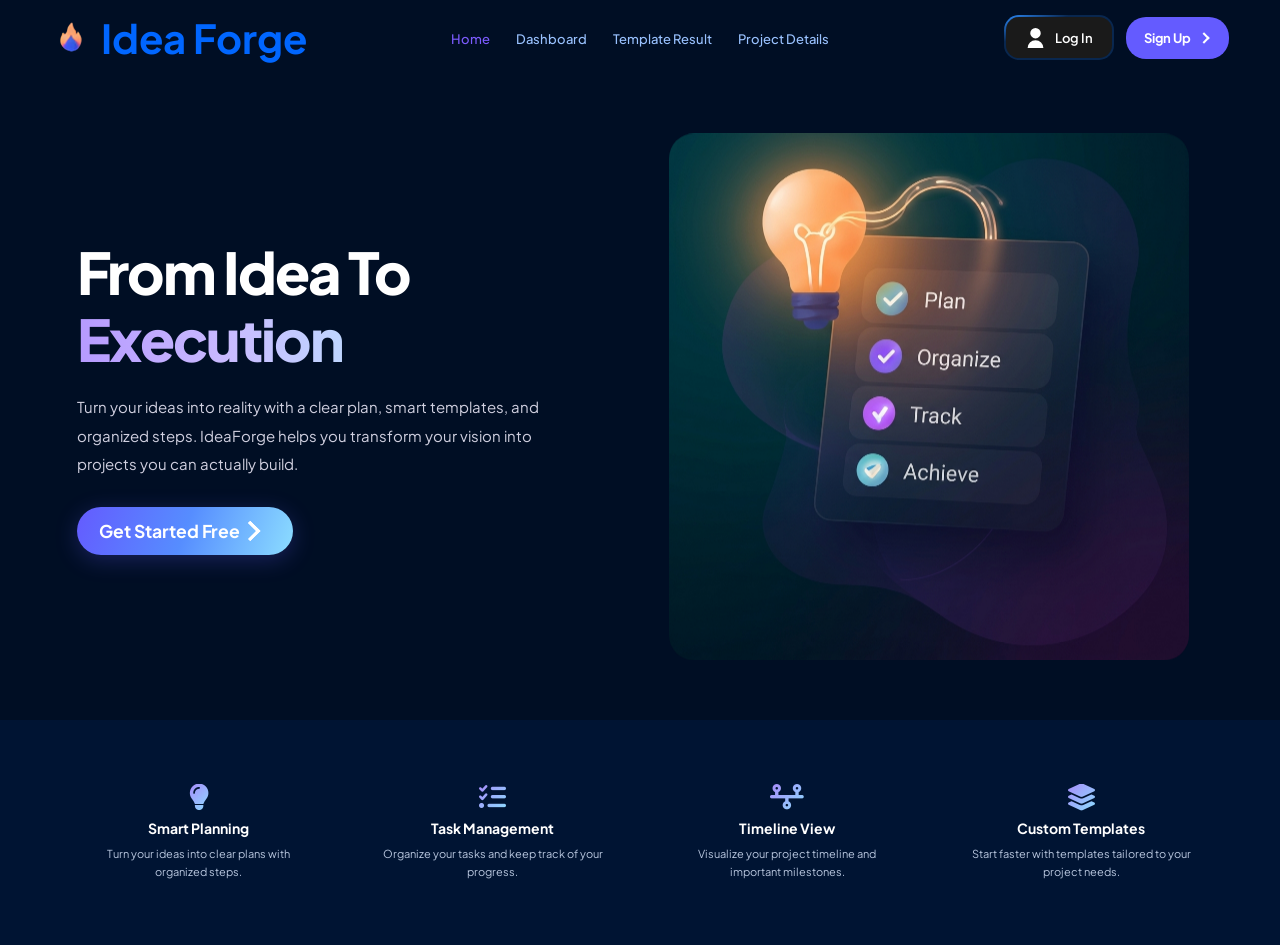
<file: index.html>
<!DOCTYPE html>
<html lang="en">

<head>
    <meta charset="UTF-8">
    <meta http-equiv="refresh" content="0; url=files_html/index.html">
    <title>IdeaForge</title>
</head>

<body>
    <p>Redirecting to IdeaForge...</p>
</body>

</html>
</file>
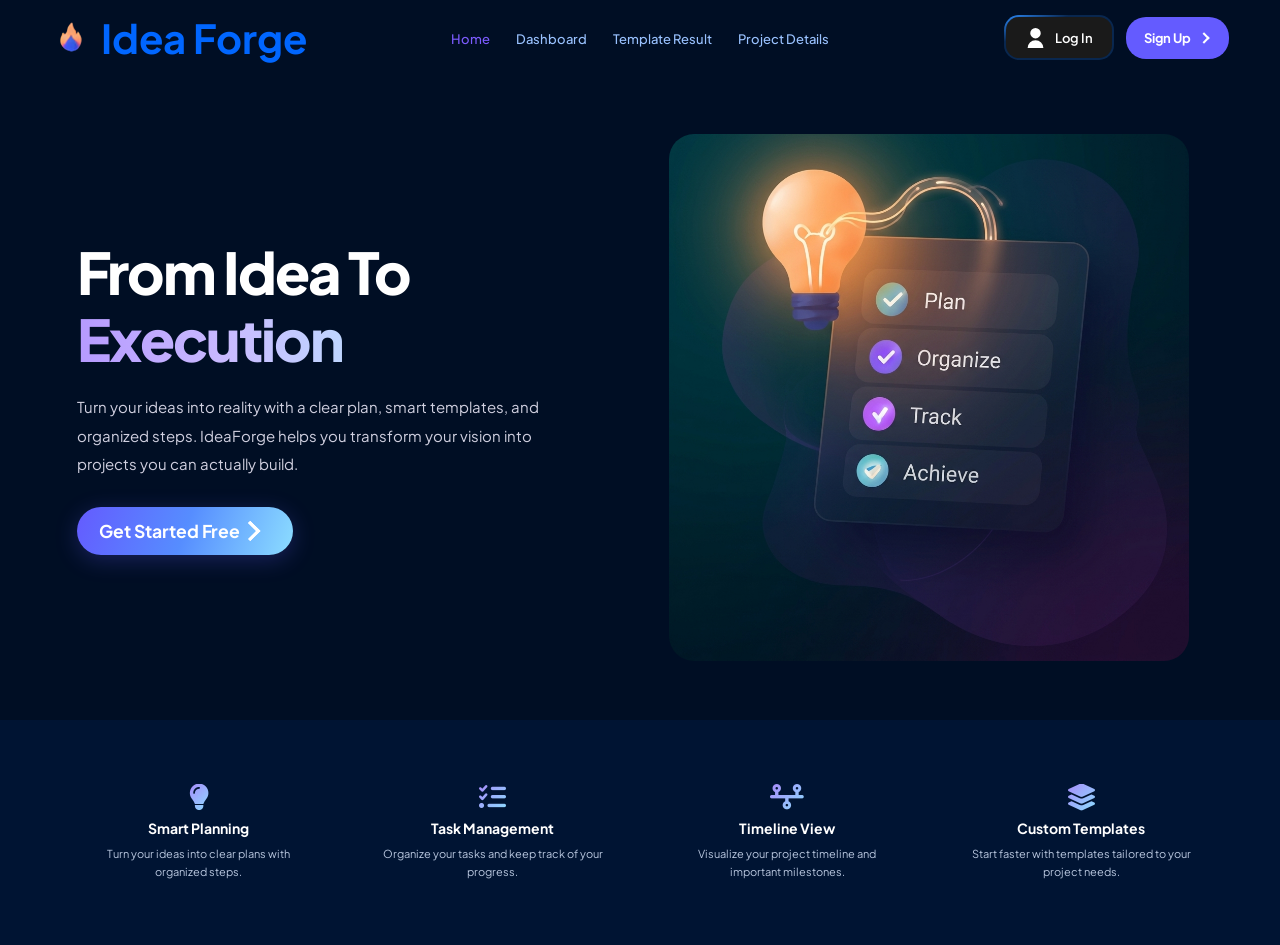
<file: files_html/index.html>
<!DOCTYPE html>
<html lang="en">
<head>
    <meta charset="UTF-8">
    <meta name="viewport" content="width=device-width, initial-scale=1.0">
    <title>Landing page</title>
    <link rel="stylesheet" href="../files_css/main.css">
    <!--icons-->
    <link rel="stylesheet" href="https://cdnjs.cloudflare.com/ajax/libs/font-awesome/6.5.2/css/all.min.css">
    <!--font-->
    <link rel="preconnect" href="https://fonts.googleapis.com">
    <link rel="preconnect" href="https://fonts.gstatic.com" crossorigin>
    <link href="https://fonts.googleapis.com/css2?family=Plus+Jakarta+Sans:wght@400;500;600;700;800&display=swap"
        rel="stylesheet">

</head>
<body>
<!-- Section One: 80% -->
<section class="section-one" id="home">
    <div class="section-one-grid">

        <!-- Navbar -->
        <nav class="navbar">

            <!-- Logo -->
            <a href="#home" class="brand">
                <img src="../photo/Screenshot_2026-10-31_204223-removebg-preview.png" alt="IdeaForge Logo">
                <span>Idea Forge</span>
            </a>

            <!-- Navigation Links -->
            <ul class="nav-links">
                <li><a href="#home" class="active">Home</a></li>
                <li><a href="dashboard.html">Dashboard</a></li>
                <li><a href="template-result.html">Template Result</a></li>
                <li><a href="project-details.html">Project Details</a></li>
            </ul>

            <!-- Login & Sign Up -->
            <div class="nav-actions">

                <a href="login.html" class="user-profile" aria-label="User Login Button">
                    <div class="user-profile-inner">
                        <svg aria-hidden="true" xmlns="http://www.w3.org/2000/svg" viewBox="0 0 24 24">
                            <path d="M12 13a6 6 0 1 0 0-12 6 6 0 0 0 0 12zm0 2a9 9 0 0 0-9 9h18a9 9 0 0 0-9-9z" />
                        </svg>
                        <span>Log In</span>
                    </div>
                </a>

                <a href="signup.html" class="signup-btn">
                    <span>Sign Up</span>
                    <span class="arrow-wrapper">
                        <span class="arrow"></span>
                    </span>
                </a>

            </div>
        </nav>

        <!-- Hero Content: Two Columns -->
        <div class="hero-content">
        
            <!-- Column One: Text & Button -->
            <div class="hero-column-one">
        
                <h1 class="hero-title">
                    <span class="title-white">From Idea To</span>
                    <span class="title-gradient">Execution</span>
                </h1>
        
                <p class="hero-description">
                    Turn your ideas into reality with a clear plan, smart templates,
                    and organized steps. IdeaForge helps you transform your vision
                    into projects you can actually build.
                </p>
        
                <!-- Next Button -->
                <a href="signup.html" class="hero-next-button">
                    <span>Get Started Free</span>
                
                    <svg xmlns="http://www.w3.org/2000/svg" viewBox="0 0 66 43" aria-hidden="true">
                        <polygon points="39.58,4.46 44.11,0 66,21.5 44.11,43 39.58,38.54 56.94,21.5"></polygon>
                        <polygon points="19.79,4.46 24.32,0 46.21,21.5 24.32,43 19.79,38.54 37.15,21.5"></polygon>
                        <polygon points="0,4.46 4.53,0 26.42,21.5 4.53,38.54 17.36,21.5"></polygon>
                    </svg>
                </a>
        
            </div>
        
            <!-- Column Two: Your Image -->
            <div class="hero-column-two">
                <img src="../photo/Gemini_Generated_Image_dlk3fydlk3fydlk3.jpg" alt="IdeaForge Illustration" class="hero-image">
            </div>
        
        </div>


    </div>
</section>

<!-- Section Two: 20% -->
<section class="section-two">
    <div class="features-container">

        <!-- Smart Planning -->
        <div class="feature-card">
            <i class="fa-solid fa-lightbulb feature-icon"></i>
            <h3>Smart Planning</h3>
            <p>Turn your ideas into clear plans with organized steps.</p>
        </div>

        <!-- Task Management -->
        <div class="feature-card">
            <i class="fa-solid fa-list-check feature-icon"></i>
            <h3>Task Management</h3>
            <p>Organize your tasks and keep track of your progress.</p>
        </div>

        <!-- Timeline View -->
        <div class="feature-card">
            <i class="fa-solid fa-timeline feature-icon"></i>
            <h3>Timeline View</h3>
            <p>Visualize your project timeline and important milestones.</p>
        </div>

        <!-- Custom Templates -->
        <div class="feature-card">
            <i class="fa-solid fa-layer-group feature-icon"></i>
            <h3>Custom Templates</h3>
            <p>Start faster with templates tailored to your project needs.</p>
        </div>

    </div>
</section>
</body>
</html>
</file>
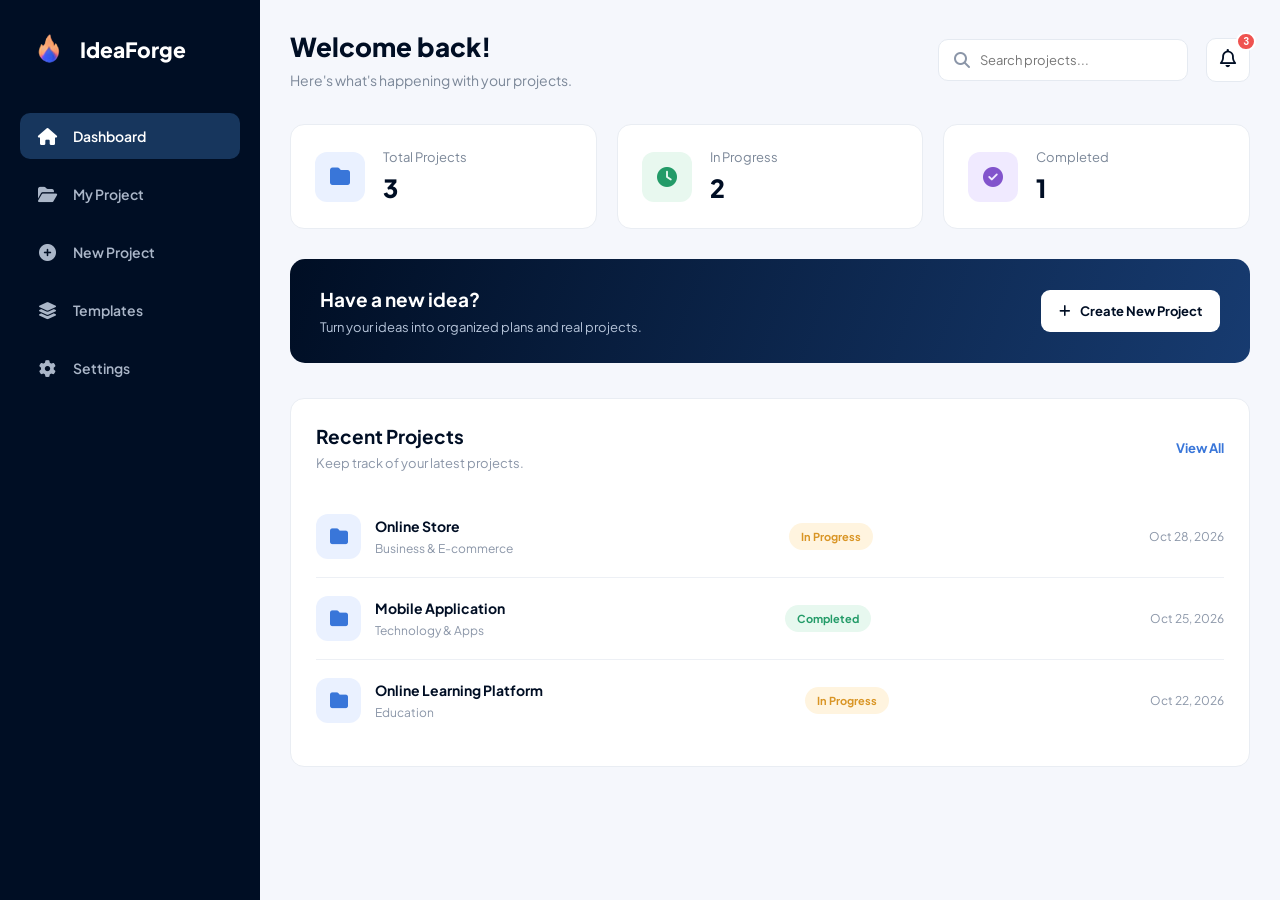
<file: files_html/dashboard.html>
<!DOCTYPE html>
<html lang="en">

<head>
    <meta charset="UTF-8">
    <meta name="viewport" content="width=device-width, initial-scale=1.0">
    <title>IdeaForge | Dashboard</title>
    <link rel="stylesheet" href="../files_css/dashboard.css">
    <!--icons-->
    <link rel="stylesheet" href="https://cdnjs.cloudflare.com/ajax/libs/font-awesome/6.5.2/css/all.min.css">
    <!--font-->
    <link rel="preconnect" href="https://fonts.googleapis.com">
    <link rel="preconnect" href="https://fonts.gstatic.com" crossorigin>
    <link href="https://fonts.googleapis.com/css2?family=Plus+Jakarta+Sans:wght@400;500;600;700;800&display=swap"
        rel="stylesheet">
</head>

<body>
    <div class="dashboard-container">
        <!-- Sidebar -->
        <aside class="sidebar">
            <!-- Brand -->
            <div class="brand">
                <img src="../photo/Screenshot_2026-10-31_204223-removebg-preview.png" alt="IdeaForge Logo">
                <span>IdeaForge</span>
            </div>
            <!-- Navigation -->
            <nav class="sidebar-nav">
                <ul class="nav-links">
                    <li>
                        <a href="#" class="active">
                            <i class="fa-solid fa-house"></i>
                            <span>Dashboard</span>
                        </a>
                    </li>
    
                    <li>
                        <a href="my_project.html">
                            <i class="fa-solid fa-folder-open"></i>
                            <span>My Project</span>
                        </a>
                    </li>
    
                    <li>
                        <a href="new_project.html">
                            <i class="fa-solid fa-circle-plus"></i>
                            <span>New Project</span>
                        </a>
                    </li>
    
                    <li>
                        <a href="templates.html">
                            <i class="fa-solid fa-layer-group"></i>
                            <span>Templates</span>
                        </a>
                    </li>
    
                    <li>
                        <a href="settings.html">
                            <i class="fa-solid fa-gear"></i>
                            <span>Settings</span>
                        </a>
                    </li>
                </ul>
            </nav>
        </aside>

        <!-- Main Content -->
        <main class="dashboard-content">
            <!-- Header -->
            <header class="dashboard-header">
        
                <div class="welcome-text">
                    <h1>Welcome back!</h1>
                    <p>Here's what's happening with your projects.</p>
                </div>
        
                <div class="header-actions">
        
                    <div class="search-box">
                        <i class="fa-solid fa-magnifying-glass"></i>
                        <input type="text" id="project-search" placeholder="Search projects...">
                    </div>
        
                    <div class="notification-wrapper">
                        <button class="notification-btn" id="notification-btn" aria-label="Notifications">
                            <i class="fa-regular fa-bell"></i>
                            <span class="notification-count">3</span>
                        </button>
                    
                        <div class="notification-dropdown" id="notification-dropdown">
                            <div class="notification-header">
                                <h3>Notifications</h3>
                                <span>3 New</span>
                            </div>
                    
                            <div class="notification-list">
                                <div class="notification-item">
                                    <i class="fa-solid fa-folder-plus"></i>
                                    <div>
                                        <h4>New Project Created</h4>
                                        <p>Your project has been created successfully.</p>
                                        <small>2 minutes ago</small>
                                    </div>
                                </div>
                    
                                <div class="notification-item">
                                    <i class="fa-solid fa-circle-check"></i>
                                    <div>
                                        <h4>Project Completed</h4>
                                        <p>Mobile Application is now completed.</p>
                                        <small>1 hour ago</small>
                                    </div>
                                </div>
                    
                                <div class="notification-item">
                                    <i class="fa-solid fa-clock"></i>
                                    <div>
                                        <h4>Project Reminder</h4>
                                        <p>Don't forget to continue your project.</p>
                                        <small>Yesterday</small>
                                    </div>
                                </div>
                            </div>
                        </div>
                    </div>
        
                </div>
        
            </header>
        
        
            <!-- Statistics -->
            <section class="statistics">
        
                <div class="stat-card">
                    <div class="stat-icon blue">
                        <i class="fa-solid fa-folder"></i>
                    </div>
                    <div>
                        <p>Total Projects</p>
                        <h2 class="total-projects">12</h2>
                    </div>
                </div>
        
                <div class="stat-card">
                    <div class="stat-icon green">
                        <i class="fa-solid fa-clock"></i>
                    </div>
                    <div>
                        <p>In Progress</p>
                        <h2 class="in-progress-count">5</h2>
                    </div>
                </div>
        
                <div class="stat-card">
                    <div class="stat-icon purple">
                        <i class="fa-solid fa-circle-check"></i>
                    </div>
                    <div>
                        <p>Completed</p>
                        <h2 class="completed-count">7</h2>
                    </div>
                </div>
        
            </section>
        
        
            <!-- Create New Project -->
            <section class="create-project">
        
                <div class="create-text">
                    <h2>Have a new idea?</h2>
                    <p>Turn your ideas into organized plans and real projects.</p>
                </div>
        
                <a href="new_project.html" class="create-btn">
                    <i class="fa-solid fa-plus"></i>
                    Create New Project
                </a>
        
            </section>
        
        
            <!-- Recent Projects -->
            <section class="recent-projects">
        
                <div class="section-header">
                    <div>
                        <h2>Recent Projects</h2>
                        <p>Keep track of your latest projects.</p>
                    </div>
        
                    <a href="my-project.html">View All</a>
                </div>
        
                <div class="projects-list" id="projects-list"></div>
            </section>
        </main>
    </div>
    <script src="../files_js/dashboard.js"></script>
</body>

</html>
</file>
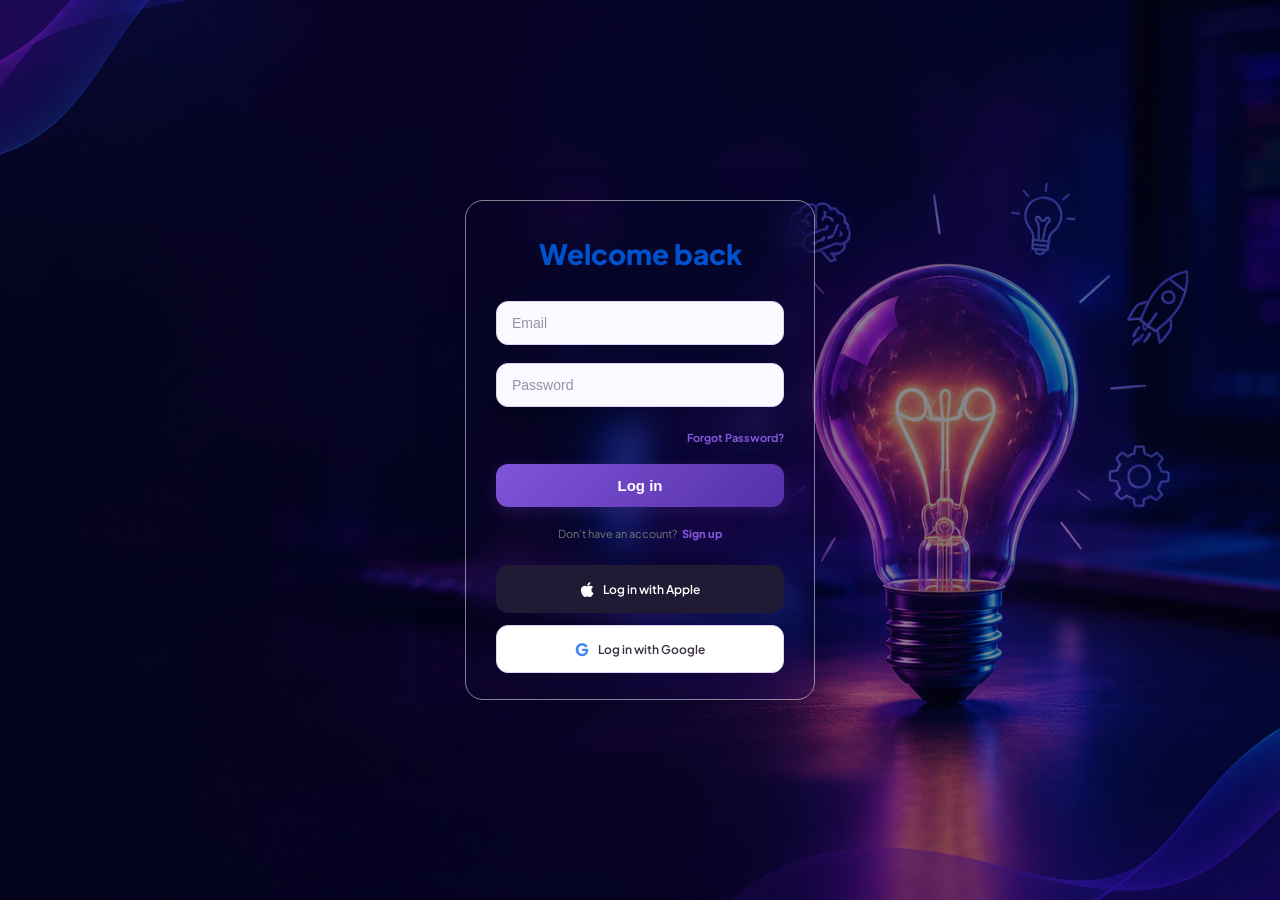
<file: files_html/login.html>
<!DOCTYPE html>
<html lang="en">

<head>
    <meta charset="UTF-8">
    <meta name="viewport" content="width=device-width, initial-scale=1.0">
    <title>IdeaForge | Login</title>
    <link rel="stylesheet" href="../files_css/registration.css">
    <!--icons-->
    <link rel="stylesheet" href="https://cdnjs.cloudflare.com/ajax/libs/font-awesome/6.5.2/css/all.min.css">
    <!--font-->
    <link rel="preconnect" href="https://fonts.googleapis.com">
    <link rel="preconnect" href="https://fonts.gstatic.com" crossorigin>
    <link href="https://fonts.googleapis.com/css2?family=Plus+Jakarta+Sans:wght@400;500;600;700;800&display=swap"
        rel="stylesheet">
</head>

<body>
    <main class="auth-background">
    
        <div class="overlay"></div>
    
        <div class="auth-card-container">
    
            <!-- Login Card -->
            <div class="form-container">
    
                <p class="title">Welcome back</p>
    
                <form class="form">
    
                    <input type="email" class="input" placeholder="Email" required>
    
                    <input type="password" class="input" placeholder="Password" required>
    
                    <p class="page-link">
                        <a href="#" class="page-link-label">Forgot Password?</a>
                    </p>
    
                    <button type="submit" class="form-btn">Log in</button>
    
                </form>
    
                <p class="sign-up-label">
                    Don't have an account?
                    <a href="signup.html" class="sign-up-link">Sign up</a>
                </p>
    
                <div class="buttons-container">
    
                    <button type="button" class="apple-login-button">
                        <span class="social-icon"><i class="fa-brands fa-apple" style="color: rgb(255, 255, 255);"></i></span>
                        Log in with Apple
                    </button>
    
                    <button type="button" class="google-login-button">
                        <span class="social-icon google-icon">G</span>
                        Log in with Google
                    </button>
    
                </div>
    
            </div>
    
        </div>
    
    </main>

</body>

</html>
</file>
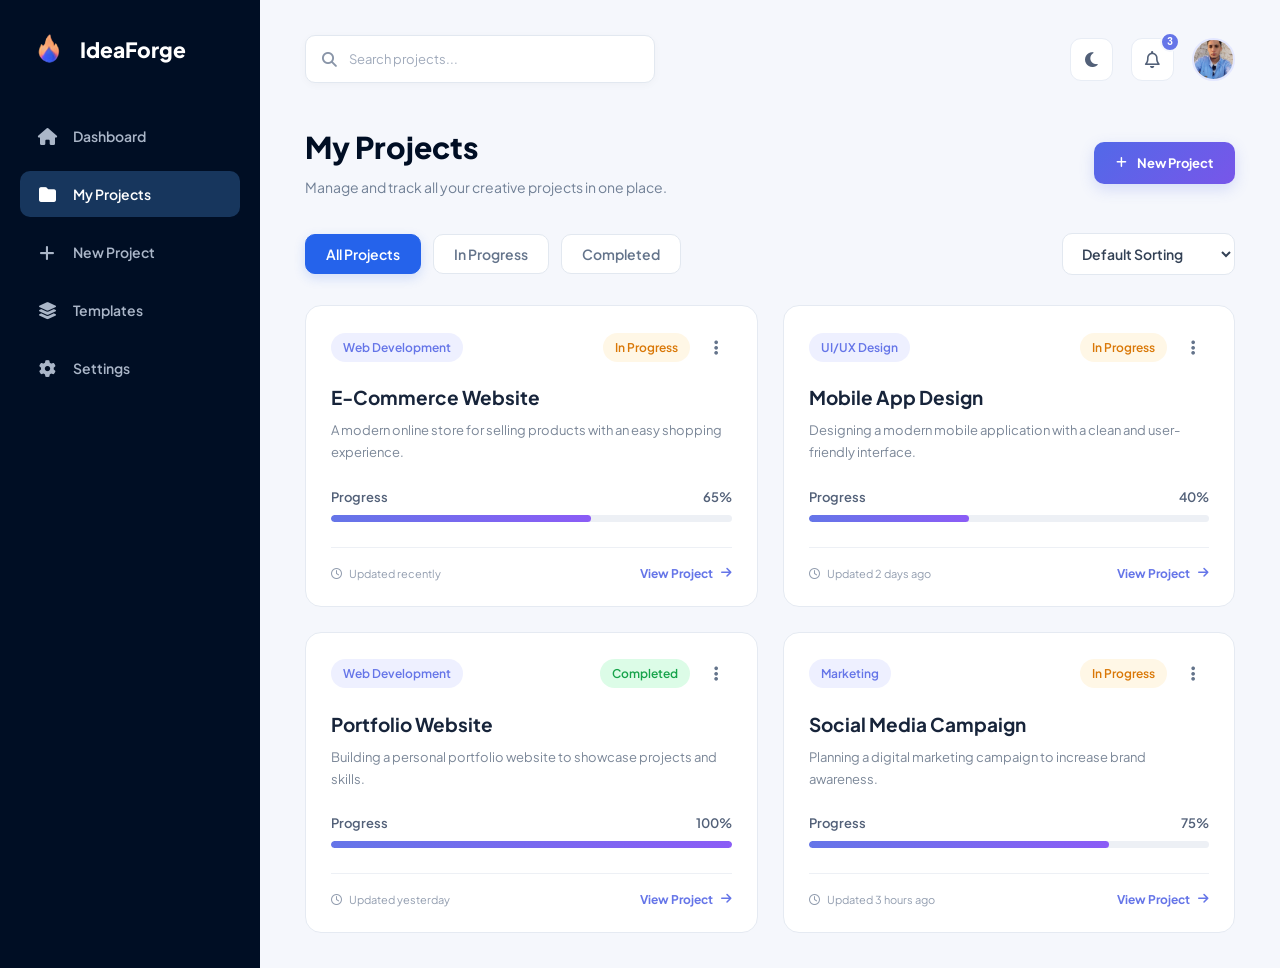
<file: files_html/my_project.html>
<!DOCTYPE html>
<html lang="en">

<head>
    <meta charset="UTF-8">
    <meta name="viewport" content="width=device-width, initial-scale=1.0">
    <title>IdeaForge | My Projects</title>
    <link rel="stylesheet" href="../files_css/my_project.css">
    <!--icons-->
    <link rel="stylesheet" href="https://cdnjs.cloudflare.com/ajax/libs/font-awesome/6.5.2/css/all.min.css">
    <!--font-->
    <link rel="preconnect" href="https://fonts.googleapis.com">
    <link rel="preconnect" href="https://fonts.gstatic.com" crossorigin>
    <link href="https://fonts.googleapis.com/css2?family=Plus+Jakarta+Sans:wght@400;500;600;700;800&display=swap"
        rel="stylesheet">
</head>

<body>

    <div class="dashboard-container">

        <!-- Sidebar -->
        <aside class="sidebar">

            <div class="sidebar-header">
                <img src="../photo/Screenshot_2026-10-31_204223-removebg-preview.png" alt="IdeaForge Logo">
                <h2>IdeaForge</h2>
            </div>

            <nav class="sidebar-nav">

                <a href="dashboard.html" class="nav-link">
                    <i class="fa-solid fa-house"></i>
                    <span>Dashboard</span>
                </a>

                <a href="my_project.html" class="nav-link active">
                    <i class="fa-solid fa-folder"></i>
                    <span>My Projects</span>
                </a>

                <a href="new_project.html" class="nav-link">
                    <i class="fa-solid fa-plus"></i>
                    <span>New Project</span>
                </a>

                <a href="templates.html" class="nav-link">
                    <i class="fa-solid fa-layer-group"></i>
                    <span>Templates</span>
                </a>

                <a href="settings.html" class="nav-link">
                    <i class="fa-solid fa-gear"></i>
                    <span>Settings</span>
                </a>

            </nav>

        </aside>


        <!-- Main Content -->
        <main class="main-content">

            <!-- Top Toolbar -->
            <div class="top-toolbar">

            <!-- Search -->
            <div class="search-box">
                <i class="fa-solid fa-magnifying-glass"></i>

                <input type="text" id="projectSearch" placeholder="Search projects...">

                <button type="button" id="clearSearch">
                    <i class="fa-solid fa-xmark"></i>
                </button>
            </div>


                <!-- Toolbar Actions -->
                <div class="toolbar-actions">

                    <!-- Theme Toggle -->
                    <button class="theme-toggle" id="themeToggle" aria-label="Toggle theme">
                        <i class="fa-solid fa-moon"></i>
                    </button>


                    <!-- Notifications -->
                    <div class="notification-wrapper">

                        <button class="notification-btn" id="notificationBtn" aria-label="Notifications">
                            <i class="fa-regular fa-bell"></i>
                            <span class="notification-count">3</span>
                        </button>


                        <!-- Notifications Dropdown -->
                        <div class="notification-dropdown" id="notificationDropdown">

                            <div class="notification-header">
                                <h3>Notifications</h3>
                                <span>3 New</span>
                            </div>


                            <div class="notification-list">

                                <div class="notification-item">

                                    <span class="notification-icon">
                                        <i class="fa-solid fa-folder-plus"></i>
                                    </span>

                                    <div class="notification-content">
                                        <h4>New Project Created</h4>
                                        <p>Your project was created successfully.</p>
                                        <small>Recently</small>
                                    </div>

                                </div>


                                <div class="notification-item">

                                    <span class="notification-icon">
                                        <i class="fa-solid fa-clock"></i>
                                    </span>

                                    <div class="notification-content">
                                        <h4>Project Reminder</h4>
                                        <p>Don't forget to review your project tasks.</p>
                                        <small>Recently</small>
                                    </div>

                                </div>


                                <div class="notification-item">

                                    <span class="notification-icon">
                                        <i class="fa-solid fa-check-circle"></i>
                                    </span>

                                    <div class="notification-content">
                                        <h4>Project Updated</h4>
                                        <p>Your project information has been updated.</p>
                                        <small>Recently</small>
                                    </div>

                                </div>

                            </div>

                        </div>

                    </div>


                    <!-- Profile Picture -->
                    <div class="profile-picture">
                        <img src="../photo/WhatsApp Image 2026-11-05 at 12.51.22 AM.jpeg" alt="Profile Picture">
                    </div>

                </div>

            </div>


            <!-- Page Header -->
            <header class="page-header">

                <div class="header-text">
                    <h1>My Projects</h1>
                    <p>Manage and track all your creative projects in one place.</p>
                </div>

                <a href="new_project.html" class="new-project-btn">
                    <i class="fa-solid fa-plus"></i>
                    New Project
                </a>
            </header>

            <!-- Project Filters -->
            <div class="project-filters">
            
                <button class="filter-btn active" data-filter="all">
                    All Projects
                </button>
            
                <button class="filter-btn" data-filter="in-progress">
                    In Progress
                </button>
            
                <button class="filter-btn" data-filter="completed">
                    Completed
                </button>
            
                <!-- Sort Projects -->
                <div class="sort-wrapper">
                
                    <select id="projectSort">
                        <option value="default">Default Sorting</option>
                        <option value="name">Name (A-Z)</option>
                        <option value="progress">Progress</option>
                    </select>
                
                </div>
            </div>

            <!-- Projects Section -->
            <section class="projects-section">
            
                <div class="projects-grid">
            
                    <!-- Project Card 1 -->
                    <div class="project-card">
            
                        <div class="project-card-header">
                            <span class="project-category">Web Development</span>
            
                            <div class="project-card-actions">
                            
                                <span class="project-status in-progress">In Progress</span>
                            
                                <div class="card-menu-wrapper">
                            
                                    <button class="card-menu-btn" type="button">
                                        <i class="fa-solid fa-ellipsis-vertical"></i>
                                    </button>
                            
                                    <div class="card-dropdown">
                            
                                        <button class="dropdown-item edit-project">
                                            <i class="fa-solid fa-pen"></i>
                                            Edit Project
                                        </button>
                            
                                        <button class="dropdown-item delete-project">
                                            <i class="fa-solid fa-trash"></i>
                                            Delete Project
                                        </button>
                            
                                    </div>
                            
                                </div>
                            
                            </div>
                        </div>
            
                        <h3 class="project-title">E-Commerce Website</h3>
            
                        <p class="project-description">
                            A modern online store for selling products with an easy shopping experience.
                        </p>
            
                        <div class="project-progress">
                            <div class="progress-info">
                                <span>Progress</span>
                                <span>65%</span>
                            </div>
            
                            <div class="progress-bar">
                                <div class="progress-fill" style="width: 65%;"></div>
                            </div>
                        </div>
            
                        <div class="project-card-footer">
                            <span class="last-updated">
                                <i class="fa-regular fa-clock"></i>
                                Updated recently
                            </span>
            
                            <a href="#" class="view-project-btn">
                                View Project
                                <i class="fa-solid fa-arrow-right"></i>
                            </a>
                        </div>
            
                    </div>
            
            
                    <!-- Project Card 2 -->
                    <div class="project-card">
            
                        <div class="project-card-header">
                            <span class="project-category">UI/UX Design</span>
            
                            <div class="project-card-actions">
                            
                                <span class="project-status in-progress">In Progress</span>
                            
                                <div class="card-menu-wrapper">
                            
                                    <button class="card-menu-btn" type="button">
                                        <i class="fa-solid fa-ellipsis-vertical"></i>
                                    </button>
                            
                                    <div class="card-dropdown">
                            
                                        <button class="dropdown-item edit-project">
                                            <i class="fa-solid fa-pen"></i>
                                            Edit Project
                                        </button>
                            
                                        <button class="dropdown-item delete-project">
                                            <i class="fa-solid fa-trash"></i>
                                            Delete Project
                                        </button>
                            
                                    </div>
                            
                                </div>
                            
                            </div>
                        </div>
            
                        <h3 class="project-title">Mobile App Design</h3>
            
                        <p class="project-description">
                            Designing a modern mobile application with a clean and user-friendly interface.
                        </p>
            
                        <div class="project-progress">
                            <div class="progress-info">
                                <span>Progress</span>
                                <span>40%</span>
                            </div>
            
                            <div class="progress-bar">
                                <div class="progress-fill" style="width: 40%;"></div>
                            </div>
                        </div>
            
                        <div class="project-card-footer">
                            <span class="last-updated">
                                <i class="fa-regular fa-clock"></i>
                                Updated 2 days ago
                            </span>
            
                            <a href="#" class="view-project-btn">
                                View Project
                                <i class="fa-solid fa-arrow-right"></i>
                            </a>
                        </div>
            
                    </div>
            
            
                    <!-- Project Card 3 -->
                    <div class="project-card">
            
                        <div class="project-card-header">
                            <span class="project-category">Web Development</span>
            
                            <div class="project-card-actions">
                            
                                <span class="project-status completed">Completed</span>
                            
                                <div class="card-menu-wrapper">
                            
                                    <button class="card-menu-btn" type="button">
                                        <i class="fa-solid fa-ellipsis-vertical"></i>
                                    </button>
                            
                                    <div class="card-dropdown">
                            
                                        <button class="dropdown-item edit-project">
                                            <i class="fa-solid fa-pen"></i>
                                            Edit Project
                                        </button>
                            
                                        <button class="dropdown-item delete-project">
                                            <i class="fa-solid fa-trash"></i>
                                            Delete Project
                                        </button>
                            
                                    </div>
                            
                                </div>
                            
                            </div>
                        </div>
            
                        <h3 class="project-title">Portfolio Website</h3>
            
                        <p class="project-description">
                            Building a personal portfolio website to showcase projects and skills.
                        </p>
            
                        <div class="project-progress">
                            <div class="progress-info">
                                <span>Progress</span>
                                <span>100%</span>
                            </div>
            
                            <div class="progress-bar">
                                <div class="progress-fill" style="width: 100%;"></div>
                            </div>
                        </div>
            
                        <div class="project-card-footer">
                            <span class="last-updated">
                                <i class="fa-regular fa-clock"></i>
                                Updated yesterday
                            </span>
            
                            <a href="#" class="view-project-btn">
                                View Project
                                <i class="fa-solid fa-arrow-right"></i>
                            </a>
                        </div>
            
                    </div>
            
            
                    <!-- Project Card 4 -->
                    <div class="project-card">
            
                        <div class="project-card-header">
                            <span class="project-category">Marketing</span>
            
                            <div class="project-card-actions">
                            
                                <span class="project-status in-progress">In Progress</span>
                            
                                <div class="card-menu-wrapper">
                            
                                    <button class="card-menu-btn" type="button">
                                        <i class="fa-solid fa-ellipsis-vertical"></i>
                                    </button>
                            
                                    <div class="card-dropdown">
                            
                                        <button class="dropdown-item edit-project">
                                            <i class="fa-solid fa-pen"></i>
                                            Edit Project
                                        </button>
                            
                                        <button class="dropdown-item delete-project">
                                            <i class="fa-solid fa-trash"></i>
                                            Delete Project
                                        </button>
                            
                                    </div>
                            
                                </div>
                            
                            </div>
                        </div>
            
                        <h3 class="project-title">Social Media Campaign</h3>
            
                        <p class="project-description">
                            Planning a digital marketing campaign to increase brand awareness.
                        </p>
            
                        <div class="project-progress">
                            <div class="progress-info">
                                <span>Progress</span>
                                <span>75%</span>
                            </div>
            
                            <div class="progress-bar">
                                <div class="progress-fill" style="width: 75%;"></div>
                            </div>
                        </div>
            
                        <div class="project-card-footer">
                            <span class="last-updated">
                                <i class="fa-regular fa-clock"></i>
                                Updated 3 hours ago
                            </span>
            
                            <a href="#" class="view-project-btn">
                                View Project
                                <i class="fa-solid fa-arrow-right"></i>
                            </a>
                        </div>
            
                    </div>
            
                </div>
            
            </section>

<!-- Edit Project Modal -->
<div class="edit-modal" id="editModal">

    <div class="edit-modal-content">

        <div class="edit-modal-header">
            <h2>Edit Project</h2>

            <button type="button" class="close-modal" id="closeEditModal">
                <i class="fa-solid fa-xmark"></i>
            </button>
        </div>

        <form id="editProjectForm">

            <!-- Project Name -->
            <div class="form-group">
                <label for="editProjectName">Project Name</label>
                <input type="text" id="editProjectName" required>
            </div>

            <!-- Description -->
            <div class="form-group">
                <label for="editProjectDescription">Description</label>
                <textarea id="editProjectDescription" required></textarea>
            </div>

            <!-- Category -->
            <div class="form-group">
                <label for="editProjectCategory">Category</label>
                <input type="text" id="editProjectCategory" required>
            </div>

            <!-- Buttons -->
            <div class="edit-modal-buttons">

                <button type="button" id="cancelEdit">Cancel</button>

                <button type="submit" id="saveEdit">
                    Save Changes
                </button>

            </div>

        </form>

    </div>

</div>
<!-- Delete Project Modal -->
<div class="delete-modal" id="deleteModal">

    <div class="delete-modal-content">

        <div class="delete-icon">
            <i class="fa-solid fa-trash"></i>
        </div>

        <h2>Delete Project?</h2>

        <p>
            Are you sure you want to delete this project?
            This action cannot be undone.
        </p>

        <div class="delete-modal-buttons">

            <button type="button" id="cancelDelete">
                Cancel
            </button>

            <button type="button" id="confirmDelete">
                Delete Project
            </button>

        </div>

    </div>

</div>

        </main>
    </div>
<script src="../files_js/my_project.js"></script>
</body>
</html>
</file>
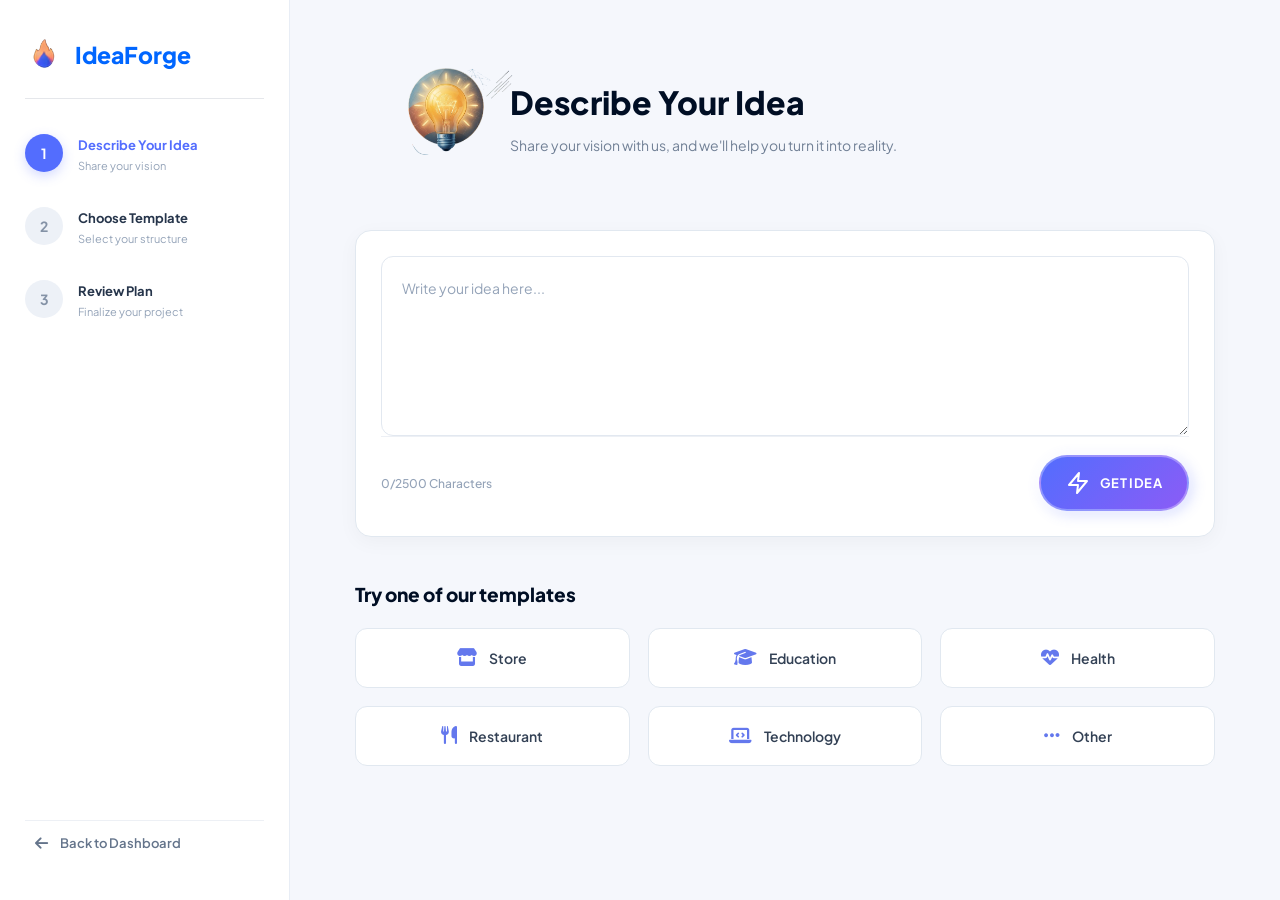
<file: files_html/new_project.html>
<!DOCTYPE html>
<html lang="en">
<head>
    <meta charset="UTF-8">
    <meta name="viewport" content="width=device-width, initial-scale=1.0">
    <title>IdeaForge | New Project</title>
    <link rel="stylesheet" href="../files_css/new_project.css">
    <!--icons-->
    <link rel="stylesheet" href="https://cdnjs.cloudflare.com/ajax/libs/font-awesome/6.5.2/css/all.min.css">
    <!--font-->
    <link rel="preconnect" href="https://fonts.googleapis.com">
    <link rel="preconnect" href="https://fonts.gstatic.com" crossorigin>
    <link href="https://fonts.googleapis.com/css2?family=Plus+Jakarta+Sans:wght@400;500;600;700;800&display=swap"
        rel="stylesheet">
</head>

<body>
    <div class="dashboard-container">
        <!-- Steps Sidebar -->
        <aside class="steps-sidebar">
            <div class="steps-header">
                <img src="../photo/Screenshot_2026-10-31_204223-removebg-preview.png" alt="IdeaForge Logo">
                <h2>IdeaForge</h2>
            </div>

            <div class="steps-list">
                <div class="step active">
                    <span class="step-number">1</span>
                    <div class="step-info">
                        <h3>Describe Your Idea</h3>
                        <p>Share your vision</p>
                    </div>
                </div>

                <div class="step">
                    <span class="step-number">2</span>
                    <div class="step-info">
                        <h3>Choose Template</h3>
                        <p>Select your structure</p>
                    </div>
                </div>

                <div class="step">
                    <span class="step-number">3</span>
                    <div class="step-info">
                        <h3>Review Plan</h3>
                        <p>Finalize your project</p>
                    </div>
                </div>
            </div>

            <a href="dashboard.html" class="back-dashboard">
                <i class="fa-solid fa-arrow-left"></i>
                Back to Dashboard
            </a>
        </aside>

        <!-- Main Content -->
        <main class="main-content">
            <div class="content-wrapper">
                <!-- Header -->
                <div class="page-header">
                    <!-- Bulb Image -->
                    <div class="bulb-image">
                        <img src="../photo/Gemini_Generated_Image_pvvqcbpvvqcbpvvq-removebg-preview(2).png"
                            alt="Creative Idea">
                    </div>

                    <div class="header-text">
                        <h1>Describe Your Idea</h1>
                        <p>
                            Share your vision with us, and we'll help you turn it into reality.
                        </p>
                    </div>
                </div>

                <!-- Idea Form -->
                <section class="idea-section">
                    <div class="idea-box">
                        <textarea id="ideaInput" placeholder="Write your idea here..." maxlength="2500"></textarea>

                        <div class="idea-footer">
                            <span class="character-count" id="characterCount">
                                0/2500 Characters
                            </span>

                            <!-- Get Idea Button -->
                            <button class="explore-btn" type="button">
                                <svg viewBox="0 0 24 24" width="24" height="24" stroke="currentColor" stroke-width="2"
                                    fill="none" stroke-linecap="round" stroke-linejoin="round">

                                    <polygon points="13 2 3 14 12 14 11 22 21 10 12 10 13 2"></polygon>
                                </svg>
                                Get Idea
                            </button>
                        </div>
                    </div>
                </section>


                <!-- Project Result -->
                <section class="project-result" id="projectResult">
                
                    <div class="result-header">
                        <h2 id="resultTitle"></h2>
                        <p id="resultDescription"></p>
                    </div>
                
                    <div class="result-goals">
                        <h3>Project Goals</h3>
                        <ul id="resultGoals"></ul>
                    </div>
                
                </section>



                <!-- Templates -->
                <section class="templates-section">
                    <h2>Try one of our templates</h2>
                    <div class="templates-grid">
                    
                        <button class="template-btn" data-category="store" type="button">
                            <i class="fa-solid fa-store"></i>
                            Store
                        </button>
                    
                        <button class="template-btn" data-category="education" type="button">
                            <i class="fa-solid fa-graduation-cap"></i>
                            Education
                        </button>
                    
                        <button class="template-btn" data-category="health" type="button">
                            <i class="fa-solid fa-heart-pulse"></i>
                            Health
                        </button>
                    
                        <button class="template-btn" data-category="restaurant" type="button">
                            <i class="fa-solid fa-utensils"></i>
                            Restaurant
                        </button>
                    
                        <button class="template-btn" data-category="technology" type="button">
                            <i class="fa-solid fa-laptop-code"></i>
                            Technology
                        </button>
                    
                        <button class="template-btn" data-category="other" type="button">
                            <i class="fa-solid fa-ellipsis"></i>
                            Other
                        </button>
                    
                    </div>
                </section>
            </div>
        </main>
    </div>
    <script src="../files_js/new_project.js"></script>
</body>

</html>
</file>
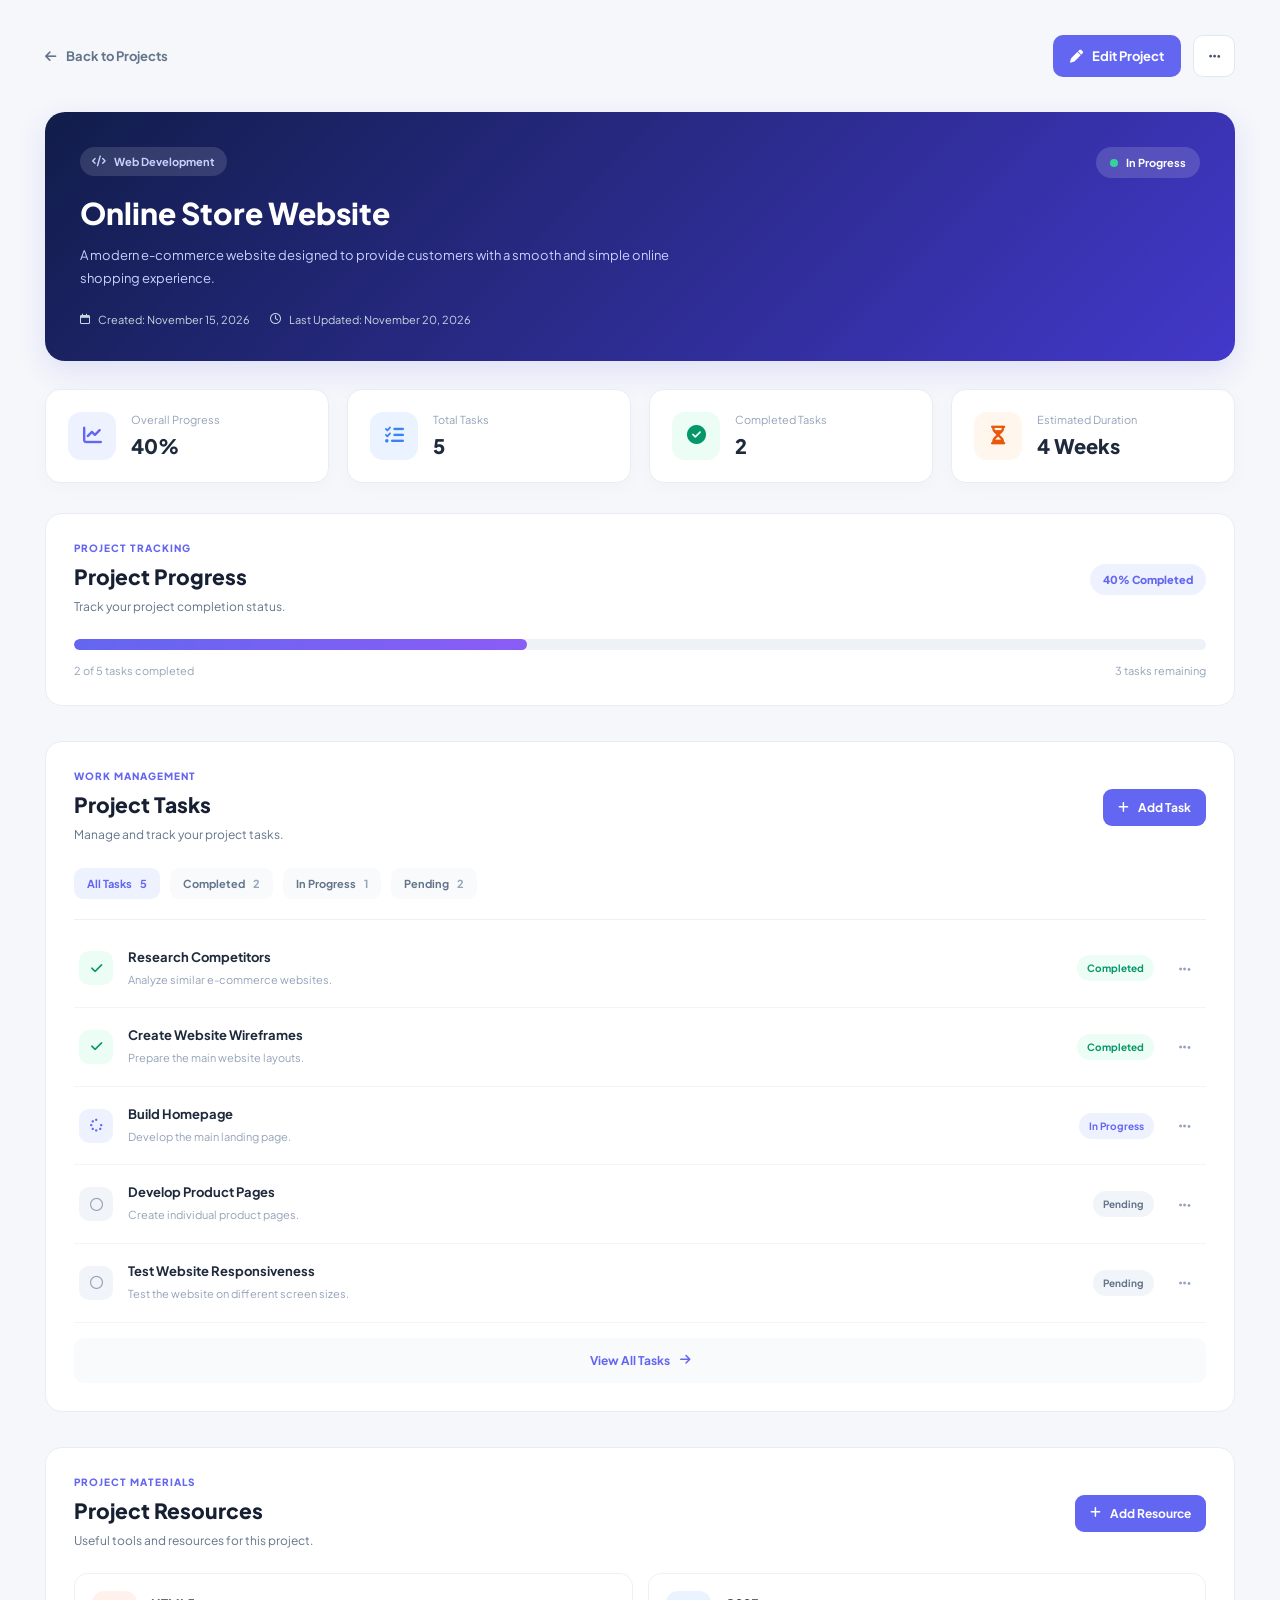
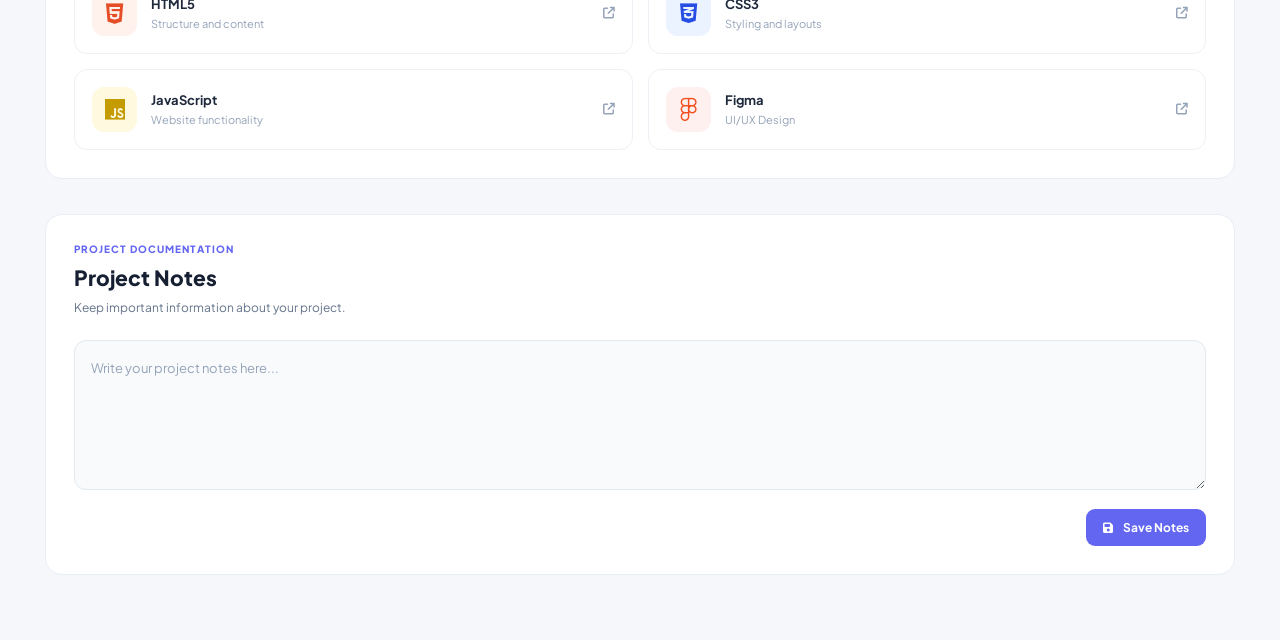
<file: files_html/project-details.html>
<!DOCTYPE html>
<html lang="en">

<head>
    <meta charset="UTF-8">
    <meta name="viewport" content="width=device-width, initial-scale=1.0">
    <title>Project Details | IdeaForge</title>
    <!-- Google Font -->
    <link rel="preconnect" href="https://fonts.googleapis.com">
    <link rel="preconnect" href="https://fonts.gstatic.com" crossorigin>
    <link href="https://fonts.googleapis.com/css2?family=Plus+Jakarta+Sans:wght@400;500;600;700;800&display=swap"
        rel="stylesheet">
    <!-- Font Awesome -->
    <link rel="stylesheet" href="https://cdnjs.cloudflare.com/ajax/libs/font-awesome/6.5.0/css/all.min.css">
    <!-- CSS -->
    <link rel="stylesheet" href="../files_css/project-details.css">
</head>

<body>
<div class="project-details-container">

    <!-- Page Header -->
    <header class="page-header">

        <a href="my_project.html" class="back-link">
            <i class="fa-solid fa-arrow-left"></i>
            Back to Projects
        </a>

        <div class="header-actions">

            <button class="edit-project-btn" type="button">
                <i class="fa-solid fa-pen"></i>
                Edit Project
            </button>

            <button class="more-options-btn" type="button">
                <i class="fa-solid fa-ellipsis"></i>
            </button>

        </div>

    </header>


    <!-- Project Hero -->
    <section class="project-hero">

        <div class="project-hero-content">

            <div class="project-category">
                <i class="fa-solid fa-code"></i>
                Web Development
            </div>

            <h1>Online Store Website</h1>

            <p>
                A modern e-commerce website designed to provide
                customers with a smooth and simple online shopping experience.
            </p>

            <div class="project-meta">

                <span>
                    <i class="fa-regular fa-calendar"></i>
                    Created: November 15, 2026
                </span>

                <span>
                    <i class="fa-regular fa-clock"></i>
                    Last Updated: November 20, 2026
                </span>

            </div>

        </div>

        <div class="project-status">
            <span class="status-dot"></span>
            In Progress
        </div>

    </section>


    <!-- Project Statistics -->
    <section class="project-stats">

        <div class="stat-card">

            <div class="stat-icon progress-icon">
                <i class="fa-solid fa-chart-line"></i>
            </div>

            <div class="stat-info">
                <span>Overall Progress</span>
                <h2>65%</h2>
            </div>

        </div>


        <div class="stat-card">

            <div class="stat-icon tasks-icon">
                <i class="fa-solid fa-list-check"></i>
            </div>

            <div class="stat-info">
                <span>Total Tasks</span>
                <h2>20</h2>
            </div>

        </div>


        <div class="stat-card">

            <div class="stat-icon completed-icon">
                <i class="fa-solid fa-circle-check"></i>
            </div>

            <div class="stat-info">
                <span>Completed Tasks</span>
                <h2>13</h2>
            </div>

        </div>


        <div class="stat-card">

            <div class="stat-icon time-icon">
                <i class="fa-solid fa-hourglass-half"></i>
            </div>

            <div class="stat-info">
                <span>Estimated Duration</span>
                <h2>4 Weeks</h2>
            </div>

        </div>

    </section>


    <!-- Project Progress -->
    <section class="project-progress-section">

        <div class="section-header">

            <div>
                <span class="section-label">PROJECT TRACKING</span>
                <h2>Project Progress</h2>
                <p>Track your project completion status.</p>
            </div>

            <span class="progress-percentage">65% Completed</span>

        </div>

        <div class="progress-bar-container">
            <div class="progress-bar" style="width: 65%;"></div>
        </div>

        <div class="progress-footer">
            <span>13 of 20 tasks completed</span>
            <span>7 tasks remaining</span>
        </div>

    </section>


    <!-- Project Tasks -->
    <section class="project-tasks-section">

        <div class="section-header">

            <div>
                <span class="section-label">WORK MANAGEMENT</span>
                <h2>Project Tasks</h2>
                <p>Manage and track your project tasks.</p>
            </div>

            <button class="add-task-btn" type="button">
                <i class="fa-solid fa-plus"></i>
                Add Task
            </button>

        </div>


        <div class="task-filters">
        
            <button class="task-filter active" data-filter="all" type="button">
                All Tasks <span>20</span>
            </button>
        
            <button class="task-filter" data-filter="completed" type="button">
                Completed <span>13</span>
            </button>
        
            <button class="task-filter" data-filter="in-progress" type="button">
                In Progress <span>4</span>
            </button>
        
            <button class="task-filter" data-filter="pending" type="button">
                Pending <span>3</span>
            </button>
        
        </div>


        <div class="tasks-list">

            <!-- Task 1 -->
            <div class="task-item completed" data-status="completed">

                <div class="task-checkbox">
                    <i class="fa-solid fa-check"></i>
                </div>

                <div class="task-info">
                    <h3>Research Competitors</h3>
                    <p>Analyze similar e-commerce websites.</p>
                </div>

                <span class="task-status completed-status">Completed</span>

                <button class="task-more-btn" type="button">
                    <i class="fa-solid fa-ellipsis"></i>
                </button>

            </div>


            <!-- Task 2 -->
            <div class="task-item completed" data-status="completed">

                <div class="task-checkbox">
                    <i class="fa-solid fa-check"></i>
                </div>

                <div class="task-info">
                    <h3>Create Website Wireframes</h3>
                    <p>Prepare the main website layouts.</p>
                </div>

                <span class="task-status completed-status">Completed</span>

                <button class="task-more-btn" type="button">
                    <i class="fa-solid fa-ellipsis"></i>
                </button>

            </div>


            <!-- Task 3 -->
            <div class="task-item in-progress" data-status="in-progress">

                <div class="task-checkbox">
                    <i class="fa-solid fa-spinner"></i>
                </div>

                <div class="task-info">
                    <h3>Build Homepage</h3>
                    <p>Develop the main landing page.</p>
                </div>

                <span class="task-status progress-status">In Progress</span>

                <button class="task-more-btn" type="button">
                    <i class="fa-solid fa-ellipsis"></i>
                </button>

            </div>


            <!-- Task 4 -->
            <div class="task-item pending" data-status="pending">

                <div class="task-checkbox">
                    <i class="fa-regular fa-circle"></i>
                </div>

                <div class="task-info">
                    <h3>Develop Product Pages</h3>
                    <p>Create individual product pages.</p>
                </div>

                <span class="task-status pending-status">Pending</span>

                <button class="task-more-btn" type="button">
                    <i class="fa-solid fa-ellipsis"></i>
                </button>

            </div>


            <!-- Task 5 -->
            <div class="task-item pending" data-status="pending">

                <div class="task-checkbox">
                    <i class="fa-regular fa-circle"></i>
                </div>

                <div class="task-info">
                    <h3>Test Website Responsiveness</h3>
                    <p>Test the website on different screen sizes.</p>
                </div>

                <span class="task-status pending-status">Pending</span>

                <button class="task-more-btn" type="button">
                    <i class="fa-solid fa-ellipsis"></i>
                </button>

            </div>

        </div>

        <button class="view-all-tasks-btn" type="button">
            View All Tasks
            <i class="fa-solid fa-arrow-right"></i>
        </button>

    </section>


    <!-- Project Resources -->
    <section class="project-resources-section">

        <div class="section-header">

            <div>
                <span class="section-label">PROJECT MATERIALS</span>
                <h2>Project Resources</h2>
                <p>Useful tools and resources for this project.</p>
            </div>

            <button class="add-resource-btn" type="button">
                <i class="fa-solid fa-plus"></i>
                Add Resource
            </button>

        </div>


        <div class="resources-grid">

            <div class="resource-card">

                <div class="resource-icon html-resource">
                    <i class="fa-brands fa-html5"></i>
                </div>

                <div class="resource-info">
                    <h3>HTML5</h3>
                    <p>Structure and content</p>
                </div>

                <i class="fa-solid fa-arrow-up-right-from-square resource-link"></i>

            </div>


            <div class="resource-card">

                <div class="resource-icon css-resource">
                    <i class="fa-brands fa-css3-alt"></i>
                </div>

                <div class="resource-info">
                    <h3>CSS3</h3>
                    <p>Styling and layouts</p>
                </div>

                <i class="fa-solid fa-arrow-up-right-from-square resource-link"></i>

            </div>


            <div class="resource-card">

                <div class="resource-icon js-resource">
                    <i class="fa-brands fa-js"></i>
                </div>

                <div class="resource-info">
                    <h3>JavaScript</h3>
                    <p>Website functionality</p>
                </div>

                <i class="fa-solid fa-arrow-up-right-from-square resource-link"></i>

            </div>


            <div class="resource-card">

                <div class="resource-icon figma-resource">
                    <i class="fa-brands fa-figma"></i>
                </div>

                <div class="resource-info">
                    <h3>Figma</h3>
                    <p>UI/UX Design</p>
                </div>

                <i class="fa-solid fa-arrow-up-right-from-square resource-link"></i>

            </div>

        </div>

    </section>


    <!-- Project Notes -->
    <section class="project-notes-section">

        <div class="section-header">
            <div>
                <span class="section-label">PROJECT DOCUMENTATION</span>
                <h2>Project Notes</h2>
                <p>Keep important information about your project.</p>
            </div>
        </div>

        <textarea class="project-notes" placeholder="Write your project notes here..."></textarea>

        <div class="notes-actions">
            <button class="save-notes-btn" type="button">
                <i class="fa-solid fa-floppy-disk"></i>
                Save Notes
            </button>
        </div>

    </section>
</div>
    <script src="../files_js/project-details.js"></script>
</body>

</html>
</file>
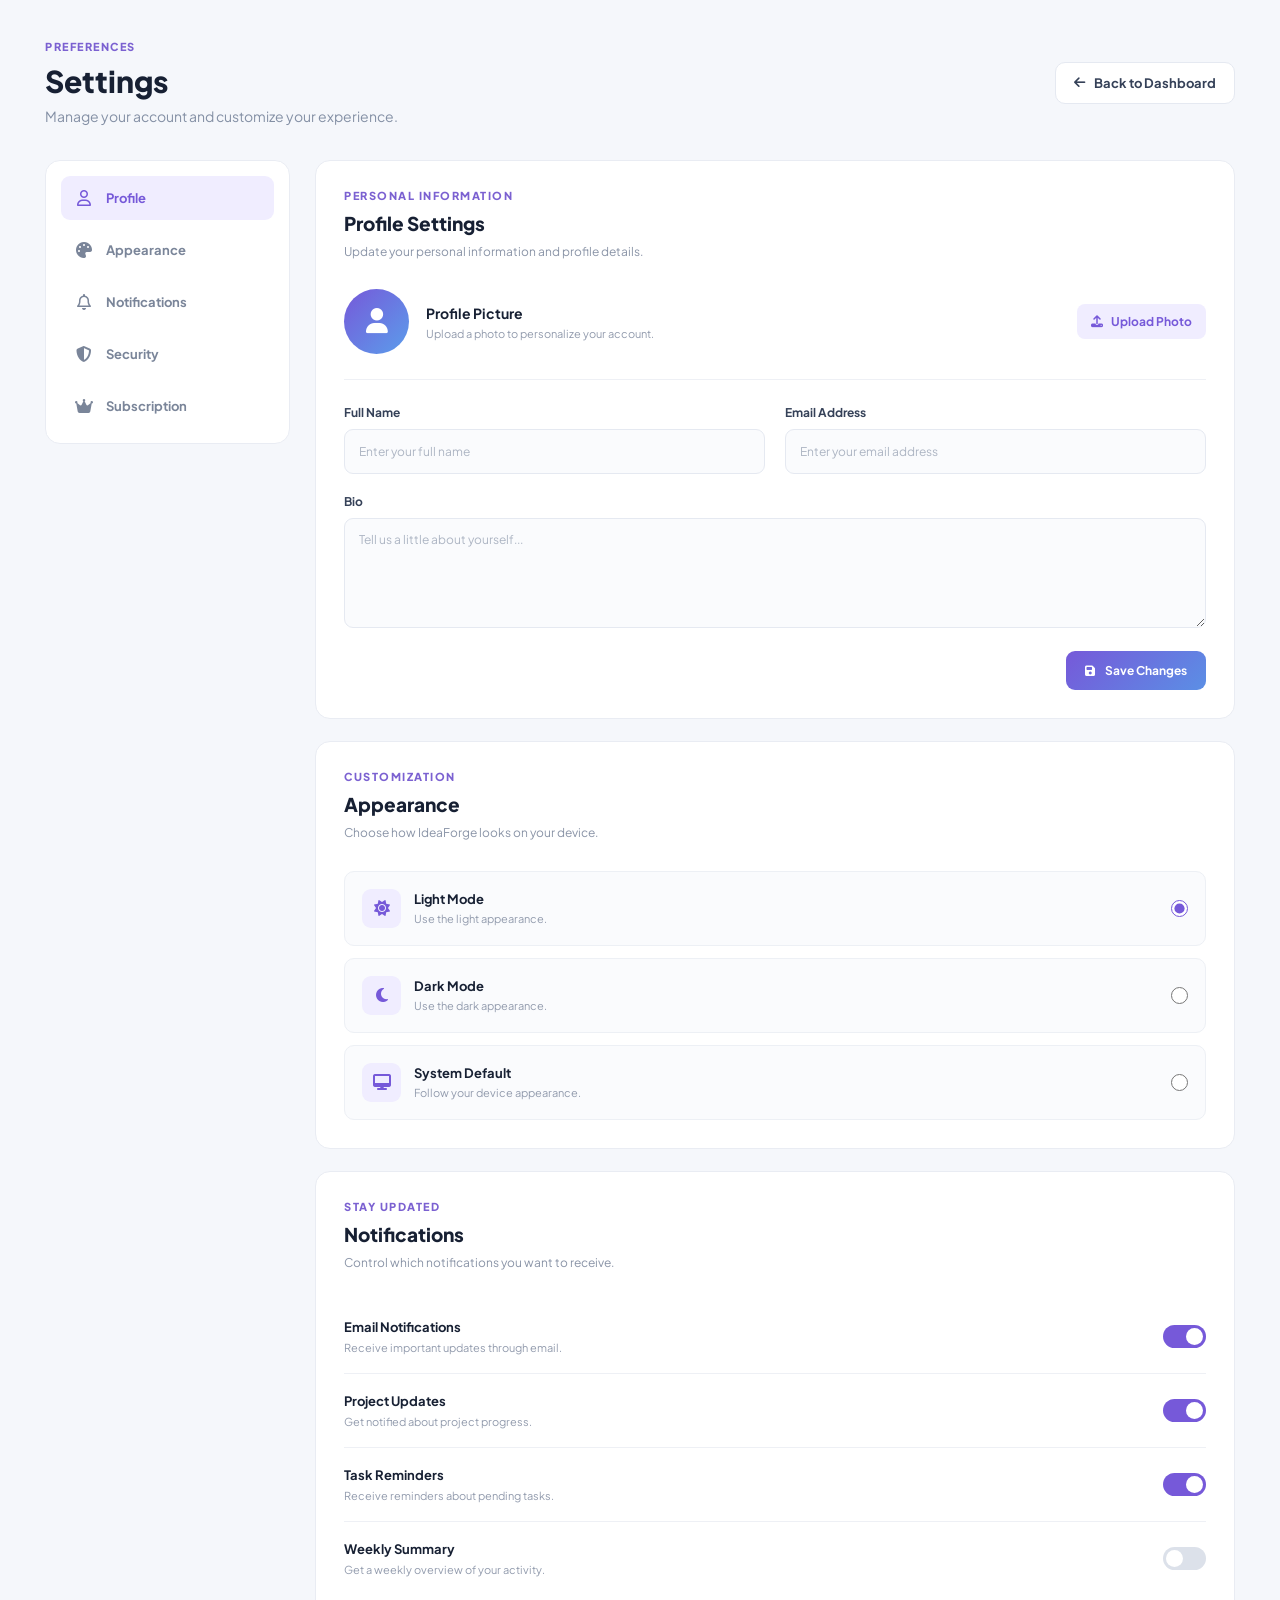
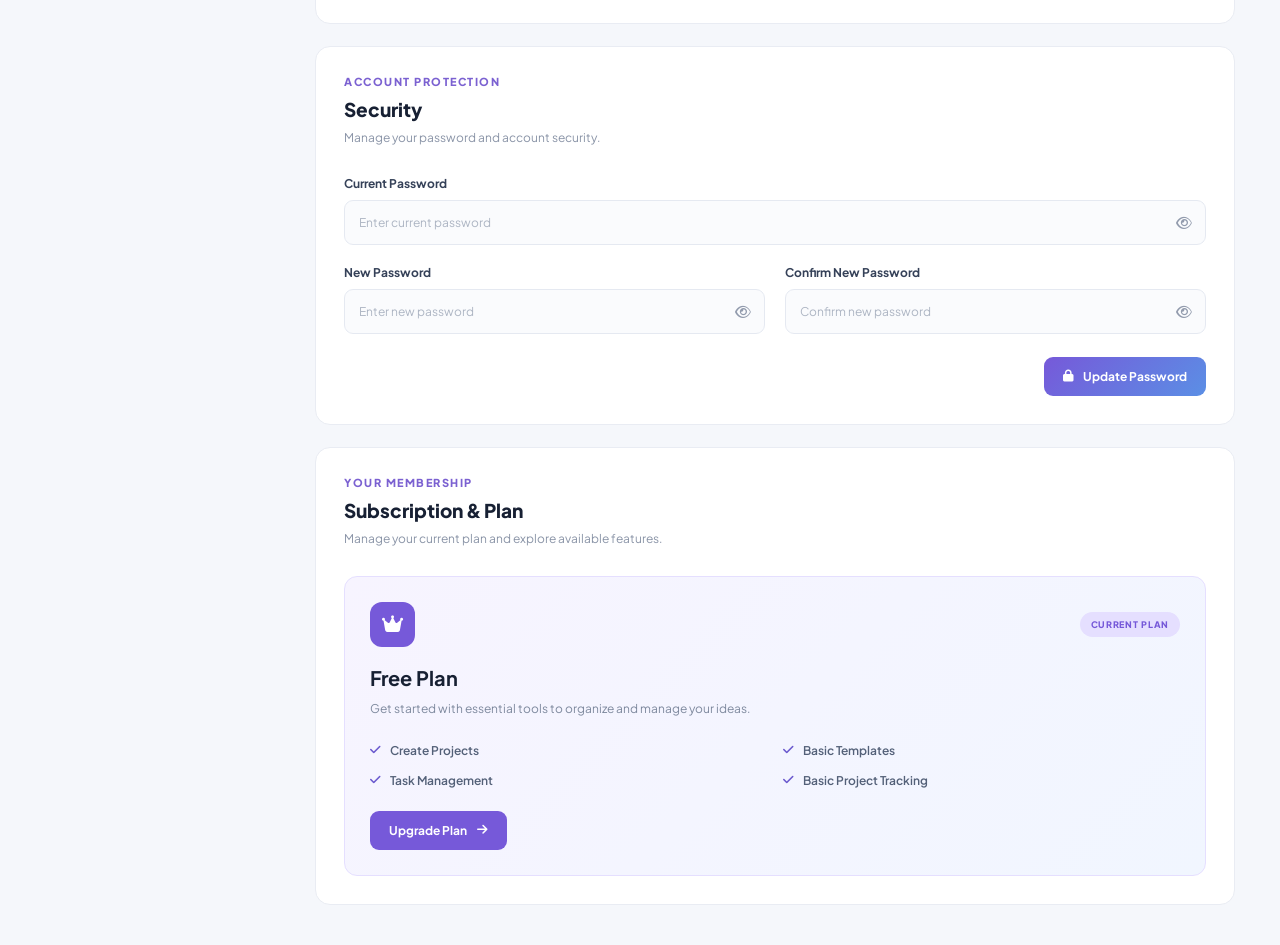
<file: files_html/settings.html>
<!DOCTYPE html>
<html lang="en">

<head>
    <meta charset="UTF-8">
    <meta name="viewport" content="width=device-width, initial-scale=1.0">

    <title>Settings | IdeaForge</title>

    <!-- Google Font -->
    <link rel="preconnect" href="https://fonts.googleapis.com">
    <link rel="preconnect" href="https://fonts.gstatic.com" crossorigin>
    <link href="https://fonts.googleapis.com/css2?family=Plus+Jakarta+Sans:wght@400;500;600;700;800&display=swap"
        rel="stylesheet">

    <!-- Font Awesome -->
    <link rel="stylesheet" href="https://cdnjs.cloudflare.com/ajax/libs/font-awesome/6.5.0/css/all.min.css">

    <!-- CSS -->
    <link rel="stylesheet" href="../files_css/settings.css">

</head>

<body>

    <div class="settings-container">

        <!-- Page Header -->
        <header class="settings-header">

            <div>
                <span class="settings-label">PREFERENCES</span>
                <h1>Settings</h1>
                <p>Manage your account and customize your experience.</p>
            </div>

            <a href="dashboard.html" class="back-dashboard-btn">
                <i class="fa-solid fa-arrow-left"></i>
                Back to Dashboard
            </a>

        </header>


        <!-- Settings Layout -->
        <div class="settings-layout">

            <!-- Settings Navigation -->
            <aside class="settings-sidebar">

                <a href="#profile" class="settings-nav-link active">
                    <i class="fa-regular fa-user"></i>
                    Profile
                </a>

                <a href="#appearance" class="settings-nav-link">
                    <i class="fa-solid fa-palette"></i>
                    Appearance
                </a>

                <a href="#notifications" class="settings-nav-link">
                    <i class="fa-regular fa-bell"></i>
                    Notifications
                </a>

                <a href="#security" class="settings-nav-link">
                    <i class="fa-solid fa-shield-halved"></i>
                    Security
                </a>

                <a href="#subscription" class="settings-nav-link">
                    <i class="fa-solid fa-crown"></i>
                    Subscription
                </a>

            </aside>


            <!-- Settings Content -->
            <main class="settings-content">


                <!-- 1. Profile Settings -->
                <section class="settings-section" id="profile">

                    <div class="settings-section-header">

                        <div>
                            <span class="section-label">PERSONAL INFORMATION</span>
                            <h2>Profile Settings</h2>
                            <p>Update your personal information and profile details.</p>
                        </div>

                    </div>


                    <div class="profile-avatar-area">

                        <div class="profile-avatar">
                            <i class="fa-solid fa-user"></i>
                        </div>

                        <div class="avatar-info">
                            <h3>Profile Picture</h3>
                            <p>Upload a photo to personalize your account.</p>
                        </div>

                        <button class="upload-avatar-btn" type="button">
                            <i class="fa-solid fa-upload"></i>
                            Upload Photo
                        </button>

                        <input type="file" id="avatarInput" accept="image/*" hidden>

                    </div>


                    <div class="settings-form">

                        <div class="form-group">
                            <label for="fullName">Full Name</label>
                            <input type="text" id="fullName" placeholder="Enter your full name">
                        </div>

                        <div class="form-group">
                            <label for="emailAddress">Email Address</label>
                            <input type="email" id="emailAddress" placeholder="Enter your email address">
                        </div>

                        <div class="form-group full-width">
                            <label for="userBio">Bio</label>
                            <textarea id="userBio" placeholder="Tell us a little about yourself..."></textarea>
                        </div>

                    </div>

                    <div class="settings-actions">
                        <button class="save-profile-btn" type="button">
                            <i class="fa-solid fa-floppy-disk"></i>
                            Save Changes
                        </button>
                    </div>

                </section>


                <!-- 2. Appearance Settings -->
                <section class="settings-section" id="appearance">

                    <div class="settings-section-header">

                        <div>
                            <span class="section-label">CUSTOMIZATION</span>
                            <h2>Appearance</h2>
                            <p>Choose how IdeaForge looks on your device.</p>
                        </div>

                    </div>


                    <div class="appearance-options">

                        <label class="appearance-option">
                            <div class="appearance-option-info">
                                <i class="fa-solid fa-sun"></i>
                                <div>
                                    <h3>Light Mode</h3>
                                    <p>Use the light appearance.</p>
                                </div>
                            </div>

                            <input type="radio" name="theme" value="light" checked>
                        </label>


                        <label class="appearance-option">
                            <div class="appearance-option-info">
                                <i class="fa-solid fa-moon"></i>
                                <div>
                                    <h3>Dark Mode</h3>
                                    <p>Use the dark appearance.</p>
                                </div>
                            </div>

                            <input type="radio" name="theme" value="dark">
                        </label>


                        <label class="appearance-option">
                            <div class="appearance-option-info">
                                <i class="fa-solid fa-desktop"></i>
                                <div>
                                    <h3>System Default</h3>
                                    <p>Follow your device appearance.</p>
                                </div>
                            </div>

                            <input type="radio" name="theme" value="system">
                        </label>

                    </div>

                </section>


                <!-- 3. Notifications Settings -->
                <section class="settings-section" id="notifications">

                    <div class="settings-section-header">

                        <div>
                            <span class="section-label">STAY UPDATED</span>
                            <h2>Notifications</h2>
                            <p>Control which notifications you want to receive.</p>
                        </div>

                    </div>


                    <div class="notification-options">

                        <div class="notification-option">
                            <div>
                                <h3>Email Notifications</h3>
                                <p>Receive important updates through email.</p>
                            </div>

                            <label class="toggle-switch">
                                <input type="checkbox" id="emailNotifications" checked>
                                <span class="toggle-slider"></span>
                            </label>
                        </div>


                        <div class="notification-option">
                            <div>
                                <h3>Project Updates</h3>
                                <p>Get notified about project progress.</p>
                            </div>

                            <label class="toggle-switch">
                                <input type="checkbox" id="projectNotifications" checked>
                                <span class="toggle-slider"></span>
                            </label>
                        </div>


                        <div class="notification-option">
                            <div>
                                <h3>Task Reminders</h3>
                                <p>Receive reminders about pending tasks.</p>
                            </div>

                            <label class="toggle-switch">
                                <input type="checkbox" id="taskNotifications" checked>
                                <span class="toggle-slider"></span>
                            </label>
                        </div>


                        <div class="notification-option">
                            <div>
                                <h3>Weekly Summary</h3>
                                <p>Get a weekly overview of your activity.</p>
                            </div>

                            <label class="toggle-switch">
                                <input type="checkbox" id="weeklyNotifications">
                                <span class="toggle-slider"></span>
                            </label>
                        </div>

                    </div>

                </section>


                <!-- 4. Security Settings -->
                <section class="settings-section" id="security">

                    <div class="settings-section-header">

                        <div>
                            <span class="section-label">ACCOUNT PROTECTION</span>
                            <h2>Security</h2>
                            <p>Manage your password and account security.</p>
                        </div>

                    </div>


                    <div class="settings-form">

                        <div class="form-group full-width">
                            <label for="currentPassword">Current Password</label>

                            <div class="password-input">
                                <input type="password" id="currentPassword" placeholder="Enter current password">

                                <button class="toggle-password" type="button" data-target="currentPassword">
                                    <i class="fa-regular fa-eye"></i>
                                </button>
                            </div>
                        </div>


                        <div class="form-group">
                            <label for="newPassword">New Password</label>

                            <div class="password-input">
                                <input type="password" id="newPassword" placeholder="Enter new password">

                                <button class="toggle-password" type="button" data-target="newPassword">
                                    <i class="fa-regular fa-eye"></i>
                                </button>
                            </div>
                        </div>


                        <div class="form-group">
                            <label for="confirmPassword">Confirm New Password</label>

                            <div class="password-input">
                                <input type="password" id="confirmPassword" placeholder="Confirm new password">

                                <button class="toggle-password" type="button" data-target="confirmPassword">
                                    <i class="fa-regular fa-eye"></i>
                                </button>
                            </div>
                        </div>

                    </div>


                    <div class="settings-actions">
                        <button class="change-password-btn" type="button">
                            <i class="fa-solid fa-lock"></i>
                            Update Password
                        </button>
                    </div>

                </section>


                <!-- 5. Subscription Settings -->
                <section class="settings-section" id="subscription">

                    <div class="settings-section-header">

                        <div>
                            <span class="section-label">YOUR MEMBERSHIP</span>
                            <h2>Subscription & Plan</h2>
                            <p>Manage your current plan and explore available features.</p>
                        </div>

                    </div>


                    <div class="subscription-card">

                        <div class="subscription-card-header">

                            <div class="subscription-icon">
                                <i class="fa-solid fa-crown"></i>
                            </div>

                            <span class="current-plan-badge">CURRENT PLAN</span>

                        </div>


                        <h3>Free Plan</h3>

                        <p>
                            Get started with essential tools to organize
                            and manage your ideas.
                        </p>


                        <div class="plan-features">

                            <div>
                                <i class="fa-solid fa-check"></i>
                                Create Projects
                            </div>

                            <div>
                                <i class="fa-solid fa-check"></i>
                                Basic Templates
                            </div>

                            <div>
                                <i class="fa-solid fa-check"></i>
                                Task Management
                            </div>

                            <div>
                                <i class="fa-solid fa-check"></i>
                                Basic Project Tracking
                            </div>

                        </div>


                        <button class="upgrade-plan-btn" type="button">
                            Upgrade Plan
                            <i class="fa-solid fa-arrow-right"></i>
                        </button>

                    </div>

                </section>


            </main>

        </div>

    </div>


    <!-- JavaScript -->
    <script src="../files_js/settings.js"></script>

</body>

</html>
</file>
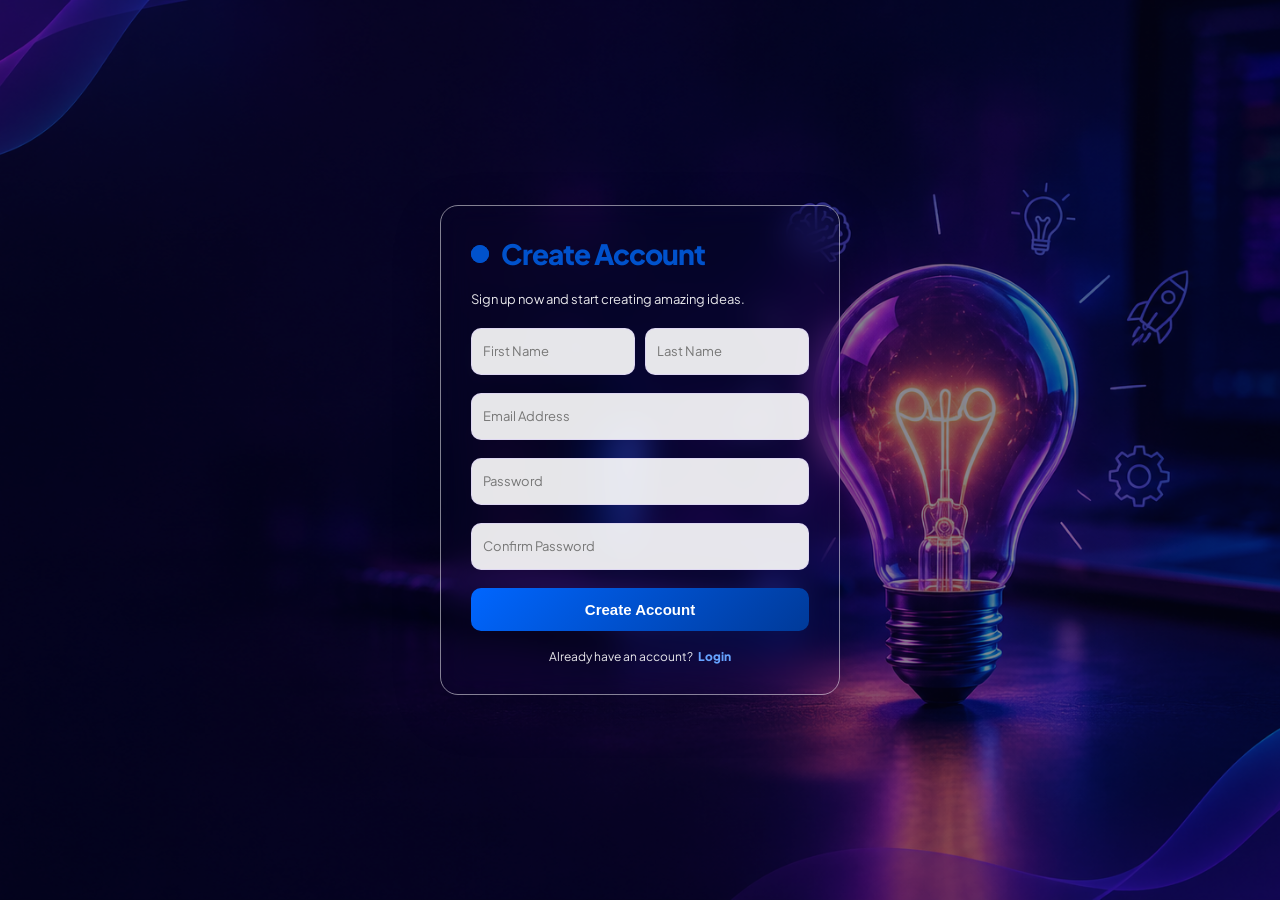
<file: files_html/signup.html>
<!DOCTYPE html>
<html lang="en">

<head>
    <meta charset="UTF-8">
    <meta name="viewport" content="width=device-width, initial-scale=1.0">
    <title>IdeaForge | signUP</title>
    <link rel="stylesheet" href="../files_css/registration.css">
    <!--icons-->
    <link rel="stylesheet" href="https://cdnjs.cloudflare.com/ajax/libs/font-awesome/6.5.2/css/all.min.css">
    <!--font-->
    <link rel="preconnect" href="https://fonts.googleapis.com">
    <link rel="preconnect" href="https://fonts.gstatic.com" crossorigin>
    <link href="https://fonts.googleapis.com/css2?family=Plus+Jakarta+Sans:wght@400;500;600;700;800&display=swap"
        rel="stylesheet">
</head>

<body>
    <main class="auth-background">
        <div class="overlay"></div>
        <div class="auth-card-container">
            <form class="signup-form">
                <p class="signup-title">Create Account</p>
            
                <p class="signup-message">
                    Sign up now and start creating amazing ideas.
                </p>
            
                <div class="signup-flex">
            
                    <label>
                        <input required placeholder=" " type="text" class="signup-input">
                        <span>First Name</span>
                    </label>
            
                    <label>
                        <input required placeholder=" " type="text" class="signup-input">
                        <span>Last Name</span>
                    </label>
            
                </div>
            
                <label>
                    <input required placeholder=" " type="email" class="signup-input">
                    <span>Email Address</span>
                </label>
            
                <label>
                    <input required placeholder=" " type="password" class="signup-input">
                    <span>Password</span>
                </label>
            
                <label>
                    <input required placeholder=" " type="password" class="signup-input">
                    <span>Confirm Password</span>
                </label>
            
                <button type="submit" class="signup-submit">
                    Create Account
                </button>
            
                <p class="signup-signin">
                    Already have an account?
                    <a href="login.html">Login</a>
                </p>
            
            </form>
        </div>
    </main>
</body>

</html>
</file>
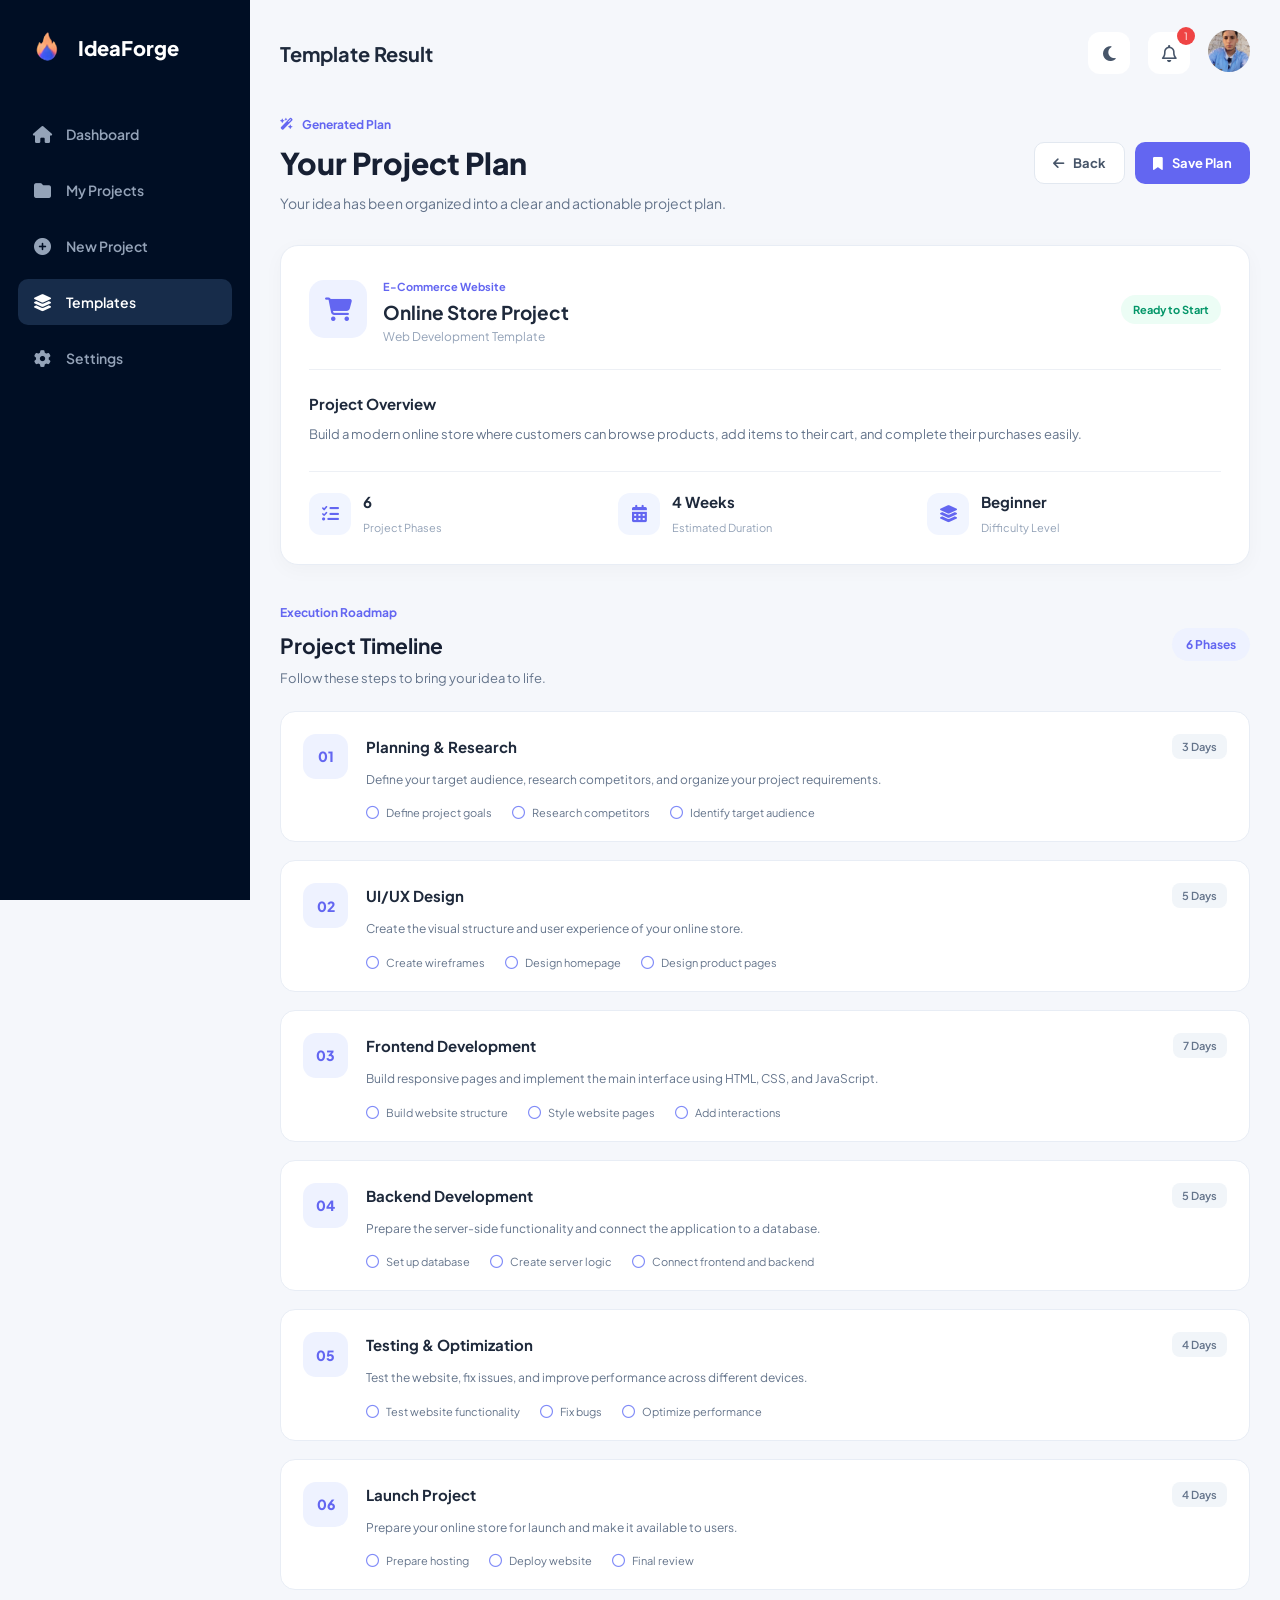
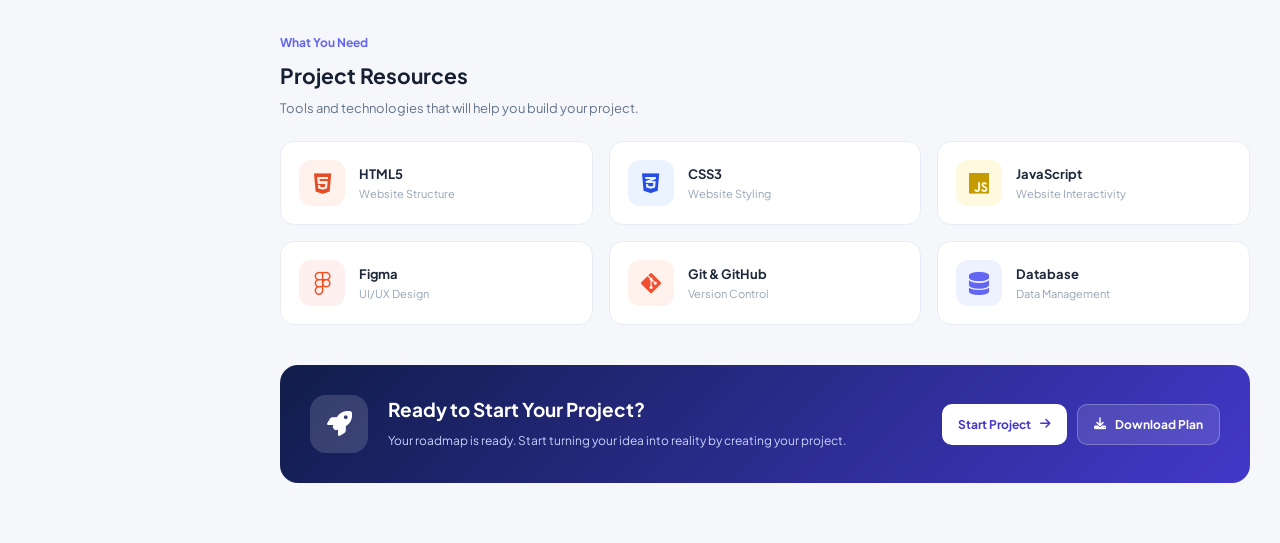
<file: files_html/template-result.html>
<!DOCTYPE html>
<html lang="en">

<head>
    <meta charset="UTF-8">
    <meta name="viewport" content="width=device-width, initial-scale=1.0">
    <title>Template Result | IdeaForge</title>
    <!-- Google Fonts -->
    <link rel="preconnect" href="https://fonts.googleapis.com">
    <link rel="preconnect" href="https://fonts.gstatic.com" crossorigin>
    <link href="https://fonts.googleapis.com/css2?family=Plus+Jakarta+Sans:wght@400;500;600;700;800&display=swap"
        rel="stylesheet">
    <!-- Font Awesome -->
    <link rel="stylesheet" href="https://cdnjs.cloudflare.com/ajax/libs/font-awesome/6.5.0/css/all.min.css">
    <!-- CSS -->
    <link rel="stylesheet" href="../files_css/template-result.css">
</head>

<body>
    <div class="dashboard-container">
        <!-- Sidebar -->
        <aside class="sidebar">
        
            <div class="sidebar-header">
                <img src="../photo/Screenshot_2026-10-31_204223-removebg-preview.png" alt="IdeaForge Logo">
                <h2>IdeaForge</h2>
            </div>
        
            <nav class="sidebar-nav">
        
                <a href="dashboard.html" class="nav-link">
                    <i class="fa-solid fa-house"></i>
                    <span>Dashboard</span>
                </a>
        
                <a href="my_project.html" class="nav-link">
                    <i class="fa-solid fa-folder"></i>
                    <span>My Projects</span>
                </a>
        
                <a href="new_project.html" class="nav-link">
                    <i class="fa-solid fa-plus-circle"></i>
                    <span>New Project</span>
                </a>
        
                <a href="templates.html" class="nav-link active">
                    <i class="fa-solid fa-layer-group"></i>
                    <span>Templates</span>
                </a>
        
                <a href="settings.html" class="nav-link">
                    <i class="fa-solid fa-gear"></i>
                    <span>Settings</span>
                </a>
        
            </nav>
        
        </aside>
        
        
        <!-- Main Content -->
        <main class="main-content">
        
            <!-- Toolbar -->
            <div class="top-toolbar">
        
                <div class="toolbar-title">
                    <h2>Template Result</h2>
                </div>
        
                <div class="toolbar-actions">
        
                    <button type="button" class="theme-toggle" id="themeToggle">
                        <i class="fa-solid fa-moon"></i>
                    </button>
        
                    <div class="notification-wrapper">
        
                        <button type="button" class="notification-btn" id="notificationBtn">
                            <i class="fa-regular fa-bell"></i>
                            <span class="notification-count">1</span>
                        </button>
        
                        <div class="notification-dropdown" id="notificationDropdown">
        
                            <div class="notification-header">
                                <h3>Notifications</h3>
                                <span>1 New</span>
                            </div>
        
                            <div class="notification-list">
        
                                <div class="notification-item">
                                    <div class="notification-icon">
                                        <i class="fa-solid fa-layer-group"></i>
                                    </div>
        
                                    <div class="notification-content">
                                        <h4>Template Selected</h4>
                                        <p>Your project template is ready.</p>
                                        <small>Recently</small>
                                    </div>
                                </div>
        
                            </div>
        
                        </div>
        
                    </div>
        
                    <div class="profile-picture">
                        <img src="../photo/WhatsApp Image 2026-11-05 at 12.51.22 AM.jpeg" alt="Profile">
                    </div>
        
                </div>
        
            </div>
        
        
            <!-- Template Result Header -->
            <section class="result-header">
            
                <div class="result-heading">
                    <span class="result-label">
                        <i class="fa-solid fa-wand-magic-sparkles"></i>
                        Generated Plan
                    </span>
            
                    <h1>Your Project Plan</h1>
            
                    <p>
                        Your idea has been organized into a clear and actionable project plan.
                    </p>
                </div>
            
                <div class="result-actions">
                    <button class="back-btn" type="button">
                        <i class="fa-solid fa-arrow-left"></i>
                        Back
                    </button>
            
                    <button class="save-btn" type="button">
                        <i class="fa-solid fa-bookmark"></i>
                        Save Plan
                    </button>
                </div>
            
            </section>
            
            
            <!-- Project Overview -->
            <section class="project-overview">
            
                <div class="overview-top">
            
                    <div class="overview-icon">
                        <i class="fa-solid fa-cart-shopping"></i>
                    </div>
            
                    <div class="overview-title">
                        <span>E-Commerce Website</span>
                        <h2>Online Store Project</h2>
                        <p>Web Development Template</p>
                    </div>
            
                    <span class="status-badge">Ready to Start</span>
            
                </div>
            
                <div class="overview-description">
                    <h3>Project Overview</h3>
            
                    <p>
                        Build a modern online store where customers can browse products,
                        add items to their cart, and complete their purchases easily.
                    </p>
                </div>
            
                <div class="overview-stats">
            
                    <div class="overview-stat">
                        <i class="fa-solid fa-list-check"></i>
                        <div>
                            <h4>6</h4>
                            <span>Project Phases</span>
                        </div>
                    </div>
            
                    <div class="overview-stat">
                        <i class="fa-solid fa-calendar-days"></i>
                        <div>
                            <h4>4 Weeks</h4>
                            <span>Estimated Duration</span>
                        </div>
                    </div>
            
                    <div class="overview-stat">
                        <i class="fa-solid fa-layer-group"></i>
                        <div>
                            <h4>Beginner</h4>
                            <span>Difficulty Level</span>
                        </div>
                    </div>
            
                </div>
            
            </section>

        
<!-- Project Timeline -->
<section class="timeline-section">

    <div class="section-heading">
        <div>
            <span class="section-label">Execution Roadmap</span>
            <h2>Project Timeline</h2>
            <p>Follow these steps to bring your idea to life.</p>
        </div>

        <span class="phases-count">6 Phases</span>
    </div>

    <div class="timeline-list">

        <!-- Phase 1 -->
        <div class="timeline-item">

            <div class="timeline-number">01</div>

            <div class="timeline-content">
                <div class="timeline-top">
                    <h3>Planning & Research</h3>
                    <span class="phase-duration">3 Days</span>
                </div>

                <p>Define your target audience, research competitors, and organize your project requirements.</p>

                <div class="phase-tasks">
                    <span><i class="fa-regular fa-circle"></i> Define project goals</span>
                    <span><i class="fa-regular fa-circle"></i> Research competitors</span>
                    <span><i class="fa-regular fa-circle"></i> Identify target audience</span>
                </div>
            </div>

        </div>


        <!-- Phase 2 -->
        <div class="timeline-item">

            <div class="timeline-number">02</div>

            <div class="timeline-content">
                <div class="timeline-top">
                    <h3>UI/UX Design</h3>
                    <span class="phase-duration">5 Days</span>
                </div>

                <p>Create the visual structure and user experience of your online store.</p>

                <div class="phase-tasks">
                    <span><i class="fa-regular fa-circle"></i> Create wireframes</span>
                    <span><i class="fa-regular fa-circle"></i> Design homepage</span>
                    <span><i class="fa-regular fa-circle"></i> Design product pages</span>
                </div>
            </div>

        </div>


        <!-- Phase 3 -->
        <div class="timeline-item">

            <div class="timeline-number">03</div>

            <div class="timeline-content">
                <div class="timeline-top">
                    <h3>Frontend Development</h3>
                    <span class="phase-duration">7 Days</span>
                </div>

                <p>Build responsive pages and implement the main interface using HTML, CSS, and JavaScript.</p>

                <div class="phase-tasks">
                    <span><i class="fa-regular fa-circle"></i> Build website structure</span>
                    <span><i class="fa-regular fa-circle"></i> Style website pages</span>
                    <span><i class="fa-regular fa-circle"></i> Add interactions</span>
                </div>
            </div>

        </div>


        <!-- Phase 4 -->
        <div class="timeline-item">

            <div class="timeline-number">04</div>

            <div class="timeline-content">
                <div class="timeline-top">
                    <h3>Backend Development</h3>
                    <span class="phase-duration">5 Days</span>
                </div>

                <p>Prepare the server-side functionality and connect the application to a database.</p>

                <div class="phase-tasks">
                    <span><i class="fa-regular fa-circle"></i> Set up database</span>
                    <span><i class="fa-regular fa-circle"></i> Create server logic</span>
                    <span><i class="fa-regular fa-circle"></i> Connect frontend and backend</span>
                </div>
            </div>

        </div>


        <!-- Phase 5 -->
        <div class="timeline-item">

            <div class="timeline-number">05</div>

            <div class="timeline-content">
                <div class="timeline-top">
                    <h3>Testing & Optimization</h3>
                    <span class="phase-duration">4 Days</span>
                </div>

                <p>Test the website, fix issues, and improve performance across different devices.</p>

                <div class="phase-tasks">
                    <span><i class="fa-regular fa-circle"></i> Test website functionality</span>
                    <span><i class="fa-regular fa-circle"></i> Fix bugs</span>
                    <span><i class="fa-regular fa-circle"></i> Optimize performance</span>
                </div>
            </div>

        </div>


        <!-- Phase 6 -->
        <div class="timeline-item">

            <div class="timeline-number">06</div>

            <div class="timeline-content">
                <div class="timeline-top">
                    <h3>Launch Project</h3>
                    <span class="phase-duration">4 Days</span>
                </div>

                <p>Prepare your online store for launch and make it available to users.</p>

                <div class="phase-tasks">
                    <span><i class="fa-regular fa-circle"></i> Prepare hosting</span>
                    <span><i class="fa-regular fa-circle"></i> Deploy website</span>
                    <span><i class="fa-regular fa-circle"></i> Final review</span>
                </div>
            </div>

        </div>

    </div>

</section>


<!-- Project Resources -->
<section class="resources-section">

    <div class="section-heading">
        <div>
            <span class="section-label">What You Need</span>
            <h2>Project Resources</h2>
            <p>Tools and technologies that will help you build your project.</p>
        </div>
    </div>

    <div class="resources-grid">

        <!-- Resource 1 -->
        <div class="resource-card">
            <div class="resource-icon html-icon">
                <i class="fa-brands fa-html5"></i>
            </div>

            <div class="resource-info">
                <h3>HTML5</h3>
                <p>Website Structure</p>
            </div>
        </div>


        <!-- Resource 2 -->
        <div class="resource-card">
            <div class="resource-icon css-icon">
                <i class="fa-brands fa-css3-alt"></i>
            </div>

            <div class="resource-info">
                <h3>CSS3</h3>
                <p>Website Styling</p>
            </div>
        </div>


        <!-- Resource 3 -->
        <div class="resource-card">
            <div class="resource-icon js-icon">
                <i class="fa-brands fa-js"></i>
            </div>

            <div class="resource-info">
                <h3>JavaScript</h3>
                <p>Website Interactivity</p>
            </div>
        </div>


        <!-- Resource 4 -->
        <div class="resource-card">
            <div class="resource-icon figma-icon">
                <i class="fa-brands fa-figma"></i>
            </div>

            <div class="resource-info">
                <h3>Figma</h3>
                <p>UI/UX Design</p>
            </div>
        </div>


        <!-- Resource 5 -->
        <div class="resource-card">
            <div class="resource-icon git-icon">
                <i class="fa-brands fa-git-alt"></i>
            </div>

            <div class="resource-info">
                <h3>Git & GitHub</h3>
                <p>Version Control</p>
            </div>
        </div>


        <!-- Resource 6 -->
        <div class="resource-card">
            <div class="resource-icon database-icon">
                <i class="fa-solid fa-database"></i>
            </div>

            <div class="resource-info">
                <h3>Database</h3>
                <p>Data Management</p>
            </div>
        </div>

    </div>

</section>

<!-- Next Steps -->
<section class="next-steps-section">

    <div class="next-steps-content">

        <div class="next-steps-icon">
            <i class="fa-solid fa-rocket"></i>
        </div>

        <div class="next-steps-text">
            <h2>Ready to Start Your Project?</h2>

            <p>
                Your roadmap is ready. Start turning your idea into reality
                by creating your project.
            </p>
        </div>

        <div class="next-steps-actions">

            <a href="new_project.html" class="start-project-btn">
                Start Project
                <i class="fa-solid fa-arrow-right"></i>
            </a>

            <button type="button" class="download-plan-btn">
                <i class="fa-solid fa-download"></i>
                Download Plan
            </button>

        </div>

    </div>

</section>

        </main>
    </div>
    <script src="../files_js/template-result.js"></script>
</body>

</html>
</file>
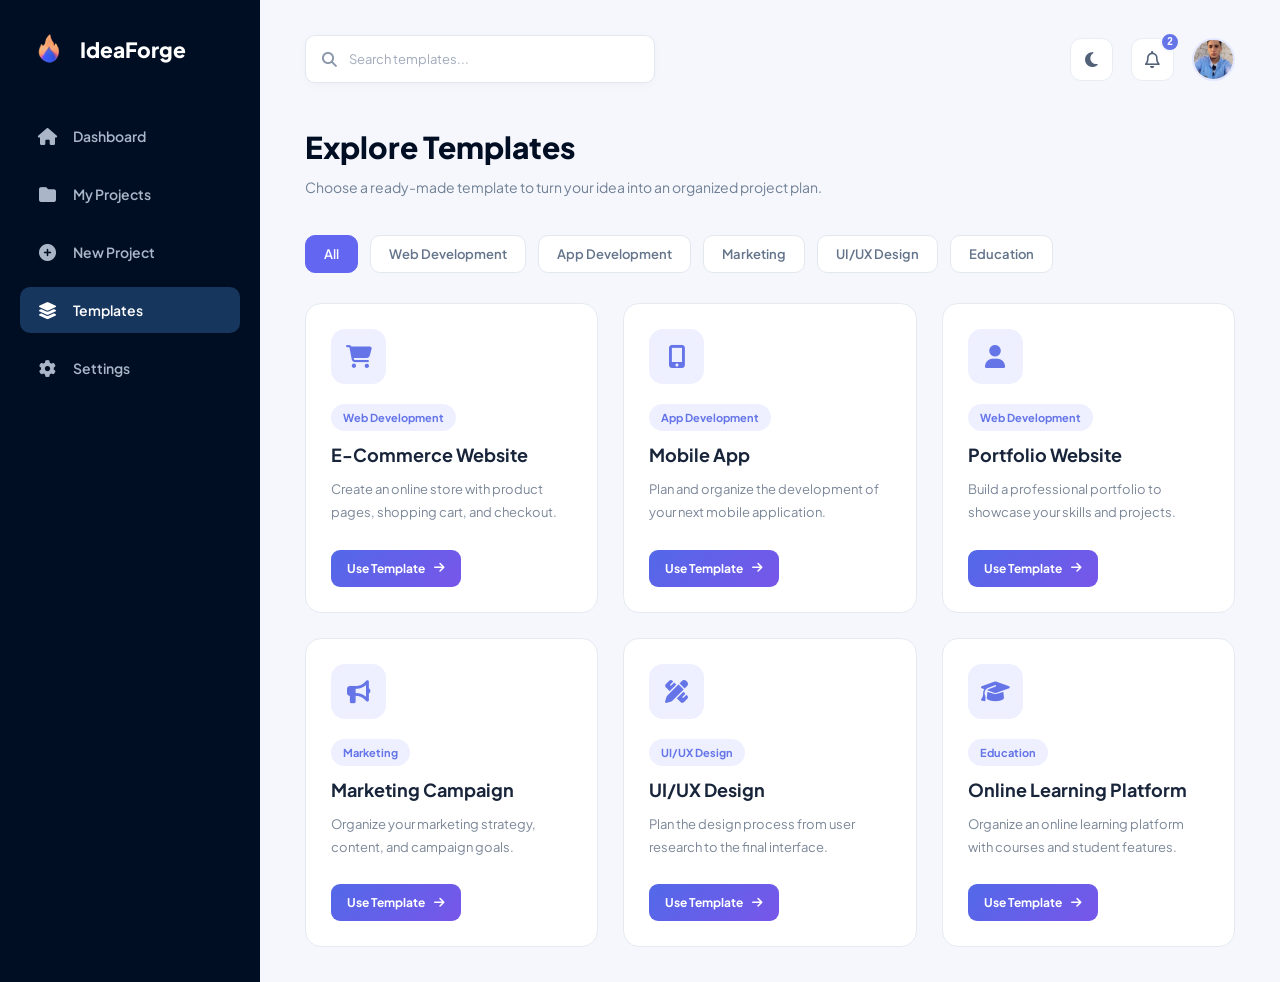
<file: files_html/templates.html>
<!DOCTYPE html>
<html lang="en">

<head>
    <meta charset="UTF-8">
    <meta name="viewport" content="width=device-width, initial-scale=1.0">
    <title>IdeaForge | Templates </title>
    <link rel="stylesheet" href="../files_css/templates.css">
    <!--icons-->
    <link rel="stylesheet" href="https://cdnjs.cloudflare.com/ajax/libs/font-awesome/6.5.2/css/all.min.css">
    <!--font-->
    <link rel="preconnect" href="https://fonts.googleapis.com">
    <link rel="preconnect" href="https://fonts.gstatic.com" crossorigin>
    <link href="https://fonts.googleapis.com/css2?family=Plus+Jakarta+Sans:wght@400;500;600;700;800&display=swap"
        rel="stylesheet">
</head>

<body>

    <div class="dashboard-container">

        <!-- Sidebar -->
        <aside class="sidebar">

            <div class="sidebar-header">
                <img src="../photo/Screenshot_2026-10-31_204223-removebg-preview.png" alt="IdeaForge Logo">
                <h2>IdeaForge</h2>
            </div>

            <nav class="sidebar-nav">

                <a href="dashboard.html" class="nav-link">
                    <i class="fa-solid fa-house"></i>
                    <span>Dashboard</span>
                </a>

                <a href="my_project.html" class="nav-link">
                    <i class="fa-solid fa-folder"></i>
                    <span>My Projects</span>
                </a>

                <a href="new_project.html" class="nav-link">
                    <i class="fa-solid fa-plus-circle"></i>
                    <span>New Project</span>
                </a>

                <a href="templates.html" class="nav-link active">
                    <i class="fa-solid fa-layer-group"></i>
                    <span>Templates</span>
                </a>

                <a href="settings.html" class="nav-link">
                    <i class="fa-solid fa-gear"></i>
                    <span>Settings</span>
                </a>

            </nav>

        </aside>


        <!-- Main Content -->
        <main class="main-content">

            <!-- Top Toolbar -->
            <div class="top-toolbar">

                <!-- Search -->
                <div class="search-box">
                    <i class="fa-solid fa-magnifying-glass"></i>

                    <input type="text" id="templateSearch" placeholder="Search templates...">

                    <button type="button" id="clearSearch">
                        <i class="fa-solid fa-xmark"></i>
                    </button>
                </div>


                <!-- Toolbar Actions -->
                <div class="toolbar-actions">

                    <!-- Dark Mode -->
                    <button type="button" class="theme-toggle" id="themeToggle" title="Toggle Dark Mode">
                        <i class="fa-solid fa-moon"></i>
                    </button>


                    <!-- Notifications -->
                    <div class="notification-wrapper">

                        <button type="button" class="notification-btn" id="notificationBtn">
                            <i class="fa-regular fa-bell"></i>
                            <span class="notification-count">2</span>
                        </button>

                        <div class="notification-dropdown" id="notificationDropdown">

                            <div class="notification-header">
                                <h3>Notifications</h3>
                                <span>2 New</span>
                            </div>

                            <div class="notification-list">

                                <div class="notification-item">

                                    <div class="notification-icon">
                                        <i class="fa-solid fa-layer-group"></i>
                                    </div>

                                    <div class="notification-content">
                                        <h4>New Templates</h4>
                                        <p>Explore new templates for your projects.</p>
                                        <small>Recently</small>
                                    </div>

                                </div>


                                <div class="notification-item">

                                    <div class="notification-icon">
                                        <i class="fa-solid fa-lightbulb"></i>
                                    </div>

                                    <div class="notification-content">
                                        <h4>Discover Ideas</h4>
                                        <p>Find inspiration for your next project.</p>
                                        <small>Recently</small>
                                    </div>

                                </div>

                            </div>

                        </div>

                    </div>


                    <!-- Profile -->
                    <div class="profile-picture">
                        <img src="../photo/WhatsApp Image 2026-11-05 at 12.51.22 AM.jpeg" alt="Profile">
                    </div>

                </div>

            </div>


            <!-- Page Header -->
            <section class="page-header">

                <div class="header-text">
                    <h1>Explore Templates</h1>

                    <p>
                        Choose a ready-made template to turn your idea into an organized project plan.
                    </p>
                </div>

            </section>

            <!-- Template Filters -->
            <section class="template-filters">
            
                <button class="filter-btn active" data-filter="all">All</button>
            
                <button class="filter-btn" data-filter="Web Development">
                    Web Development
                </button>
            
                <button class="filter-btn" data-filter="App Development">
                    App Development
                </button>
            
                <button class="filter-btn" data-filter="Marketing">
                    Marketing
                </button>
            
                <button class="filter-btn" data-filter="UI/UX Design">
                    UI/UX Design
                </button>
            
                <button class="filter-btn" data-filter="Education">
                    Education
                </button>
            
            </section>

            <!-- Templates Section -->
            <section class="templates-section">

                <div class="templates-grid">

                    <!-- Template 1 -->
                    <div class="template-card">

                        <div class="template-icon">
                            <i class="fa-solid fa-cart-shopping"></i>
                        </div>

                        <span class="template-category">Web Development</span>

                        <h3>E-Commerce Website</h3>

                        <p>
                            Create an online store with product pages, shopping cart, and checkout.
                        </p>

                        <a href="template-result.html" class="use-template-btn">
                            Use Template
                            <i class="fa-solid fa-arrow-right"></i>
                        </a>

                    </div>


                    <!-- Template 2 -->
                    <div class="template-card">

                        <div class="template-icon">
                            <i class="fa-solid fa-mobile-screen-button"></i>
                        </div>

                        <span class="template-category">App Development</span>

                        <h3>Mobile App</h3>

                        <p>
                            Plan and organize the development of your next mobile application.
                        </p>

                        <a href="template-result.html" class="use-template-btn">
                            Use Template
                            <i class="fa-solid fa-arrow-right"></i>
                        </a>

                    </div>


                    <!-- Template 3 -->
                    <div class="template-card">

                        <div class="template-icon">
                            <i class="fa-solid fa-user"></i>
                        </div>

                        <span class="template-category">Web Development</span>

                        <h3>Portfolio Website</h3>

                        <p>
                            Build a professional portfolio to showcase your skills and projects.
                        </p>

                        <a href="template-result.html" class="use-template-btn">
                            Use Template
                            <i class="fa-solid fa-arrow-right"></i>
                        </a>

                    </div>


                    <!-- Template 4 -->
                    <div class="template-card">

                        <div class="template-icon">
                            <i class="fa-solid fa-bullhorn"></i>
                        </div>

                        <span class="template-category">Marketing</span>

                        <h3>Marketing Campaign</h3>

                        <p>
                            Organize your marketing strategy, content, and campaign goals.
                        </p>

                        <a href="template-result.html" class="use-template-btn">
                            Use Template
                            <i class="fa-solid fa-arrow-right"></i>
                        </a>

                    </div>


                    <!-- Template 5 -->
                    <div class="template-card">

                        <div class="template-icon">
                            <i class="fa-solid fa-pen-ruler"></i>
                        </div>

                        <span class="template-category">UI/UX Design</span>

                        <h3>UI/UX Design</h3>

                        <p>
                            Plan the design process from user research to the final interface.
                        </p>

                        <a href="template-result.html" class="use-template-btn">
                            Use Template
                            <i class="fa-solid fa-arrow-right"></i>
                        </a>

                    </div>


                    <!-- Template 6 -->
                    <div class="template-card">

                        <div class="template-icon">
                            <i class="fa-solid fa-graduation-cap"></i>
                        </div>

                        <span class="template-category">Education</span>

                        <h3>Online Learning Platform</h3>

                        <p>
                            Organize an online learning platform with courses and student features.
                        </p>

                        <a href="template-result.html" class="use-template-btn">
                            Use Template
                            <i class="fa-solid fa-arrow-right"></i>
                        </a>

                    </div>

                </div>

                <div class="no-results" id="noResults">
                    No templates found.
                </div>

            </section>

        </main>

    </div>


    <!-- JavaScript -->
    <script src="../files_js/templates.js"></script>

</body>
</html>
</file>
<file: files_css/main.css>
/* ===== Global Settings ===== */
* {
  margin: 0;
  padding: 0;
  box-sizing: border-box;
}

html,
body {
  width: 100%;
  height: 100%;
  font-family: "Plus Jakarta Sans", sans-serif;
}

body {
    overflow-x: hidden;
    overflow-y: auto;
}

/* ===== Section One: 75% ===== */
.section-one {
  width: 100%;
  height: 80vh;
  background-color: #000E24; /* غيّر اللون بنفسك */
}

.section-one-grid {
  width: 100%;
  height: 100%;
  display: grid;
  grid-template-rows: auto 1fr;
}

/* ===== Navbar ===== */
.navbar {
  width: 100%;
  min-height: 75px;
  padding: 0 4%;
  display: grid;
  grid-template-columns: 1fr auto 1fr;
  align-items: center;
  gap: 24px;
}

/* Logo */
.brand {
  display: flex;
  align-items: center;
  gap: 10px;
  text-decoration: none;
  color: inherit;
  font-size: 22px;
  font-weight: 800;
  white-space: nowrap;
}

.brand img {
  width: 40px;
  height: 40px;
  object-fit: contain;
}

.brand span {
    color: #0066FF;
    font-weight: bold;
    font-size: 2.5rem;
}

/* Navigation Links */
.nav-links {
  display: flex;
  align-items: center;
  justify-content: center;
  gap: 26px;
  list-style: none;
  padding: 0;
  margin: 0;
  white-space: nowrap;
  color: #99C2FF;
}

.nav-links a {
  text-decoration: none;
  color: inherit;
  font-size: 13px;
  font-weight: 500;
  transition: color 0.2s ease;
}

.nav-links a:hover,
.nav-links a.active {
  color: #7c5cff;
}

/* Login & Sign Up Container */
.nav-actions {
  display: flex;
  justify-content: flex-end;
  align-items: center;
  gap: 12px;
}

/* Login Button */
.user-profile {
  width: 110px;
  height: 45px;
  border-radius: 15px;
  cursor: pointer;
  text-decoration: none;
  transition: 0.3s ease;
  background: linear-gradient(
    to bottom right,
    #2e8eff 0%,
    rgba(46, 142, 255, 0) 30%
  );
  background-color: rgba(46, 142, 255, 0.2);
  display: flex;
  align-items: center;
  justify-content: center;
}

.user-profile:hover,
.user-profile:focus-visible {
  background-color: rgba(46, 142, 255, 0.7);
  box-shadow: 0 0 10px rgba(46, 142, 255, 0.5);
  outline: none;
}

.user-profile-inner {
  width: 106px;
  height: 41px;
  border-radius: 13px;
  background-color: #1a1a1a;
  display: flex;
  align-items: center;
  justify-content: center;
  gap: 9px;
  color: #fff;
  font-size: 13px;
  font-weight: 600;
}

.user-profile-inner svg {
  width: 21px;
  height: 21px;
  fill: #fff;
}

/* Sign Up Button */
.signup-btn {
  --primary-color: #645bff;
  --secondary-color: #fff;
  --hover-color: #111;
  --arrow-width: 10px;
  --arrow-stroke: 2px;

  box-sizing: border-box;
  border: 0;
  border-radius: 20px;
  color: var(--secondary-color);
  padding: 13px 18px;
  background: var(--primary-color);
  display: inline-flex;
  justify-content: center;
  align-items: center;
  gap: 10px;
  font-family: inherit;
  font-size: 13px;
  font-weight: 700;
  text-decoration: none;
  white-space: nowrap;
  transition: background 0.2s;
}

.signup-btn .arrow-wrapper {
  display: flex;
  justify-content: center;
  align-items: center;
}

.signup-btn .arrow {
  margin-top: 1px;
  width: var(--arrow-width);
  height: var(--arrow-stroke);
  background: var(--primary-color);
  position: relative;
  transition: 0.2s;
}

.signup-btn .arrow::before {
  content: "";
  box-sizing: border-box;
  position: absolute;
  border: solid var(--secondary-color);
  border-width: 0 var(--arrow-stroke) var(--arrow-stroke) 0;
  display: inline-block;
  top: -3px;
  right: 3px;
  padding: 3px;
  transform: rotate(-45deg);
  transition: 0.2s;
}

.signup-btn:hover {
  background-color: var(--hover-color);
}

.signup-btn:hover .arrow {
  background: var(--secondary-color);
}

.signup-btn:hover .arrow::before {
  right: 0;
}


/* ===== Hero Content: Two Columns ===== */
.hero-content {
    width: 100%;
    height: 100%;
    min-height: 0;
    display: grid;
    grid-template-columns: 1fr 1fr;
    align-items: center;
    gap: 30px;
    padding: 20px 6%;
}

.hero-column-one,
.hero-column-two {
    min-width: 0;
    min-height: 0;
}

/* ===== Hero Column One ===== */
.hero-column-one {
    display: flex;
    flex-direction: column;
    align-items: flex-start;
    justify-content: center;
}

/* ===== Hero Title ===== */
.hero-title {
    display: flex;
    flex-direction: column;
    gap: 2px;
    font-size: clamp(38px, 4.5vw, 68px);
    font-weight: 800;
    line-height: 1.12;
    letter-spacing: -2px;
    margin-bottom: 22px;
}

.title-white {
    color: #ffffff;
}

.title-gradient {
    background: linear-gradient(90deg,
            #b69aff 0%,
            #c9baff 45%,
            #b8e5ff 100%);
    -webkit-background-clip: text;
    background-clip: text;
    -webkit-text-fill-color: transparent;
    color: transparent;
}

/* ===== Hero Description ===== */
.hero-description {
    max-width: 480px;
    font-size: 15px;
    font-weight: 400;
    line-height: 1.9;
    color: #d0d0e0;
    margin-bottom: 28px;
}

/* ===== NEXT Button ===== */
.hero-next-button {
    --main-size: 1.1em;

    display: inline-flex;
    justify-content: center;
    align-items: center;
    gap: 8px;
    padding: 13px 14px 13px 22px;
    border: none;
    border-radius: 50px;
    cursor: pointer;
    font-family: "Plus Jakarta Sans", sans-serif;
    font-size: var(--main-size);
    font-weight: 700;
    color: #ffffff;

    background: linear-gradient(110deg,
            #645bff 0%,
            #568dff 50%,
            #8cddff 100%);

    box-shadow: 0 5px 22px rgba(100, 91, 255, 0.25);
    transition: transform 0.3s ease, box-shadow 0.3s ease;
    text-decoration: none;
}

.hero-next-button span {
    transition: transform 0.3s ease;
}

.hero-next-button svg {
    height: 20px;
    width: 31px;
    fill: #ffffff;
    flex-shrink: 0;
    transition: transform 0.3s ease;
}

.hero-next-button svg polygon {
    transition: opacity 0.3s ease, transform 0.3s ease;
}

.hero-next-button svg polygon:nth-child(1) {
    transform: translateX(-60%);
}

.hero-next-button svg polygon:nth-child(2) {
    transform: translateX(-30%);
}

.hero-next-button:hover {
    transform: translateY(-2px);
    box-shadow: 0 8px 28px rgba(100, 91, 255, 0.4);
}

.hero-next-button:hover svg {
    transform: translateX(4px);
}

.hero-next-button:hover svg polygon {
    transform: translateX(0);
}

.hero-next-button:hover svg polygon:nth-child(1) {
    transition-delay: 0.12s;
}

.hero-next-button:hover svg polygon:nth-child(2) {
    transition-delay: 0.06s;
}

.hero-next-button:active {
    transform: scale(0.96);
}

/* ===== Hero Column Two: Image ===== */
.hero-column-two {
    display: flex;
    align-items: center;
    justify-content: center;
    height: 100%;
    min-width: 0;
    perspective: 1000px;
}

/* ===== Hero Image ===== */
.hero-image {
    display: block;
    width: 100%;
    max-width: 520px;
    max-height: 100%;
    object-fit: contain;
    border-radius: 25px;
    animation: floatingImage 4s ease-in-out infinite;
    /* Smooth Hover */
    transition:
        transform 0.4s ease,
        border-radius 0.4s ease,
        filter 0.4s ease,
        box-shadow 0.4s ease;
}

/* Floating Animation */
@keyframes floatingImage {

    0%,
    100% {
        transform: translateY(0);
    }

    50% {
        transform: translateY(-12px);
    }
}

/* Hover Effect */
.hero-image:hover {
    transform: translateY(-8px) scale(1.03);
    border-radius: 18px;
    filter: brightness(1.05);
    box-shadow:
        0 15px 40px rgba(100, 91, 255, 0.25),
        0 0 25px rgba(140, 221, 255, 0.15);
}

/* ===== Section Two: Features ===== */
.section-two {
    width: 100%;
    height: 25vh;
    background-color: #001433;
    display: flex;
    align-items: center;
    justify-content: center;
    padding: 15px 5%;
}

/* ===== Features Container ===== */
.features-container {
    width: 100%;
    max-width: 1200px;
    display: flex;
    align-items: stretch;
    justify-content: space-between;
    gap: 25px;
}

/* ===== Feature Card ===== */
.feature-card {
    flex: 1;
    min-width: 0;
    display: flex;
    flex-direction: column;
    align-items: center;
    justify-content: center;
    text-align: center;
    gap: 8px;
    padding: 10px 12px;
    border-radius: 14px;
    transition: transform 0.3s ease, background-color 0.3s ease;
}

/* ===== Icons ===== */
.feature-icon {
    font-size: 27px;
    background: linear-gradient(135deg, #a78bfa, #8cddff);
    -webkit-background-clip: text;
    background-clip: text;
    -webkit-text-fill-color: transparent;
    transition: transform 0.3s ease;
}

/* ===== Headings ===== */
.feature-card h3 {
    color: #ffffff;
    font-family: "Plus Jakarta Sans", sans-serif;
    font-size: 14px;
    font-weight: 700;
}

/* ===== Descriptions ===== */
.feature-card p {
    max-width: 230px;
    color: #b8c7df;
    font-family: "Plus Jakarta Sans", sans-serif;
    font-size: 11px;
    line-height: 1.6;
}

/* ===== Hover Animation ===== */
.feature-card:hover {
    transform: translateY(-5px);
    background-color: rgba(140, 221, 255, 0.06);
}

.feature-card:hover .feature-icon {
    transform: scale(1.15);
}

/* =================================
   Responsive Design
================================= */

/* ===== Tablet ===== */

/* ===== Navbar: Medium Screens ===== */

@media (max-width: 1100px) {

    .navbar {
        grid-template-columns: 1fr auto;
        gap: 15px;
        padding: 15px 4%;
    }

    .nav-links {
        grid-column: 1 / -1;
        grid-row: 2;
        justify-content: center;
        flex-wrap: wrap;
        gap: 18px;
        padding-bottom: 10px;
    }

    .nav-actions {
        grid-column: 2;
        grid-row: 1;
    }

}

@media (max-width: 768px) {

    /* Navbar */

    .navbar {
        grid-template-columns: 1fr auto;
        padding: 15px 5%;
        gap: 15px;
    }

    .brand {
        font-size: 19px;
    }

    .brand img {
        width: 35px;
        height: 35px;
    }

    .brand span {
        font-size: 2rem;
    }

    .nav-links {
        grid-column: 1 / -1;
        grid-row: 2;
        gap: 18px;
        flex-wrap: wrap;
        justify-content: center;
        padding-bottom: 10px;
    }

    .nav-links a {
        font-size: 12px;
    }

    .nav-actions {
        grid-column: 2;
        grid-row: 1;
        gap: 8px;
    }

    .user-profile {
        width: 90px;
        height: 40px;
    }

    .user-profile-inner {
        width: 86px;
        height: 36px;
        font-size: 11px;
    }

    .signup-btn {
        padding: 11px 13px;
        font-size: 11px;
    }


    /* Section One */

    .section-one {
        height: auto;
        min-height: 80vh;
    }

    .section-one-grid {
        height: auto;
    }

    .hero-content {
        height: auto;
        grid-template-columns: 1fr;
        gap: 35px;
        padding: 35px 6%;
    }

    .hero-column-one {
        align-items: center;
        text-align: center;
    }

    .hero-title {
        font-size: clamp(36px, 7vw, 48px);
        letter-spacing: -1px;
        margin-bottom: 15px;
    }

    .hero-description {
        max-width: 550px;
        font-size: 14px;
        line-height: 1.8;
        margin-bottom: 20px;
    }

    .hero-column-two {
        height: auto;
        min-height: 0;
    }

    .hero-image {
        width: 100%;
        max-width: 380px;
        max-height: 350px;
    }


    /* Section Two */

    .section-two {
        height: auto;
        min-height: 0;
        padding: 30px 5%;
    }

    .features-container {
        display: grid;
        grid-template-columns: repeat(2, minmax(0, 1fr));
        gap: 18px;
    }

    .feature-card {
        padding: 15px 10px;
    }

}


/* ===== Mobile ===== */

@media (max-width: 480px) {

    /* Navbar */

    .navbar {
        grid-template-columns: 1fr auto;
        padding: 12px 4%;
        gap: 12px;
    }

    .brand {
        gap: 6px;
        font-size: 16px;
    }

    .brand img {
        width: 30px;
        height: 30px;
    }

    .brand span {
        font-size: 1.6rem;
    }

    .nav-links {
        gap: 12px;
        row-gap: 10px;
        padding-bottom: 8px;
    }

    .nav-links a {
        font-size: 11px;
    }

    .nav-actions {
        gap: 6px;
    }

    .user-profile {
        width: 75px;
        height: 36px;
        border-radius: 11px;
    }

    .user-profile-inner {
        width: 71px;
        height: 32px;
        border-radius: 9px;
        gap: 5px;
        font-size: 10px;
    }

    .user-profile-inner svg {
        width: 16px;
        height: 16px;
    }

    .signup-btn {
        padding: 10px 9px;
        gap: 5px;
        font-size: 10px;
        border-radius: 12px;
    }

    .signup-btn .arrow {
        width: 7px;
    }


    /* Hero Section */

    .section-one {
        min-height: 0;
        height: auto;
    }

    .hero-content {
        padding: 35px 5% 30px;
        gap: 30px;
    }

    .hero-title {
        font-size: clamp(30px, 9vw, 40px);
        line-height: 1.2;
        letter-spacing: -1px;
        margin-bottom: 15px;
    }

    .hero-description {
        font-size: 12px;
        line-height: 1.8;
        margin-bottom: 20px;
    }

    .hero-next-button {
        font-size: 14px;
        padding: 11px 13px 11px 18px;
    }

    .hero-next-button svg {
        width: 25px;
        height: 17px;
    }

    .hero-column-two {
        width: 100%;
    }

    .hero-image {
        width: 100%;
        max-width: 290px;
        max-height: 280px;
        border-radius: 18px;
    }


    /* Features Section */

    .section-two {
        padding: 25px 5%;
    }

    .features-container {
        grid-template-columns: repeat(2, minmax(0, 1fr));
        gap: 12px;
    }

    .feature-card {
        padding: 12px 6px;
        gap: 7px;
    }

    .feature-icon {
        font-size: 23px;
    }

    .feature-card h3 {
        font-size: 12px;
    }

    .feature-card p {
        font-size: 10px;
        line-height: 1.5;
    }

}


/* ===== Very Small Mobile ===== */

@media (max-width: 360px) {

    .navbar {
        padding: 10px 3%;
    }

    .brand {
        font-size: 14px;
    }

    .brand img {
        width: 26px;
        height: 26px;
    }

    .brand span {
        font-size: 1.3rem;
    }

    .nav-links {
        gap: 9px;
    }

    .nav-links a {
        font-size: 10px;
    }

    .user-profile {
        width: 65px;
    }

    .user-profile-inner {
        width: 61px;
        font-size: 9px;
    }

    .signup-btn {
        padding: 9px 7px;
        font-size: 9px;
    }

    .hero-title {
        font-size: 29px;
    }

    .hero-description {
        font-size: 11px;
    }

    .hero-image {
        max-width: 250px;
    }

    .features-container {
        grid-template-columns: 1fr;
        gap: 10px;
    }

}


/* ===== Reduced Motion ===== */

@media (prefers-reduced-motion: reduce) {

    .hero-image {
        animation: none;
        transition: none;
    }

    .hero-next-button,
    .hero-next-button span,
    .hero-next-button svg,
    .feature-card,
    .feature-icon {
        transition: none;
    }

}
</file>
<file: files_css/dashboard.css>
/* General Settings */
* {
    margin: 0;
    padding: 0;
    box-sizing: border-box;
}

body {
    font-family: 'Plus Jakarta Sans', sans-serif;
    background-color: #f5f7fc;
}

/* Dashboard Container */
.dashboard-container {
    display: flex;
    min-height: 100vh;
}

/* Sidebar */
.sidebar {
    width: 260px;
    min-height: 100vh;
    background-color: #000E24;
    padding: 30px 20px;
}

/* Brand */
.brand {
    display: flex;
    align-items: center;
    gap: 12px;
    margin-bottom: 45px;
    padding-left: 10px;
}

.brand img {
    width: 38px;
    height: 38px;
    object-fit: contain;
}

.brand span {
    color: #ffffff;
    font-size: 21px;
    font-weight: 800;
}

/* Navigation */
.sidebar-nav {
    width: 100%;
}

.nav-links {
    list-style: none;
    display: flex;
    flex-direction: column;
    gap: 12px;
}

.nav-links li a {
    display: flex;
    align-items: center;
    gap: 15px;
    padding: 14px 16px;
    text-decoration: none;
    color: #aab6c8;
    font-size: 14px;
    font-weight: 600;
    border-radius: 10px;
    transition: 0.3s ease;
}

.nav-links li a i {
    font-size: 17px;
    width: 22px;
    text-align: center;
}

/* Hover Effect */
.nav-links li a:hover {
    background-color: #10294a;
    color: #ffffff;
}

/* Active Link */
.nav-links li a.active {
    background-color: #17365d;
    color: #ffffff;
}

/* Main Content */
.dashboard-content {
    flex: 1;
    padding: 30px;
}

/* Dashboard Header */

.dashboard-header {
    display: flex;
    justify-content: space-between;
    align-items: center;
    gap: 20px;
    margin-bottom: 35px;
}

.welcome-text h1 {
    font-size: 26px;
    font-weight: 800;
    color: #000E24;
    margin-bottom: 8px;
}

.welcome-text p {
    color: #7b8798;
    font-size: 14px;
}

.header-actions {
    display: flex;
    align-items: center;
    gap: 18px;
}

.search-box {
    display: flex;
    align-items: center;
    gap: 10px;
    background: #fff;
    padding: 12px 15px;
    border: 1px solid #e5eaf1;
    border-radius: 10px;
    width: 250px;
}

.search-box {
    transition: border-color 0.3s ease, box-shadow 0.3s ease;
}

.search-box:focus-within {
    border-color: #3976d9;
    box-shadow: 0 0 0 3px rgba(57, 118, 217, 0.12);
}

.search-box i {
    color: #8b96a8;
}

.search-box input {
    border: none;
    outline: none;
    width: 100%;
    font-family: inherit;
    font-size: 13px;
}

.notification-btn {
    position: relative;
    width: 44px;
    height: 44px;
    background: #fff;
    border: 1px solid #e5eaf1;
    border-radius: 10px;
    color: #000E24;
    font-size: 18px;
    cursor: pointer;
}

.notification-dot {
    position: absolute;
    top: 9px;
    right: 10px;
    width: 7px;
    height: 7px;
    background: #ef5350;
    border-radius: 50%;
}


/* Statistics */

.statistics {
    display: grid;
    grid-template-columns: repeat(3, 1fr);
    gap: 20px;
    margin-bottom: 30px;
}

.stat-card {
    display: flex;
    align-items: center;
    gap: 18px;
    background: #fff;
    padding: 24px;
    border: 1px solid #e9edf3;
    border-radius: 14px;
}

.stat-icon,
.project-icon {
    display: flex;
    align-items: center;
    justify-content: center;
    flex-shrink: 0;
    border-radius: 12px;
}

.stat-icon {
    width: 50px;
    height: 50px;
    font-size: 20px;
}

.blue {
    background: #eaf1ff;
    color: #3976d9;
}

.green {
    background: #e8f8ef;
    color: #239b68;
}

.purple {
    background: #f0eaff;
    color: #8254cc;
}

.orange {
    background: #fff1e5;
    color: #e58a36;
}

.stat-card p {
    color: #7b8798;
    font-size: 13px;
    margin-bottom: 7px;
}

.stat-card h2 {
    color: #000E24;
    font-size: 25px;
    font-weight: 800;
}


/* Create Project */

.create-project {
    display: flex;
    align-items: center;
    justify-content: space-between;
    gap: 20px;
    background: linear-gradient(110deg, #000E24, #173b70);
    padding: 28px 30px;
    border-radius: 15px;
    margin-bottom: 35px;
    color: #fff;
}

.create-text h2 {
    font-size: 19px;
    margin-bottom: 8px;
}

.create-text p {
    color: #b7c5da;
    font-size: 13px;
}

.create-btn {
    display: flex;
    align-items: center;
    gap: 10px;
    background: #fff;
    color: #000E24;
    text-decoration: none;
    padding: 13px 18px;
    border-radius: 9px;
    font-size: 13px;
    font-weight: 700;
    transition: 0.3s;
    white-space: nowrap;
}

.create-btn:hover {
    background: #e5edff;
    transform: translateY(-2px);
}


/* Recent Projects */

.recent-projects {
    background: #fff;
    padding: 25px;
    border: 1px solid #e9edf3;
    border-radius: 14px;
}

.section-header {
    display: flex;
    align-items: center;
    justify-content: space-between;
    margin-bottom: 25px;
}

.section-header h2 {
    color: #000E24;
    font-size: 19px;
    margin-bottom: 7px;
}

.section-header p {
    color: #8b96a8;
    font-size: 13px;
}

.section-header a {
    color: #3976d9;
    text-decoration: none;
    font-size: 13px;
    font-weight: 700;
}

.projects-list {
    display: flex;
    flex-direction: column;
}

.project-item {
    display: flex;
    align-items: center;
    justify-content: space-between;
    gap: 15px;
    padding: 18px 0;
    border-bottom: 1px solid #edf0f5;
}

.project-item:last-child {
    border-bottom: none;
}

.project-info {
    display: flex;
    align-items: center;
    gap: 14px;
}

.project-icon {
    width: 45px;
    height: 45px;
    font-size: 18px;
}

.project-info h3 {
    color: #000E24;
    font-size: 14px;
    margin-bottom: 6px;
}

.project-info p {
    color: #8b96a8;
    font-size: 12px;
}

.project-status {
    padding: 7px 12px;
    border-radius: 20px;
    font-size: 11px;
    font-weight: 700;
    white-space: nowrap;
}

.in-progress {
    background: #fff4df;
    color: #d99525;
}

.completed {
    background: #e7f8ef;
    color: #239b68;
}

.project-date {
    color: #8b96a8;
    font-size: 12px;
    white-space: nowrap;
}

/*notification-wrapper*/
.notification-wrapper {
    position: relative;
}

.notification-dropdown {
    position: absolute;
    top: 55px;
    right: 0;
    width: 340px;
    background: #fff;
    border: 1px solid #e9edf3;
    border-radius: 12px;
    box-shadow: 0 8px 30px rgba(0, 14, 36, 0.12);
    z-index: 1000;
    display: none;
    overflow: hidden;
}

.notification-dropdown.active {
    display: block;
}

.notification-header {
    display: flex;
    justify-content: space-between;
    align-items: center;
    padding: 18px;
    border-bottom: 1px solid #edf0f5;
}

.notification-header h3 {
    color: #000E24;
    font-size: 15px;
}

.notification-header span {
    color: #3976d9;
    font-size: 12px;
    font-weight: 700;
}

.notification-list {
    display: flex;
    flex-direction: column;
}

.notification-item {
    display: flex;
    align-items: flex-start;
    gap: 13px;
    padding: 16px 18px;
    border-bottom: 1px solid #edf0f5;
    transition: 0.3s;
}

.notification-item:last-child {
    border-bottom: none;
}

.notification-item:hover {
    background: #f8faff;
}

.notification-item > i {
    width: 36px;
    height: 36px;
    display: flex;
    align-items: center;
    justify-content: center;
    background: #eaf1ff;
    color: #3976d9;
    border-radius: 10px;
    flex-shrink: 0;
}

.notification-item h4 {
    color: #000E24;
    font-size: 12px;
    margin-bottom: 5px;
}

.notification-item p {
    color: #7b8798;
    font-size: 11px;
    line-height: 1.5;
    margin-bottom: 6px;
}

.notification-item small {
    color: #a0a9b7;
    font-size: 10px;
}

.notification-count {
    position: absolute;
    top: -7px;
    right: -7px;
    min-width: 19px;
    height: 19px;
    padding: 0 5px;
    display: flex;
    align-items: center;
    justify-content: center;
    background: #ef5350;
    color: #fff;
    border: 2px solid #fff;
    border-radius: 50px;
    font-size: 10px;
    font-weight: 700;
}


/* =================================
   Responsive Design
================================= */

/* Tablets and Small Laptops */
@media (max-width: 1024px) {

    .sidebar {
        width: 220px;
        padding: 25px 15px;
    }

    .dashboard-content {
        padding: 25px 20px;
    }

    .statistics {
        gap: 15px;
    }

    .stat-card {
        padding: 18px;
        gap: 12px;
    }

    .stat-icon {
        width: 45px;
        height: 45px;
    }

    .search-box {
        width: 210px;
    }

}


/* Tablets */
@media (max-width: 768px) {

    .dashboard-container {
        flex-direction: column;
    }

    .sidebar {
        width: 100%;
        min-height: auto;
        padding: 20px;
    }

    .brand {
        margin-bottom: 20px;
    }

    .sidebar-nav {
        overflow-x: auto;
    }

    .nav-links {
        flex-direction: row;
        gap: 8px;
        width: max-content;
    }

    .nav-links li a {
        padding: 12px;
        gap: 8px;
        white-space: nowrap;
    }

    .dashboard-content {
        padding: 25px 20px;
    }

    .dashboard-header {
        flex-wrap: wrap;
    }

    .header-actions {
        width: 100%;
    }

    .search-box {
        flex: 1;
        width: auto;
    }

    .statistics {
        grid-template-columns: repeat(2, 1fr);
    }

    .create-project {
        padding: 24px;
    }

    .project-item {
        flex-wrap: wrap;
    }

}


/* Mobile Devices */
@media (max-width: 576px) {

    .sidebar {
        padding: 18px 15px;
    }

    .brand {
        padding-left: 5px;
    }

    .brand span {
        font-size: 19px;
    }

    .nav-links li a {
        padding: 11px;
        font-size: 12px;
    }

    .nav-links li a i {
        font-size: 15px;
    }

    .dashboard-content {
        padding: 20px 15px;
    }

    .dashboard-header {
        align-items: flex-start;
        margin-bottom: 25px;
    }

    .welcome-text h1 {
        font-size: 22px;
    }

    .welcome-text p {
        font-size: 12px;
    }

    .header-actions {
        gap: 12px;
    }

    .search-box {
        padding: 11px;
    }

    .notification-dropdown {
        width: min(340px, calc(100vw - 30px));
        right: 0;
    }

    .statistics {
        grid-template-columns: 1fr;
        gap: 12px;
    }

    .stat-card {
        padding: 18px;
    }

    .create-project {
        flex-direction: column;
        align-items: flex-start;
        padding: 23px 20px;
        gap: 18px;
    }

    .create-text h2 {
        font-size: 18px;
    }

    .create-btn {
        width: 100%;
        justify-content: center;
    }

    .recent-projects {
        padding: 18px 15px;
    }

    .section-header {
        gap: 10px;
    }

    .section-header h2 {
        font-size: 17px;
    }

    .section-header p {
        font-size: 11px;
    }

    .project-item {
        display: grid;
        grid-template-columns: 1fr auto;
        gap: 12px;
    }

    .project-info {
        gap: 10px;
        min-width: 0;
    }

    .project-info h3 {
        font-size: 12px;
    }

    .project-info p {
        font-size: 10px;
    }

    .project-icon {
        width: 38px;
        height: 38px;
        font-size: 15px;
    }

    .project-status {
        font-size: 10px;
        padding: 6px 9px;
    }

    .project-date {
        grid-column: 2;
        font-size: 10px;
        text-align: right;
    }

}
</file>
<file: files_css/registration.css>
* {
  margin: 0;
  padding: 0;
  box-sizing: border-box;
}

html,
body {
  width: 100%;
  height: 100%;
  font-family: "Plus Jakarta Sans", sans-serif;
}

body {
    overflow-x: hidden;
    overflow-y: auto;
}

/* =========================
   Background
========================= */

.auth-background {
    min-height: 100vh;
    width: 100%;
    background-image: url("../photo/050d7b4a-8b91-4688-a33f-9582e00cb22f.png");
    background-size: cover;
    background-position: center;
    background-repeat: no-repeat;
    display: flex;
    justify-content: center;
    align-items: center;
    position: relative;
    isolation: isolate;
    padding: 30px 20px;
}


/* =========================
   Dark Overlay
========================= */
.overlay {
    position: absolute;
    inset: 0;
    background: rgba(5, 5, 25, 0.48);
    z-index: 0;
}


/* =========================
   Card Container
========================= */
.auth-card-container {
    width: 100%;
    max-width: 450px;
    display: flex;
    justify-content: center;
    align-items: center;
    position: relative;
    z-index: 1;
}


/* =========================
   Login Card
========================= */
.form-container {
    width: 350px;
    max-width: 100%;
    min-height: 500px;
    background: rgb(255 255 255 / 0%);
    backdrop-filter: blur(15px);
    -webkit-backdrop-filter: blur(15px);
    box-shadow: 0 15px 50px rgb(0 0 0 / 20%);
    border: 1px solid rgba(255, 255, 255, 0.5);
    border-radius: 18px;
    padding: 25px 30px;
    animation: cardAppear 0.8s ease forwards;
    transition: transform 0.3s ease, box-shadow 0.3s ease;
}

.form-container:hover {
    transform: translateY(-5px);
    box-shadow: 0 20px 55px rgba(110, 60, 220, 0.25);
}


/* =========================
   Title
========================= */
.form-container .title {
    text-align: center;
    font-size: 28px;
    font-weight: 800;
    color: #0052CC;
    margin: 10px 0 30px;
}


/* =========================
   Form
========================= */
.form-container .form {
    width: 100%;
    display: flex;
    flex-direction: column;
    gap: 18px;
    margin-bottom: 20px;
}


/* =========================
   Inputs
========================= */
.form-container .input {
    width: 100%;
    border-radius: 12px;
    border: 1px solid #ddd4f4;
    outline: none;
    padding: 13px 15px;
    font-size: 14px;
    background: #faf9ff;
    transition: all 0.3s ease;
}

.form-container .input:focus {
    border-color: #8055d9;
    box-shadow: 0 0 0 3px rgba(128, 85, 217, 0.15);
    background: #fff;
}

.form-container .input::placeholder {
    color: #9990aa;
}


/* =========================
   Forgot Password
========================= */

.form-container .page-link {
    text-align: right;
    margin: 0;
}

.form-container .page-link-label {
    font-size: 11px;
    font-weight: 700;
    color: #8055d9;
    text-decoration: none;
    transition: color 0.3s ease;
}

.form-container .page-link-label:hover {
    color: #5230a8;
}


/* =========================
   Login Button
========================= */
.form-container .form-btn {
    padding: 13px 15px;
    border: none;
    border-radius: 12px;
    background: linear-gradient(135deg, #8055d9, #5530a8);
    color: white;
    font-size: 15px;
    font-weight: 700;
    cursor: pointer;
    box-shadow: 0 5px 15px rgba(100, 60, 180, 0.25);
    transition: all 0.3s ease;
}

.form-container .form-btn:hover {
    background: linear-gradient(135deg, #956ce8, #6842c0);
    transform: translateY(-3px);
    box-shadow: 0 8px 20px rgba(100, 60, 180, 0.35);
}

.form-container .form-btn:active {
    transform: scale(0.97);
}


/* =========================
   Sign Up Link
========================= */
.form-container .sign-up-label {
    text-align: center;
    font-size: 11px;
    color: #777;
    margin-top: 15px;
}

.form-container .sign-up-link {
    margin-left: 3px;
    color: #8055d9;
    font-weight: 800;
    text-decoration: none;
    transition: color 0.3s ease;
}

.form-container .sign-up-link:hover {
    color: #5230a8;
}


/* =========================
   Social Buttons
========================= */
.form-container .buttons-container {
    width: 100%;
    display: flex;
    flex-direction: column;
    gap: 12px;
    margin-top: 25px;
}

.form-container .apple-login-button,
.form-container .google-login-button {
    width: 100%;
    padding: 12px;
    border-radius: 12px;
    display: flex;
    justify-content: center;
    align-items: center;
    gap: 9px;
    font-family: inherit;
    font-size: 12px;
    font-weight: 600;
    cursor: pointer;
    transition: all 0.3s ease;
}

.form-container .apple-login-button {
    background: #211a35;
    color: white;
    border: 1px solid #211a35;
}

.form-container .apple-login-button:hover {
    background: #38275b;
    transform: translateY(-2px);
}

.form-container .google-login-button {
    background: white;
    color: #393044;
    border: 1px solid #ddd4f4;
}

.form-container .google-login-button:hover {
    background: #f5f0ff;
    border-color: #8055d9;
    transform: translateY(-2px);
}

.form-container .social-icon {
    font-size: 17px;
    font-weight: 800;
}

.form-container .google-icon {
    color: #4285F4;
}


/* =========================
   Animation
========================= */
@keyframes cardAppear {

    from {
        opacity: 0;
        transform: translateY(35px) scale(0.95);
    }

    to {
        opacity: 1;
        transform: translateY(0) scale(1);
    }

}


/* =========================
   Signup Card
========================= */
.signup-form {
    display: flex;
    flex-direction: column;
    gap: 18px;
    width: 100%;
    max-width: 400px;
    padding: 30px;
    background: rgba(255, 255, 255, 0%);
    backdrop-filter: blur(15px);
    -webkit-backdrop-filter: blur(15px);
    border: 1px solid rgba(255, 255, 255, 0.5);
    border-radius: 18px;
    box-shadow: 0 15px 50px rgba(0, 0, 0, 0.2);
    animation: cardAppear 0.8s ease forwards;
    transition: box-shadow 0.3s ease;
}

.signup-form:hover {
    box-shadow: 0 20px 55px rgba(110, 60, 220, 0.25);
}

/* Title */
.signup-title {
    font-size: 28px;
    font-weight: 800;
    letter-spacing: -1px;
    color: #0052CC;
    position: relative;
    padding-left: 30px;
}

.signup-title::before,
.signup-title::after {
    content: "";
    position: absolute;
    width: 18px;
    height: 18px;
    left: 0;
    top: 50%;
    transform: translateY(-50%);
    border-radius: 50%;
    background: #0052CC;
}

.signup-title::after {
    animation: pulse 1.2s linear infinite;
}

/* Message */
.signup-message {
    color: rgba(255, 255, 255, 0.9);
    font-size: 13px;
    line-height: 1.6;
}

/* First Name + Last Name */
.signup-flex {
    display: flex;
    width: 100%;
    gap: 10px;
}

/* Labels */
.signup-form label {
    position: relative;
    width: 100%;
}

/* Inputs */
.signup-input {
    width: 100%;
    padding: 15px 12px;
    outline: none;
    border: 1px solid rgba(221, 212, 244, 0.8);
    border-radius: 10px;
    background: rgba(255, 255, 255, 0.9);
    font-size: 13px;
    transition: all 0.3s ease;
}

.signup-input:focus {
    border-color: #0052CC;
    box-shadow: 0 0 0 3px rgba(0, 82, 204, 0.12);
}

/* Floating Labels */
.signup-form label .signup-input + span {
    position: absolute;
    left: 12px;
    top: 50%;
    transform: translateY(-50%);
    color: #777;
    font-size: 13px;
    pointer-events: none;
    transition: 0.3s ease;
}

.signup-form label .signup-input:focus + span,
.signup-form label .signup-input:not(:placeholder-shown) + span {
    top: 0;
    left: 10px;
    transform: translateY(-50%);
    font-size: 10px;
    font-weight: 700;
    color: #0052CC;
    background: white;
    padding: 2px 5px;
}

/* Submit Button */
.signup-submit {
    border: none;
    outline: none;
    background: linear-gradient(135deg, #0066FF, #003A99);
    padding: 13px;
    border-radius: 10px;
    color: white;
    font-size: 15px;
    font-weight: 700;
    cursor: pointer;
    transition: all 0.3s ease;
}

.signup-submit:hover {
    background: linear-gradient(135deg, #3385FF, #0052CC);
    transform: translateY(-3px);
    box-shadow: 0 8px 20px rgba(0, 82, 204, 0.3);
}

.signup-submit:active {
    transform: scale(0.97);
}

/* Login Link */
.signup-signin {
    text-align: center;
    color: rgba(255, 255, 255, 0.9);
    font-size: 12px;
}

.signup-signin a {
    color: #66A3FF;
    font-weight: 800;
    text-decoration: none;
    margin-left: 3px;
    transition: color 0.3s ease;
}

.signup-signin a:hover {
    color: #B3D1FF;
}

/* Pulse Animation */
@keyframes pulse {
    from {
        transform: translateY(-50%) scale(0.9);
        opacity: 1;
    }

    to {
        transform: translateY(-50%) scale(1.8);
        opacity: 0;
    }
}


/* =========================
   Responsive Design
========================= */
/* Tablets */
@media (max-width: 768px) {

    .auth-background {
        padding: 25px 15px;
        background-position: center;
    }

    .auth-card-container {
        max-width: 420px;
    }

    /* Login */
    .form-container {
        width: 100%;
        padding: 25px;
    }

    .form-container .title {
        font-size: 26px;
    }

    /* Signup */
    .signup-form {
        max-width: 420px;
        padding: 25px;
        gap: 16px;
    }

    .signup-title {
        font-size: 26px;
    }
}


/* =========================
   Mobile
========================= */
@media (max-width: 480px) {

    .auth-background {
        min-height: 100vh;
        padding: 25px 15px;
        align-items: center;
    }

    .auth-card-container {
        width: 100%;
    }

    /* Login */
    .form-container {
        width: 100%;
        min-height: auto;
        padding: 25px 20px;
        border-radius: 16px;
    }

    .form-container .title {
        font-size: 24px;
        margin-bottom: 25px;
    }

    .form-container .form {
        gap: 15px;
    }

    .form-container .input {
        padding: 12px;
    }

    .form-container .buttons-container {
        margin-top: 20px;
    }

    /* Signup */
    .signup-form {
        width: 100%;
        max-width: 100%;
        padding: 25px 20px;
        gap: 15px;
        border-radius: 16px;
    }

    .signup-title {
        font-size: 24px;
    }

    .signup-message {
        font-size: 12px;
    }

    .signup-flex {
        gap: 8px;
    }

    .signup-input {
        padding: 14px 10px;
        font-size: 12px;
    }

    .signup-form label .signup-input + span {
        font-size: 12px;
        left: 10px;
    }

    .signup-form label .signup-input:focus + span,
    .signup-form label .signup-input:not(:placeholder-shown) + span {
        font-size: 9px;
    }

    .signup-submit {
        padding: 12px;
        font-size: 14px;
    }

    .signup-signin {
        font-size: 11px;
    }
}


/* =========================
   Small Mobile
========================= */
@media (max-width: 360px) {

    .auth-background {
        padding: 20px 10px;
    }

    .form-container,
    .signup-form {
        padding: 20px 15px;
    }

    .signup-flex {
        flex-direction: column;
        gap: 15px;
    }

    .signup-title {
        font-size: 22px;
    }

}
</file>
<file: files_css/my_project.css>
/* ========================================
   General Settings
======================================== */

* {
    margin: 0;
    padding: 0;
    box-sizing: border-box;
}

body {
    font-family: 'Plus Jakarta Sans', sans-serif;
    background-color: #f5f7fc;
}


/* ========================================
   Dashboard Layout
======================================== */

.dashboard-container {
    display: flex;
    min-height: 100vh;
}


/* ========================================
   Sidebar
======================================== */

.sidebar {
    width: 260px;
    min-height: 100vh;
    background-color: #000E24;
    padding: 30px 20px;
    flex-shrink: 0;
}

/* Sidebar Header */

.sidebar-header {
    display: flex;
    align-items: center;
    gap: 12px;
    margin-bottom: 45px;
    padding-left: 10px;
}

.sidebar-header img {
    width: 38px;
    height: 38px;
    object-fit: contain;
}

.sidebar-header h2 {
    color: #ffffff;
    font-size: 21px;
    font-weight: 800;
}

/* Sidebar Navigation */

.sidebar-nav {
    display: flex;
    flex-direction: column;
    gap: 12px;
}

.nav-link {
    display: flex;
    align-items: center;
    gap: 15px;
    padding: 14px 16px;
    color: #aab6c8;
    text-decoration: none;
    font-size: 14px;
    font-weight: 600;
    border-radius: 10px;
    transition: 0.3s ease;
}

.nav-link i {
    width: 22px;
    font-size: 17px;
    text-align: center;
}

.nav-link:hover {
    background-color: #10294a;
    color: #ffffff;
}

.nav-link.active {
    background-color: #17365d;
    color: #ffffff;
}


/* ========================================
   Main Content
======================================== */

.main-content {
    flex: 1;
    min-width: 0;
    padding: 35px 45px;
}


/* ========================================
   Top Toolbar
======================================== */

.top-toolbar {
    display: flex;
    align-items: center;
    justify-content: space-between;
    gap: 25px;
    margin-bottom: 45px;
}


/* ========================================
   Search Box
======================================== */

.search-box {
    width: 350px;
    height: 48px;
    display: flex;
    align-items: center;
    gap: 12px;
    padding: 0 16px;
    background-color: #ffffff;
    border: 1px solid #e2e8f0;
    border-radius: 10px;
    box-shadow: 0 2px 8px rgba(0, 14, 36, 0.03);
    transition: 0.3s ease;
}

.search-box i {
    color: #8995a8;
    font-size: 15px;
}

.search-box input {
    width: 100%;
    height: 100%;
    border: none;
    outline: none;
    background: transparent;
    color: #000E24;
    font-family: inherit;
    font-size: 13px;
}

.search-box input::placeholder {
    color: #a0aabb;
}

.search-box:focus-within {
    border-color: #6575e8;
    box-shadow:
        0 0 0 3px rgba(101, 117, 232, 0.12),
        0 5px 15px rgba(101, 117, 232, 0.08);
}

.search-box:focus-within i {
    color: #6575e8;
}

/* ========================================
   Clear Search Button
======================================== */

#clearSearch {
    display: none;
    align-items: center;
    justify-content: center;
    border: none;
    background: transparent;
    color: #94a3b8;
    font-size: 16px;
    cursor: pointer;
    transition: 0.3s ease;
}

#clearSearch:hover {
    color: #2563eb;
}

/* ========================================
   Toolbar Actions
======================================== */

.toolbar-actions {
    display: flex;
    align-items: center;
    gap: 18px;
}


/* ========================================
   Theme Toggle
======================================== */

.theme-toggle,
.notification-btn {
    position: relative;
    width: 43px;
    height: 43px;
    display: flex;
    align-items: center;
    justify-content: center;
    border: 1px solid #e8edf5;
    border-radius: 11px;
    background-color: #ffffff;
    color: #526078;
    font-size: 17px;
    cursor: pointer;
    transition: 0.3s ease;
}

.theme-toggle:hover,
.notification-btn:hover {
    background-color: #f0f2ff;
    color: #6575e8;
    border-color: #d9ddff;
}


/* ========================================
   Notifications
======================================== */

.notification-wrapper {
    position: relative;
}

/* Notification Button */

.notification-btn {
    position: relative;
}

/* Notification Count */

.notification-count {
    position: absolute;
    top: -7px;
    right: -7px;
    min-width: 20px;
    height: 20px;
    display: flex;
    align-items: center;
    justify-content: center;
    padding: 0 5px;
    border-radius: 20px;
    background-color: #6575e8;
    color: #ffffff;
    font-size: 10px;
    font-weight: 700;
    border: 2px solid #f5f7fc;
}


/* ========================================
   Notification Dropdown
======================================== */

.notification-dropdown {
    display: none;
    position: absolute;
    top: 58px;
    right: 0;
    width: 330px;
    background-color: #ffffff;
    border: 1px solid #e8edf5;
    border-radius: 13px;
    box-shadow: 0 10px 35px rgba(0, 14, 36, 0.12);
    z-index: 100;
    overflow: hidden;
}

.notification-dropdown.show {
    display: block;
}


/* Notification Header */

.notification-header {
    display: flex;
    align-items: center;
    justify-content: space-between;
    padding: 18px;
    border-bottom: 1px solid #edf0f5;
}

.notification-header h3 {
    color: #000E24;
    font-size: 15px;
    font-weight: 700;
}

.notification-header span {
    color: #6575e8;
    font-size: 11px;
    font-weight: 700;
}


/* Notification List */

.notification-list {
    display: flex;
    flex-direction: column;
}

.notification-item {
    display: flex;
    align-items: flex-start;
    gap: 12px;
    padding: 16px 18px;
    border-bottom: 1px solid #f0f2f6;
    transition: 0.3s ease;
}

.notification-item:last-child {
    border-bottom: none;
}

.notification-item:hover {
    background-color: #f8f9ff;
}


/* Notification Icon */

.notification-icon {
    flex-shrink: 0;
    width: 36px;
    height: 36px;
    display: flex;
    align-items: center;
    justify-content: center;
    background-color: #eef0ff;
    color: #6575e8;
    border-radius: 10px;
    font-size: 14px;
}


/* Notification Content */

.notification-content h4 {
    color: #000E24;
    font-size: 12px;
    font-weight: 700;
    margin-bottom: 5px;
}

.notification-content p {
    color: #718096;
    font-size: 10px;
    line-height: 1.6;
    margin-bottom: 5px;
}

.notification-content small {
    color: #a0aabb;
    font-size: 9px;
}


/* ========================================
   Profile Picture
======================================== */

.profile-picture {
    width: 43px;
    height: 43px;
    border-radius: 50%;
    overflow: hidden;
    border: 2px solid #e3e7ff;
    cursor: pointer;
    flex-shrink: 0;
}

.profile-picture img {
    width: 100%;
    height: 100%;
    object-fit: cover;
}


/* ========================================
   Page Header
======================================== */

.page-header {
    display: flex;
    align-items: center;
    justify-content: space-between;
    gap: 20px;
    margin-bottom: 35px;
}

.header-text h1 {
    color: #000E24;
    font-size: 30px;
    font-weight: 800;
    margin-bottom: 10px;
}

.header-text p {
    color: #718096;
    font-size: 14px;
    font-weight: 400;
    line-height: 1.6;
}


/* ========================================
   New Project Button
======================================== */

.new-project-btn {
    display: inline-flex;
    align-items: center;
    justify-content: center;
    gap: 10px;
    padding: 13px 22px;
    background: linear-gradient(135deg, #5269e8, #7856e9);
    color: #ffffff;
    text-decoration: none;
    border-radius: 10px;
    font-size: 13px;
    font-weight: 700;
    white-space: nowrap;
    box-shadow: 0 5px 15px rgba(82, 105, 232, 0.2);
    transition: 0.3s ease;
}

.new-project-btn:hover {
    transform: translateY(-3px);
    box-shadow: 0 8px 20px rgba(82, 105, 232, 0.3);
}

.new-project-btn i {
    font-size: 12px;
}

/* ========================================
   Dark Mode
======================================== */

body.dark-mode {
    background-color: #0b1220;
    color: #ffffff;
}

body.dark-mode .main-content {
    background-color: #0b1220;
}

body.dark-mode .page-header h1,
body.dark-mode .page-header p {
    color: #ffffff;
}

body.dark-mode .search-box,
body.dark-mode .notification-dropdown {
    background-color: #162238;
    border-color: #263650;
    color: #ffffff;
}

body.dark-mode .search-box input,
body.dark-mode .notification-content h4,
body.dark-mode .notification-content p,
body.dark-mode .notification-header h3 {
    color: #ffffff;
}

body.dark-mode .notification-header,
body.dark-mode .notification-item {
    border-color: #263650;
}

body.dark-mode .theme-toggle,
body.dark-mode .notification-btn {
    background-color: #162238;
    color: #ffffff;
    border-color: #263650;
}

.dark-mode #projectSort {
    background-color: #0f172a;
    color: #e2e8f0;
    border-color: #334155;
}

.dark-mode #projectSort option {
    background-color: #0f172a;
    color: #e2e8f0;
}

.dark-mode #clearSearch {
    color: #94a3b8;
}

.dark-mode #clearSearch:hover {
    color: #60a5fa;
}
/* ========================================
   Projects Section
======================================== */

.projects-section {
    margin-top: 30px;
}

.projects-grid {
    display: grid;
    grid-template-columns: repeat(2, minmax(0, 1fr));
    gap: 25px;
}


/* Project Card */

.project-card {
    background-color: #ffffff;
    border: 1px solid #e5eaf2;
    border-radius: 16px;
    padding: 25px;
    transition: 0.3s ease;
}

.project-card:hover {
    transform: translateY(-5px);
    box-shadow: 0 10px 25px rgba(0, 14, 36, 0.08);
}


/* Card Header */

.project-card-header {
    display: flex;
    align-items: center;
    justify-content: space-between;
    gap: 10px;
    margin-bottom: 22px;
}

.project-category {
    font-size: 12px;
    font-weight: 600;
    color: #6575e8;
    background-color: #eef0ff;
    padding: 7px 12px;
    border-radius: 20px;
}

.project-status {
    font-size: 12px;
    font-weight: 600;
    padding: 7px 12px;
    border-radius: 20px;
}

.project-status.in-progress {
    color: #d97706;
    background-color: #fff7e6;
}

/* ========================================
   Project Card Actions
======================================== */

.project-card-actions {
    display: flex;
    align-items: center;
    gap: 10px;
}

.card-menu-btn {
    display: flex;
    align-items: center;
    justify-content: center;
    width: 32px;
    height: 32px;
    border: none;
    border-radius: 8px;
    background-color: transparent;
    color: #64748b;
    font-size: 17px;
    cursor: pointer;
    transition: 0.3s ease;
}

/* ========================================
   Project Card Dropdown
======================================== */

.card-menu-wrapper {
    position: relative;
}

.card-dropdown {
    display: none;
    position: absolute;
    top: 40px;
    right: 0;
    width: 175px;
    padding: 6px;
    background-color: #ffffff;
    border: 1px solid #e2e8f0;
    border-radius: 10px;
    box-shadow: 0 8px 25px rgba(0, 0, 0, 0.1);
    z-index: 100;
}

.card-dropdown.show {
    display: block;
}

.dropdown-item {
    display: flex;
    align-items: center;
    gap: 10px;
    width: 100%;
    padding: 10px;
    border: none;
    border-radius: 7px;
    background: transparent;
    color: #334155;
    font-family: inherit;
    font-size: 13px;
    text-align: left;
    cursor: pointer;
    transition: 0.3s ease;
}

.dropdown-item:hover {
    background-color: #f1f5f9;
}

.delete-project {
    color: #dc2626;
}

.delete-project:hover {
    background-color: #fef2f2;
}

.card-menu-btn:hover {
    background-color: #f1f5f9;
    color: #2563eb;
}


/* Project Information */

.project-title {
    font-size: 19px;
    font-weight: 700;
    color: #17243a;
    margin-bottom: 10px;
}

.project-description {
    font-size: 13px;
    line-height: 1.7;
    color: #7b8798;
    margin-bottom: 25px;
}


/* Progress */

.project-progress {
    margin-bottom: 25px;
}

.progress-info {
    display: flex;
    justify-content: space-between;
    font-size: 13px;
    font-weight: 600;
    color: #526078;
    margin-bottom: 10px;
}

.progress-bar {
    width: 100%;
    height: 7px;
    background-color: #edf0f5;
    border-radius: 20px;
    overflow: hidden;
}

.progress-fill {
    height: 100%;
    background: linear-gradient(90deg, #6575e8, #8b5cf6);
    border-radius: 20px;
}


/* Card Footer */

.project-card-footer {
    display: flex;
    align-items: center;
    justify-content: space-between;
    gap: 10px;
    padding-top: 18px;
    border-top: 1px solid #edf0f5;
}

.last-updated {
    font-size: 11px;
    color: #929daf;
}

.last-updated i {
    margin-right: 5px;
}

.view-project-btn {
    display: inline-flex;
    align-items: center;
    gap: 8px;
    text-decoration: none;
    color: #6575e8;
    font-size: 12px;
    font-weight: 700;
    transition: 0.3s ease;
}

.view-project-btn:hover {
    color: #4b55bd;
    gap: 12px;
}


/* Dark Mode */

body.dark-mode .project-card {
    background-color: #162238;
    border-color: #263650;
}

body.dark-mode .project-title {
    color: #ffffff;
}

body.dark-mode .project-description,
body.dark-mode .progress-info {
    color: #aab6ca;
}

body.dark-mode .progress-bar {
    background-color: #263650;
}

body.dark-mode .project-card-footer {
    border-color: #263650;
}

.project-status.completed {
    color: #16a34a;
    background-color: #dcfce7;
}

/* Project Dropdown - Dark Mode */

.dark-mode .card-dropdown {
    background-color: #0f172a;
    border-color: #334155;
    box-shadow: 0 8px 25px rgba(0, 0, 0, 0.3);
}

.dark-mode .dropdown-item {
    color: #e2e8f0;
}

.dark-mode .dropdown-item:hover {
    background-color: #1e293b;
}

.dark-mode .dropdown-item.delete-project {
    color: #f87171;
}

.dark-mode .dropdown-item.delete-project:hover {
    background-color: #3f1d26;
}

.dark-mode .card-menu-btn:hover {
    background-color: #1e293b;
    color: #60a5fa;
}

/* Edit Modal - Dark Mode */

.dark-mode .edit-modal-content {
    background-color: #0f172a;
}

.dark-mode .edit-modal-header h2 {
    color: #f1f5f9;
}

.dark-mode .close-modal {
    background-color: #1e293b;
    color: #cbd5e1;
}

.dark-mode .form-group label {
    color: #cbd5e1;
}

.dark-mode .form-group input,
.dark-mode .form-group textarea {
    background-color: #1e293b;
    border-color: #334155;
    color: #f1f5f9;
}

.dark-mode .form-group input:focus,
.dark-mode .form-group textarea:focus {
    border-color: #60a5fa;
}

.dark-mode #cancelEdit {
    background-color: #1e293b;
    color: #cbd5e1;
}

/* Delete Modal - Dark Mode */

.dark-mode .delete-modal-content {
    background-color: #0f172a;
}

.dark-mode .delete-modal-content h2 {
    color: #f1f5f9;
}

.dark-mode .delete-modal-content p {
    color: #94a3b8;
}

.dark-mode #cancelDelete {
    background-color: #1e293b;
    color: #cbd5e1;
}

.dark-mode #cancelDelete:hover {
    background-color: #334155;
}

/* ========================================
   Project Filters
======================================== */

.project-filters {
    display: flex;
    align-items: center;
    gap: 12px;
    margin: 25px 0;
}

.filter-btn {
    padding: 10px 20px;
    border: 1px solid #e2e8f0;
    border-radius: 10px;
    background-color: #ffffff;
    color: #64748b;
    font-family: inherit;
    font-size: 14px;
    font-weight: 600;
    cursor: pointer;
    transition: 0.3s ease;
}

/* Hover */
.filter-btn:hover {
    background-color: #f1f5f9;
    color: #2563eb;
    border-color: #2563eb;
}

/* Active Button */
.filter-btn.active {
    background-color: #2563eb;
    color: #ffffff;
    border-color: #2563eb;
    box-shadow: 0 4px 12px rgba(37, 99, 235, 0.18);
}

/* Active Hover */
.filter-btn.active:hover {
    background-color: #1d4ed8;
    border-color: #1d4ed8;
}

/* ========================================
   No Results Message
======================================== */

.no-results {
    grid-column: 1 / -1;
    text-align: center;
    padding: 40px 20px;
    color: #64748b;
    font-size: 16px;
    font-weight: 600;
    background-color: #ffffff;
    border: 1px dashed #cbd5e1;
    border-radius: 15px;
    margin-top: 10px;
}

/* ========================================
   Project Sorting
======================================== */

.sort-wrapper {
    display: flex;
    align-items: center;
    margin-left: auto;
}

#projectSort {
    padding: 10px 35px 10px 15px;
    border: 1px solid #e2e8f0;
    border-radius: 10px;
    background-color: #ffffff;
    color: #334155;
    font-family: inherit;
    font-size: 14px;
    font-weight: 600;
    cursor: pointer;
    outline: none;
    transition: 0.3s ease;
}

#projectSort:hover,
#projectSort:focus {
    border-color: #2563eb;
}

#projectSort option {
    background-color: #ffffff;
    color: #334155;
}

/* ========================================
   Edit Project Modal
======================================== */

.edit-modal {
    display: none;
    position: fixed;
    inset: 0;
    align-items: center;
    justify-content: center;
    padding: 20px;
    background-color: rgba(15, 23, 42, 0.6);
    backdrop-filter: blur(4px);
    z-index: 1000;
}

.edit-modal.show {
    display: flex;
}

.edit-modal-content {
    width: 100%;
    max-width: 500px;
    padding: 30px;
    background-color: #ffffff;
    border-radius: 16px;
    box-shadow: 0 20px 50px rgba(0, 0, 0, 0.2);
}

.edit-modal-header {
    display: flex;
    align-items: center;
    justify-content: space-between;
    margin-bottom: 25px;
}

.edit-modal-header h2 {
    color: #0f172a;
    font-size: 22px;
}

.close-modal {
    width: 35px;
    height: 35px;
    border: none;
    border-radius: 8px;
    background-color: #f1f5f9;
    color: #64748b;
    font-size: 18px;
    cursor: pointer;
}

.form-group {
    display: flex;
    flex-direction: column;
    gap: 8px;
    margin-bottom: 18px;
}

.form-group label {
    color: #334155;
    font-size: 14px;
    font-weight: 600;
}

.form-group input,
.form-group textarea {
    width: 100%;
    padding: 12px 14px;
    border: 1px solid #e2e8f0;
    border-radius: 9px;
    outline: none;
    font-family: inherit;
    font-size: 14px;
    color: #334155;
    transition: 0.3s ease;
}

.form-group input:focus,
.form-group textarea:focus {
    border-color: #2563eb;
}

.form-group textarea {
    min-height: 100px;
    resize: vertical;
}

.edit-modal-buttons {
    display: flex;
    justify-content: flex-end;
    gap: 12px;
    margin-top: 25px;
}

.edit-modal-buttons button {
    padding: 11px 20px;
    border: none;
    border-radius: 9px;
    font-family: inherit;
    font-size: 14px;
    font-weight: 600;
    cursor: pointer;
    transition: 0.3s ease;
}

#cancelEdit {
    background-color: #f1f5f9;
    color: #475569;
}

#saveEdit {
    background-color: #2563eb;
    color: #ffffff;
}

#saveEdit:hover {
    background-color: #1d4ed8;
}

/* ========================================
   Delete Project Modal
======================================== */

.delete-modal {
    display: none;
    position: fixed;
    inset: 0;
    align-items: center;
    justify-content: center;
    padding: 20px;
    background-color: rgba(15, 23, 42, 0.6);
    backdrop-filter: blur(4px);
    z-index: 1001;
}

.delete-modal.show {
    display: flex;
}

.delete-modal-content {
    width: 100%;
    max-width: 420px;
    padding: 30px;
    background-color: #ffffff;
    border-radius: 16px;
    text-align: center;
    box-shadow: 0 20px 50px rgba(0, 0, 0, 0.2);
}

.delete-icon {
    display: flex;
    align-items: center;
    justify-content: center;
    width: 65px;
    height: 65px;
    margin: 0 auto 20px;
    border-radius: 50%;
    background-color: #fee2e2;
    color: #dc2626;
    font-size: 25px;
}

.delete-modal-content h2 {
    margin-bottom: 12px;
    color: #0f172a;
    font-size: 22px;
}

.delete-modal-content p {
    margin-bottom: 25px;
    color: #64748b;
    font-size: 14px;
    line-height: 1.7;
}

.delete-modal-buttons {
    display: flex;
    justify-content: center;
    gap: 12px;
}

.delete-modal-buttons button {
    padding: 11px 20px;
    border: none;
    border-radius: 9px;
    font-family: inherit;
    font-size: 14px;
    font-weight: 600;
    cursor: pointer;
    transition: 0.3s ease;
}

#cancelDelete {
    background-color: #f1f5f9;
    color: #475569;
}

#cancelDelete:hover {
    background-color: #e2e8f0;
}

#confirmDelete {
    background-color: #dc2626;
    color: #ffffff;
}

#confirmDelete:hover {
    background-color: #b91c1c;
}



/* ========================================
   Responsive Design
======================================== */

/* Large Tablets & Small Laptops */
@media (max-width: 1200px) {

    .sidebar {
        width: 230px;
        padding: 25px 15px;
    }

    .main-content {
        padding: 30px;
    }

    .projects-grid {
        gap: 20px;
    }

    .project-card {
        padding: 20px;
    }

}

/* Tablets */
@media (max-width: 992px) {

    .sidebar {
        width: 200px;
        padding: 25px 12px;
    }

    .sidebar-header {
        gap: 8px;
        padding-left: 5px;
    }

    .sidebar-header h2 {
        font-size: 18px;
    }

    .nav-link {
        gap: 10px;
        padding: 13px 10px;
        font-size: 13px;
    }

    .main-content {
        padding: 25px 20px;
    }

    .search-box {
        width: 280px;
    }

    .toolbar-actions {
        gap: 12px;
    }

    .header-text h1 {
        font-size: 26px;
    }

    .projects-grid {
        grid-template-columns: 1fr;
    }

}

/* Small Tablets & Large Phones */
@media (max-width: 768px) {

    .dashboard-container {
        flex-direction: column;
    }

    .sidebar {
        width: 100%;
        min-height: auto;
        padding: 18px 15px;
    }

    .sidebar-header {
        margin-bottom: 18px;
    }

    .sidebar-nav {
        flex-direction: row;
        flex-wrap: wrap;
        gap: 8px;
    }

    .nav-link {
        flex: 1 1 auto;
        justify-content: center;
        padding: 11px 10px;
        font-size: 12px;
    }

    .nav-link i {
        width: auto;
    }

    .main-content {
        width: 100%;
        padding: 25px 18px;
    }

    .top-toolbar {
        flex-wrap: wrap;
        gap: 15px;
        margin-bottom: 30px;
    }

    .search-box {
        width: 100%;
        order: 1;
    }

    .toolbar-actions {
        margin-left: auto;
        order: 2;
    }

    .page-header {
        align-items: flex-start;
        flex-direction: column;
        gap: 18px;
        margin-bottom: 25px;
    }

    .header-text h1 {
        font-size: 25px;
    }

    .header-text p {
        font-size: 13px;
    }

    .project-filters {
        flex-wrap: wrap;
        gap: 10px;
    }

    .filter-btn {
        padding: 10px 14px;
        font-size: 12px;
    }

    .sort-wrapper {
        width: 100%;
        margin-left: 0;
    }

    #projectSort {
        width: 100%;
    }

    .notification-dropdown {
        width: min(330px, calc(100vw - 35px));
    }

}

/* Mobile Phones */
@media (max-width: 576px) {

    .sidebar {
        padding: 18px 12px;
    }

    .sidebar-header {
        margin-bottom: 20px;
    }

    .sidebar-nav {
        display: grid;
        grid-template-columns: repeat(2, 1fr);
    }

    .nav-link {
        justify-content: flex-start;
        padding: 12px;
        font-size: 12px;
    }

    .main-content {
        padding: 22px 14px;
    }

    .top-toolbar {
        gap: 12px;
    }

    .toolbar-actions {
        gap: 10px;
    }

    .theme-toggle,
    .notification-btn,
    .profile-picture {
        width: 40px;
        height: 40px;
    }

    .header-text h1 {
        font-size: 23px;
    }

    .header-text p {
        font-size: 12px;
    }

    .new-project-btn {
        width: 100%;
        padding: 13px;
    }

    .project-filters {
        display: grid;
        grid-template-columns: repeat(2, 1fr);
    }

    .filter-btn {
        width: 100%;
        padding: 11px 8px;
        font-size: 11px;
    }

    .sort-wrapper {
        grid-column: 1 / -1;
    }

    .project-card {
        padding: 18px;
    }

    .project-title {
        font-size: 17px;
    }

    .project-description {
        font-size: 12px;
    }

    .project-card-footer {
        align-items: flex-start;
        flex-direction: column;
        gap: 12px;
    }

    .edit-modal-content,
    .delete-modal-content {
        padding: 22px 18px;
    }

    .edit-modal-header h2,
    .delete-modal-content h2 {
        font-size: 19px;
    }

    .edit-modal-buttons,
    .delete-modal-buttons {
        flex-wrap: wrap;
    }

    .edit-modal-buttons button,
    .delete-modal-buttons button {
        flex: 1;
        padding: 11px 12px;
    }

}

/* Extra Small Phones */
@media (max-width: 380px) {

    .main-content {
        padding: 18px 10px;
    }

    .sidebar-nav {
        grid-template-columns: 1fr;
    }

    .nav-link {
        justify-content: flex-start;
    }

    .project-card-header {
        gap: 6px;
    }

    .project-category,
    .project-status {
        font-size: 10px;
        padding: 6px 9px;
    }

    .project-card {
        padding: 15px;
    }

    .notification-dropdown {
        right: -55px;
    }

}
</file>
<file: files_css/new_project.css>
/* ==============================
   General Settings
============================== */

* {
    margin: 0;
    padding: 0;
    box-sizing: border-box;
}

body {
    font-family: 'Plus Jakarta Sans', sans-serif;
    background-color: #f5f7fc;
    color: #000E24;
}

/* ==============================
   Main Layout
============================== */

.dashboard-container {
    display: flex;
    min-height: 100vh;
}

/* ==============================
   Steps Sidebar
============================== */

.steps-sidebar {
    width: 290px;
    min-height: 100vh;
    background-color: #ffffff;
    border-right: 1px solid #e8edf5;
    padding: 35px 25px;
    display: flex;
    flex-direction: column;
    flex-shrink: 0;
}

/* Sidebar Header */

.steps-header {
    display: flex;
    align-items: center;
    gap: 12px;
    margin-bottom: 35px;
    padding-bottom: 25px;
    border-bottom: 1px solid #e5e7eb;
}

.steps-header img {
    width: 38px;
    height: 38px;
    object-fit: contain;
}

.steps-header h2 {
    color: #0066FF;
    font-size: 23px;
    font-weight: 800;
}

/* Steps List */

.steps-list {
    display: flex;
    flex-direction: column;
    gap: 35px;
}

/* Single Step */

.step {
    display: flex;
    align-items: flex-start;
    gap: 15px;
}

/* Step Number */

.step-number {
    width: 38px;
    height: 38px;
    border-radius: 50%;
    background-color: #edf1f7;
    color: #8492a6;
    display: flex;
    align-items: center;
    justify-content: center;
    font-size: 14px;
    font-weight: 700;
    flex-shrink: 0;
}

/* Active Step */

.step.active .step-number {
    background-color: #536dfe;
    color: #ffffff;
    box-shadow: 0 4px 12px rgba(83, 109, 254, 0.25);
}

/* Step Information */

.step-info h3 {
    font-size: 13px;
    font-weight: 700;
    color: #26354b;
    margin: 3px 0 6px;
}

.step-info p {
    font-size: 11px;
    color: #94a3b8;
}

.step.active .step-info h3 {
    color: #536dfe;
}

/* Back Dashboard */

.back-dashboard {
    margin-top: auto;
    padding: 14px 10px;
    display: flex;
    align-items: center;
    gap: 12px;
    text-decoration: none;
    color: #64748b;
    font-size: 13px;
    font-weight: 600;
    border-top: 1px solid #edf0f5;
    transition: 0.3s;
}

.back-dashboard:hover {
    color: #536dfe;
}

.back-dashboard i {
    font-size: 15px;
}

/* ==============================
   Main Content
============================== */

.main-content {
    flex: 1;
    padding: 55px 65px;
}

.content-wrapper {
    max-width: 1050px;
    margin: 0 auto;
}


/* ==============================
   Page Header
============================== */

.page-header {
    display: flex;
    align-items: center;
    justify-content: flex-start;
    gap: 25px;
    margin-bottom: 45px;
}

.header-text h1 {
    color: #000E24;
    font-size: 32px;
    font-weight: 800;
    margin-bottom: 12px;
}

.header-text p {
    color: #718096;
    font-size: 14px;
    line-height: 1.7;
}

/* Bulb Image */

.bulb-image {
    width: 130px;
    height: 130px;
    flex-shrink: 0;
}

.bulb-image img {
    width: 140%;
    height: 90%;
    object-fit: contain;
}


/* ==============================
   Idea Section
============================== */

.idea-section {
    width: 100%;
}

/* Idea Box */
.idea-box {
    width: 100%;
    background-color: #ffffff;
    border: 1px solid #e1e8f0;
    border-radius: 16px;
    padding: 25px;
    box-shadow: 0 5px 20px rgba(0, 14, 36, 0.04);
    transition: box-shadow 0.35s ease;
}

/* Textarea */
.idea-box textarea {
    display: block;
    width: 100%;
    min-height: 180px;
    padding: 20px;

    border: 1.5px solid #e2e8f0;
    border-radius: 12px;
    outline: none;

    resize: vertical;

    font-family: inherit;
    font-size: 14px;
    line-height: 1.7;
    color: #000E24;

    background-color: #ffffff;

    box-sizing: border-box;

    transition:
        border-color 0.35s ease,
        box-shadow 0.35s ease,
        transform 0.35s ease,
        background-color 0.35s ease;
}

/* Focus Animation */
.idea-box textarea:focus {
    border-color: #536dfe;

    box-shadow:
        0 0 0 4px rgba(83, 109, 254, 0.12),
        0 8px 20px rgba(83, 109, 254, 0.08);

    transform: translateY(-2px);
}

/* Placeholder */
.idea-box textarea::placeholder {
    color: #94a3b8;
    transition: color 0.3s ease;
}

.idea-box textarea:focus::placeholder {
    color: #b0bce8;
}

/* Accessibility */
@media (prefers-reduced-motion: reduce) {
    .idea-box,
    .idea-box textarea,
    .idea-box textarea::placeholder {
        transition: none;
    }

    .idea-box textarea:focus {
        transform: none;
    }
}

/* ==============================
   Idea Footer
============================== */

.idea-footer {
    display: flex;
    align-items: center;
    justify-content: space-between;
    border-top: 1px solid #edf0f5;
    padding-top: 18px;
}

.character-count {
    color: #94a3b8;
    font-size: 12px;
    font-weight: 500;
}

/* ==============================
   Get Idea Button
============================== */

.explore-btn {
    display: flex;
    align-items: center;
    justify-content: center;
    gap: 10px;
    font-family: inherit;
    font-size: 13px;
    font-weight: 700;
    text-transform: uppercase;
    letter-spacing: 0.4px;
    color: #ffffff;
    background: linear-gradient(135deg, #536dfe, #8b5cf6);
    border: 2px solid rgba(255, 255, 255, 0.3);
    border-radius: 40px;
    padding: 14px 25px;
    cursor: pointer;
    transition: 0.2s ease;
    box-shadow: -3px -2px 12px #ffffff,
                3px 3px 14px rgba(83, 109, 254, 0.25);
}

.explore-btn:hover {
    background: linear-gradient(135deg, #4058e8, #7744e9);
    box-shadow: 0 4px 15px rgba(83, 109, 254, 0.25);
    transform: translateY(-2px);
}

.explore-btn:active {
    transform: translateY(0);
    box-shadow: none;
}

/* ==============================
   Templates Section
============================== */

.templates-section {
    margin-top: 45px;
}

.templates-section h2 {
    color: #000E24;
    font-size: 19px;
    font-weight: 800;
    margin-bottom: 22px;
}

/* Templates Grid */

.templates-grid {
    display: grid;
    grid-template-columns: repeat(3, 1fr);
    gap: 18px;
}

/* Template Buttons */

.template-btn {
    display: flex;
    align-items: center;
    justify-content: center;
    gap: 12px;
    padding: 20px 15px;
    background-color: #ffffff;
    border: 1px solid #e1e8f0;
    border-radius: 12px;
    color: #334155;
    font-family: inherit;
    font-size: 14px;
    font-weight: 600;
    cursor: pointer;
    transition: 0.3s ease;
}

.template-btn i {
    font-size: 18px;
    color: #6478ed;
}

.template-btn:hover {
    border-color: #6478ed;
    background-color: #f4f5ff;
    color: #536dfe;
    box-shadow: 0 5px 15px rgba(83, 109, 254, 0.08);
    transform: translateY(-3px);
}

/* Selected Template */
.template-btn.active {
    border-color: #536dfe;
    background-color: #f0f3ff;
    color: #536dfe;
    box-shadow: 0 4px 12px rgba(83, 109, 254, 0.15);
}

.template-btn.active i {
    color: #536dfe;
}




/* ========================================
   Project Result
======================================== */

.project-result {
    display: none;
    position: relative;
    width: 100%;
    margin-top: 28px;
    padding: 30px;
    overflow: hidden;

    background: linear-gradient(
        135deg,
        #ffffff 0%,
        #f8faff 100%
    );

    border: 1px solid #dbe5f5;
    border-radius: 20px;

    /* Strong Shadow + Glow */
    box-shadow:
        0 15px 35px rgba(0, 14, 36, 0.13),
        0 8px 20px rgba(99, 102, 241, 0.15),
        0 0 30px rgba(56, 189, 248, 0.18);

    isolation: isolate;

    /* Reveal + Vertical Movement */
    animation:
        resultReveal 0.65s ease forwards,
        cardFloatY 5s ease-in-out 0.65s infinite;
}

/* Top Accent Line */
.project-result::before {
    content: "";
    position: absolute;
    top: 0;
    left: 0;
    width: 100%;
    height: 4px;

    background: linear-gradient(
        90deg,
        #6366f1,
        #38bdf8,
        #818cf8
    );
}

/* ========================================
   Result Header
======================================== */

.result-header {
    margin-bottom: 28px;
}

.result-header h2 {
    color: #000e24;
    font-size: 27px;
    font-weight: 800;
    margin-bottom: 10px;
    letter-spacing: -0.7px;
}

.result-header p {
    color: #64748b;
    font-size: 15px;
    line-height: 1.8;
}

/* ========================================
   Project Goals
======================================== */

.result-goals {
    padding-top: 22px;
    border-top: 1px solid #e8edf5;
}

.result-goals h3 {
    color: #000e24;
    font-size: 18px;
    font-weight: 700;
    margin-bottom: 16px;
}

.result-goals ul {
    list-style: none;
    display: flex;
    flex-direction: column;
    gap: 10px;
}

.result-goals ul li {
    position: relative;
    padding: 13px 16px 13px 42px;

    background-color: #f5f7ff;
    border: 1px solid #e8edff;
    border-radius: 10px;

    color: #334155;
    font-size: 14px;
    line-height: 1.5;

    transition:
        transform 0.3s ease,
        box-shadow 0.3s ease,
        background 0.3s ease,
        border-color 0.3s ease;
}

/* Goal Check Icon */
.result-goals ul li::before {
    content: "✓";
    position: absolute;
    left: 15px;
    top: 50%;

    transform: translateY(-50%);

    width: 19px;
    height: 19px;

    display: flex;
    align-items: center;
    justify-content: center;

    color: #ffffff;
    background: #6366f1;
    border-radius: 50%;

    font-size: 12px;
    font-weight: 700;
}

/* Goal Hover */
.result-goals ul li:hover {
    background: linear-gradient(
        135deg,
        #eef2ff,
        #e0f2fe
    );

    border-color: #c7d2fe;

    transform: translateY(-5px);

    box-shadow:
        0 8px 20px rgba(99, 102, 241, 0.12),
        0 0 15px rgba(56, 189, 248, 0.12);
}

/* ========================================
   Result Animations
======================================== */

/* Vertical Reveal */
@keyframes resultReveal {
    from {
        opacity: 0;
        transform: translateY(25px);
    }

    to {
        opacity: 1;
        transform: translateY(0);
    }
}

/* Vertical Movement + Animated Glow */
@keyframes cardFloatY {
    0%, 100% {
        translate: 0 0;

        box-shadow:
            0 15px 35px rgba(0, 14, 36, 0.13),
            0 8px 20px rgba(99, 102, 241, 0.15),
            0 0 30px rgba(56, 189, 248, 0.18);
    }

    50% {
        translate: 0 8px;

        box-shadow:
            0 20px 45px rgba(0, 14, 36, 0.19),
            0 10px 28px rgba(99, 102, 241, 0.28),
            0 0 45px rgba(56, 189, 248, 0.35);
    }
}

/* ========================================
   Goals Staggered Animation
======================================== */

.result-goals li {
    opacity: 0;
    translate: 0 15px;

    animation: goalReveal 0.6s ease forwards;
}

.result-goals li:nth-child(1) {
    animation-delay: 0.2s;
}

.result-goals li:nth-child(2) {
    animation-delay: 0.4s;
}

.result-goals li:nth-child(3) {
    animation-delay: 0.6s;
}

.result-goals li:nth-child(4) {
    animation-delay: 0.8s;
}

.result-goals li:nth-child(5) {
    animation-delay: 1s;
}

@keyframes goalReveal {
    to {
        opacity: 1;
        translate: 0 0;
    }
}

/* ========================================
   Respect Reduced Motion
======================================== */

@media (prefers-reduced-motion: reduce) {
    .project-result,
    .result-goals li {
        animation: none;
        opacity: 1;
        translate: none;
    }

    .result-goals ul li {
        transition: none;
    }
}



/* ========================================
   Responsive Design
======================================== */

/* Laptops and Small Desktops */
@media (max-width: 1200px) {
    .steps-sidebar {
        width: 260px;
        padding: 30px 20px;
    }

    .main-content {
        padding: 45px 35px;
    }

    .content-wrapper {
        max-width: 100%;
    }
}

/* Tablets */
@media (max-width: 900px) {
    .dashboard-container {
        flex-direction: column;
    }

    .steps-sidebar {
        width: 100%;
        min-height: auto;
        padding: 22px 28px;
        border-right: none;
        border-bottom: 1px solid #e8edf5;
    }

    .steps-header {
        margin-bottom: 20px;
        padding-bottom: 16px;
    }

    .steps-list {
        flex-direction: row;
        justify-content: space-between;
        gap: 15px;
    }

    .step {
        flex: 1;
        gap: 10px;
    }

    .step-info h3 {
        font-size: 12px;
    }

    .step-info p {
        font-size: 10px;
        line-height: 1.5;
    }

    .back-dashboard {
        margin-top: 20px;
        padding-bottom: 0;
    }

    .main-content {
        width: 100%;
        padding: 40px 30px;
    }

    .templates-grid {
        grid-template-columns: repeat(2, minmax(0, 1fr));
    }
}

/* Mobile Devices */
@media (max-width: 600px) {
    .steps-sidebar {
        padding: 20px 16px;
    }

    .steps-header {
        gap: 9px;
        margin-bottom: 18px;
        padding-bottom: 14px;
    }

    .steps-header img {
        width: 34px;
        height: 34px;
    }

    .steps-header h2 {
        font-size: 20px;
    }

    .steps-list {
        display: grid;
        grid-template-columns: repeat(3, minmax(0, 1fr));
        gap: 12px 8px;
    }

    .step {
        flex-direction: column;
        align-items: center;
        gap: 7px;
        min-width: 0;
        text-align: center;
    }

    .step-number {
        width: 34px;
        height: 34px;
        font-size: 13px;
    }

    .step-info {
        width: 100%;
    }

    .step-info h3 {
        margin: 0;
        font-size: 11px;
        line-height: 1.4;
        overflow-wrap: anywhere;
    }

    .step-info p {
        display: none;
    }

    .back-dashboard {
        margin-top: 18px;
        padding: 14px 0 0;
        font-size: 12px;
    }

    .main-content {
        padding: 30px 18px;
    }

    .page-header {
        gap: 8px;
        margin-bottom: 30px;
    }

    .header-text {
        min-width: 0;
    }

    .header-text h1 {
        font-size: 25px;
        line-height: 1.25;
        margin-bottom: 8px;
    }

    .header-text p {
        font-size: 12px;
        line-height: 1.6;
    }

    .bulb-image {
        width: 90px;
        height: 90px;
    }

    .bulb-image img {
        width: 125%;
        height: 100%;
    }

    .idea-box {
        padding: 16px;
        border-radius: 14px;
    }

    .idea-box textarea {
        min-height: 160px;
        padding: 14px;
        font-size: 13px;
    }

    .idea-footer {
        align-items: flex-start;
        flex-direction: column;
        gap: 14px;
        padding-top: 15px;
    }

    .character-count {
        font-size: 11px;
    }

    .explore-btn {
        width: 100%;
        padding: 13px 18px;
        font-size: 12px;
    }

    .templates-section {
        margin-top: 32px;
    }

    .templates-section h2 {
        font-size: 17px;
        margin-bottom: 16px;
    }

    .templates-grid {
        grid-template-columns: 1fr;
        gap: 12px;
    }

    .template-btn {
        justify-content: flex-start;
        padding: 16px;
        font-size: 13px;
    }

    .project-result {
        margin-top: 22px;
        padding: 22px 17px;
        border-radius: 16px;
    }

    .result-header {
        margin-bottom: 22px;
    }

    .result-header h2 {
        font-size: 22px;
        overflow-wrap: anywhere;
    }

    .result-header p {
        font-size: 13px;
        line-height: 1.7;
    }

    .result-goals {
        padding-top: 18px;
    }

    .result-goals h3 {
        font-size: 16px;
        margin-bottom: 13px;
    }

    .result-goals ul {
        gap: 9px;
    }

    .result-goals ul li {
        padding: 12px 12px 12px 39px;
        font-size: 12px;
        overflow-wrap: anywhere;
    }

    .result-goals ul li::before {
        left: 12px;
        width: 18px;
        height: 18px;
    }

    .result-goals ul li:hover {
        transform: translateY(-2px);
    }
}

/* Very Small Mobile Devices */
@media (max-width: 380px) {
    .main-content {
        padding: 25px 13px;
    }

    .page-header {
        gap: 4px;
    }

    .header-text h1 {
        font-size: 22px;
    }

    .header-text p {
        font-size: 11px;
    }

    .bulb-image {
        width: 72px;
        height: 78px;
    }

    .steps-sidebar {
        padding-right: 12px;
        padding-left: 12px;
    }

    .step-info h3 {
        font-size: 10px;
    }

    .project-result {
        padding: 19px 14px;
    }
}
</file>
<file: files_css/project-details.css>
/* ========================================
   1. General Settings
======================================== */

* {
    margin: 0;
    padding: 0;
    box-sizing: border-box;
}

body {
    font-family: 'Plus Jakarta Sans', sans-serif;
    background: #f5f7fb;
    color: #1e293b;
}

button {
    font-family: inherit;
    cursor: pointer;
    border: none;
}

.project-details-container {
    width: 100%;
    max-width: 1500px;
    margin: auto;
    padding: 35px 45px;
}


/* ========================================
   2. Page Header
======================================== */

.page-header {
    display: flex;
    align-items: center;
    justify-content: space-between;
    margin-bottom: 35px;
}

.back-link {
    display: inline-flex;
    align-items: center;
    gap: 10px;
    color: #64748b;
    text-decoration: none;
    font-size: 13px;
    font-weight: 700;
    transition: 0.3s ease;
}

.back-link:hover {
    color: #6366f1;
}

.header-actions {
    display: flex;
    align-items: center;
    gap: 12px;
}

.edit-project-btn,
.more-options-btn {
    height: 42px;
    border-radius: 10px;
    display: flex;
    align-items: center;
    justify-content: center;
    gap: 9px;
    font-size: 13px;
    font-weight: 700;
    transition: 0.3s ease;
}

.edit-project-btn {
    padding: 0 17px;
    background: #6366f1;
    color: #ffffff;
}

.edit-project-btn:hover {
    background: #4f46e5;
    transform: translateY(-2px);
}

.more-options-btn {
    width: 42px;
    background: #ffffff;
    color: #475569;
    border: 1px solid #e2e8f0;
}

.more-options-btn:hover {
    background: #eef2ff;
    color: #6366f1;
}


/* ========================================
   3. Project Hero
======================================== */

.project-hero {
    display: flex;
    align-items: flex-start;
    justify-content: space-between;
    gap: 25px;
    background: linear-gradient(135deg, #111d4a, #4338ca);
    padding: 35px;
    border-radius: 20px;
    margin-bottom: 28px;
    box-shadow: 0 10px 30px rgba(67, 56, 202, 0.12);
}

.project-hero-content {
    flex: 1;
}

.project-category {
    display: inline-flex;
    align-items: center;
    gap: 8px;
    padding: 8px 12px;
    border-radius: 20px;
    background: rgba(255, 255, 255, 0.13);
    color: #c7d2fe;
    font-size: 11px;
    font-weight: 700;
    margin-bottom: 18px;
}

.project-hero h1 {
    color: #ffffff;
    font-size: 30px;
    font-weight: 800;
    margin-bottom: 12px;
}

.project-hero-content > p {
    max-width: 650px;
    color: #c7d2fe;
    font-size: 13px;
    line-height: 1.8;
    margin-bottom: 22px;
}

.project-meta {
    display: flex;
    flex-wrap: wrap;
    gap: 20px;
}

.project-meta span {
    display: flex;
    align-items: center;
    gap: 8px;
    color: #cbd5e1;
    font-size: 11px;
}

.project-status {
    display: inline-flex;
    align-items: center;
    gap: 8px;
    padding: 9px 14px;
    border-radius: 20px;
    background: rgba(255, 255, 255, 0.15);
    color: #ffffff;
    font-size: 11px;
    font-weight: 700;
    white-space: nowrap;
}

.status-dot {
    width: 8px;
    height: 8px;
    border-radius: 50%;
    background: #34d399;
}


/* ========================================
   4. Project Statistics
======================================== */

.project-stats {
    display: grid;
    grid-template-columns: repeat(4, minmax(0, 1fr));
    gap: 18px;
    margin-bottom: 30px;
}

.stat-card {
    display: flex;
    align-items: center;
    gap: 15px;
    background: #ffffff;
    padding: 22px;
    border: 1px solid #e8edf5;
    border-radius: 15px;
    box-shadow: 0 5px 20px rgba(0, 14, 36, 0.025);
    transition: 0.3s ease;
}

.stat-card:hover {
    transform: translateY(-4px);
    box-shadow: 0 8px 25px rgba(0, 14, 36, 0.07);
}

.stat-icon {
    width: 48px;
    height: 48px;
    flex-shrink: 0;
    border-radius: 13px;
    display: flex;
    align-items: center;
    justify-content: center;
    font-size: 19px;
}

.progress-icon {
    background: #eef2ff;
    color: #6366f1;
}

.tasks-icon {
    background: #eaf3ff;
    color: #3b82f6;
}

.completed-icon {
    background: #ecfdf5;
    color: #059669;
}

.time-icon {
    background: #fff7ed;
    color: #ea580c;
}

.stat-info span {
    display: block;
    color: #94a3b8;
    font-size: 11px;
    margin-bottom: 7px;
}

.stat-info h2 {
    color: #1e293b;
    font-size: 20px;
    font-weight: 800;
}


/* ========================================
   5. General Section Header
======================================== */

.section-header {
    display: flex;
    align-items: center;
    justify-content: space-between;
    gap: 20px;
    margin-bottom: 22px;
}

.section-label {
    display: block;
    color: #6366f1;
    font-size: 10px;
    font-weight: 800;
    letter-spacing: 1px;
    margin-bottom: 9px;
}

.section-header h2 {
    color: #172033;
    font-size: 21px;
    font-weight: 800;
    margin-bottom: 7px;
}

.section-header p {
    color: #64748b;
    font-size: 12px;
    line-height: 1.7;
}


/* ========================================
   6. Project Progress
======================================== */

.project-progress-section {
    background: #ffffff;
    padding: 28px;
    border: 1px solid #e8edf5;
    border-radius: 17px;
    margin-bottom: 35px;
}

.progress-percentage {
    padding: 9px 13px;
    border-radius: 20px;
    background: #eef2ff;
    color: #6366f1;
    font-size: 11px;
    font-weight: 800;
    white-space: nowrap;
}

.progress-bar-container {
    width: 100%;
    height: 11px;
    background: #eef2f7;
    border-radius: 20px;
    overflow: hidden;
    margin-bottom: 14px;
}

.progress-bar {
    height: 100%;
    background: linear-gradient(90deg, #6366f1, #8b5cf6);
    border-radius: 20px;
}

.progress-footer {
    display: flex;
    align-items: center;
    justify-content: space-between;
    gap: 12px;
}

.progress-footer span {
    color: #94a3b8;
    font-size: 11px;
}


/* ========================================
   7. Project Tasks
======================================== */

.project-tasks-section {
    background: #ffffff;
    padding: 28px;
    border: 1px solid #e8edf5;
    border-radius: 17px;
    margin-bottom: 35px;
}

.add-task-btn,
.add-resource-btn {
    display: flex;
    align-items: center;
    justify-content: center;
    gap: 9px;
    padding: 11px 15px;
    border-radius: 9px;
    background: #6366f1;
    color: #ffffff;
    font-size: 12px;
    font-weight: 700;
    transition: 0.3s ease;
}

.add-task-btn:hover,
.add-resource-btn:hover {
    background: #4f46e5;
    transform: translateY(-2px);
}

.task-filters {
    display: flex;
    flex-wrap: wrap;
    gap: 10px;
    padding-bottom: 20px;
    border-bottom: 1px solid #edf0f5;
    margin-bottom: 10px;
}

.task-filter {
    display: flex;
    align-items: center;
    gap: 8px;
    padding: 9px 13px;
    border-radius: 9px;
    background: #f8fafc;
    color: #64748b;
    font-size: 11px;
    font-weight: 700;
    transition: 0.3s ease;
}

.task-filter span {
    color: #94a3b8;
}

.task-filter:hover,
.task-filter.active {
    background: #eef2ff;
    color: #6366f1;
}

.task-filter.active span {
    color: #6366f1;
}

.tasks-list {
    display: flex;
    flex-direction: column;
}

.task-item {
    display: flex;
    align-items: center;
    gap: 15px;
    padding: 19px 5px;
    border-bottom: 1px solid #f1f5f9;
}

.task-checkbox {
    width: 34px;
    height: 34px;
    flex-shrink: 0;
    border-radius: 10px;
    display: flex;
    align-items: center;
    justify-content: center;
    font-size: 13px;
}

.task-item.completed .task-checkbox {
    background: #ecfdf5;
    color: #059669;
}

.task-item.in-progress .task-checkbox {
    background: #eef2ff;
    color: #6366f1;
}

.task-item.pending .task-checkbox {
    background: #f1f5f9;
    color: #94a3b8;
}

.task-info {
    flex: 1;
    min-width: 0;
}

.task-info h3 {
    color: #1e293b;
    font-size: 13px;
    margin-bottom: 6px;
}

.task-info p {
    color: #94a3b8;
    font-size: 11px;
    line-height: 1.6;
}

.task-status {
    padding: 7px 10px;
    border-radius: 20px;
    font-size: 10px;
    font-weight: 700;
    white-space: nowrap;
}

.completed-status {
    background: #ecfdf5;
    color: #059669;
}

.progress-status {
    background: #eef2ff;
    color: #6366f1;
}

.pending-status {
    background: #f1f5f9;
    color: #64748b;
}

.task-more-btn {
    width: 32px;
    height: 32px;
    border-radius: 8px;
    background: transparent;
    color: #94a3b8;
    transition: 0.3s ease;
}

.task-more-btn:hover {
    background: #eef2ff;
    color: #6366f1;
}

.view-all-tasks-btn {
    display: flex;
    align-items: center;
    justify-content: center;
    gap: 10px;
    width: 100%;
    padding: 15px;
    margin-top: 15px;
    border-radius: 10px;
    background: #f8fafc;
    color: #6366f1;
    font-size: 12px;
    font-weight: 700;
    transition: 0.3s ease;
}

.view-all-tasks-btn:hover {
    background: #eef2ff;
}


/* ========================================
   8. Project Resources
======================================== */

.project-resources-section {
    background: #ffffff;
    padding: 28px;
    border: 1px solid #e8edf5;
    border-radius: 17px;
    margin-bottom: 35px;
}

.resources-grid {
    display: grid;
    grid-template-columns: repeat(2, minmax(0, 1fr));
    gap: 15px;
}

.resource-card {
    display: flex;
    align-items: center;
    gap: 14px;
    padding: 17px;
    border: 1px solid #edf0f5;
    border-radius: 13px;
    transition: 0.3s ease;
}

.resource-card:hover {
    border-color: #c7d2fe;
    transform: translateY(-3px);
    box-shadow: 0 7px 20px rgba(0, 14, 36, 0.04);
}

.resource-icon {
    width: 45px;
    height: 45px;
    flex-shrink: 0;
    display: flex;
    align-items: center;
    justify-content: center;
    border-radius: 12px;
    font-size: 23px;
}

.html-resource {
    background: #fff1eb;
    color: #e44d26;
}

.css-resource {
    background: #eaf3ff;
    color: #264de4;
}

.js-resource {
    background: #fff9df;
    color: #c49b00;
}

.figma-resource {
    background: #fff0f0;
    color: #f24e1e;
}

.resource-info {
    flex: 1;
}

.resource-info h3 {
    color: #1e293b;
    font-size: 13px;
    margin-bottom: 5px;
}

.resource-info p {
    color: #94a3b8;
    font-size: 11px;
}

.resource-link {
    color: #94a3b8;
    font-size: 12px;
}


/* ========================================
   9. Project Notes
======================================== */

.project-notes-section {
    background: #ffffff;
    padding: 28px;
    border: 1px solid #e8edf5;
    border-radius: 17px;
    margin-bottom: 30px;
}

.project-notes {
    width: 100%;
    min-height: 150px;
    resize: vertical;
    padding: 16px;
    border: 1px solid #e2e8f0;
    border-radius: 12px;
    outline: none;
    font-family: inherit;
    font-size: 13px;
    line-height: 1.7;
    color: #1e293b;
    background: #f8fafc;
    transition: 0.3s ease;
}

.project-notes:focus {
    border-color: #818cf8;
    background: #ffffff;
    box-shadow: 0 0 0 3px rgba(99, 102, 241, 0.08);
}

.project-notes::placeholder {
    color: #94a3b8;
}

.notes-actions {
    display: flex;
    justify-content: flex-end;
    margin-top: 15px;
}

.save-notes-btn {
    display: flex;
    align-items: center;
    gap: 9px;
    padding: 11px 17px;
    border-radius: 9px;
    background: #6366f1;
    color: #ffffff;
    font-size: 12px;
    font-weight: 700;
    transition: 0.3s ease;
}

.save-notes-btn:hover {
    background: #4f46e5;
    transform: translateY(-2px);
}

/* ========================================
   Responsive Design
======================================== */

/* Tablets */
@media (max-width: 1024px) {

    .project-details-container {
        padding: 30px;
    }

    .project-stats {
        grid-template-columns: repeat(2, 1fr);
    }

    .resources-grid {
        grid-template-columns: repeat(2, 1fr);
    }

}


/* Mobile */
@media (max-width: 768px) {

    .project-details-container {
        padding: 20px;
    }

    .page-header {
        flex-wrap: wrap;
        gap: 15px;
    }

    .header-actions {
        gap: 10px;
    }

    .edit-project-btn {
        padding: 10px 14px;
        font-size: 13px;
    }

    .project-hero {
        flex-direction: column;
        align-items: flex-start;
        gap: 20px;
    }

    .project-hero h1 {
        font-size: 26px;
    }

    .project-meta {
        flex-direction: column;
        gap: 10px;
    }

    .project-stats {
        grid-template-columns: 1fr;
    }

    .section-header {
        flex-direction: column;
        align-items: flex-start;
        gap: 15px;
    }

    .task-filters {
        overflow-x: auto;
        white-space: nowrap;
        padding-bottom: 10px;
    }

    .task-item {
        flex-wrap: wrap;
        gap: 12px;
    }

    .task-info {
        flex: 1;
        min-width: 150px;
    }

    .task-status {
        margin-left: 40px;
    }

    .resources-grid {
        grid-template-columns: 1fr;
    }

    .project-notes {
        width: 100%;
    }

}


/* Small Mobile */
@media (max-width: 480px) {

    .project-details-container {
        padding: 15px;
    }

    .project-hero h1 {
        font-size: 22px;
    }

    .project-hero-content > p {
        font-size: 13px;
    }

    .header-actions {
        width: 100%;
    }

    .edit-project-btn {
        flex: 1;
        justify-content: center;
    }

    .task-info h3 {
        font-size: 14px;
    }

    .task-info p {
        font-size: 12px;
    }

    .add-task-btn,
    .add-resource-btn,
    .save-notes-btn {
        width: 100%;
        justify-content: center;
    }

}
</file>
<file: files_css/settings.css>
/* ========================================
   1. General Settings
======================================== */

* {
    margin: 0;
    padding: 0;
    box-sizing: border-box;
}

html {
    scroll-behavior: smooth;
}

body {
    font-family: 'Plus Jakarta Sans', sans-serif;
    background: #F5F7FB;
    color: #172033;
}

button,
input,
textarea {
    font-family: inherit;
}

button {
    cursor: pointer;
}

.settings-container {
    width: 100%;
    max-width: 1500px;
    margin: auto;
    padding: 40px 45px;
}


/* ========================================
   2. Settings Header
======================================== */

.settings-header {
    display: flex;
    justify-content: space-between;
    align-items: center;
    gap: 20px;
    margin-bottom: 35px;
}

.settings-label,
.section-label {
    display: block;
    color: #7B61D1;
    font-size: 11px;
    font-weight: 800;
    letter-spacing: 1.5px;
    margin-bottom: 9px;
}

.settings-header h1 {
    font-size: 30px;
    font-weight: 800;
    margin-bottom: 7px;
}

.settings-header p {
    color: #8490A5;
    font-size: 14px;
}

.back-dashboard-btn {
    display: inline-flex;
    align-items: center;
    gap: 9px;
    padding: 12px 18px;
    background: #FFFFFF;
    border: 1px solid #E5E9F1;
    border-radius: 10px;
    color: #354158;
    font-size: 13px;
    font-weight: 700;
    text-decoration: none;
    transition: 0.3s;
}

.back-dashboard-btn:hover {
    background: #F0EDFF;
    color: #7356D8;
    border-color: #D8CEFF;
}


/* ========================================
   3. Settings Layout
======================================== */

.settings-layout {
    display: grid;
    grid-template-columns: 245px 1fr;
    align-items: start;
    gap: 25px;
}


/* ========================================
   4. Settings Sidebar
======================================== */

.settings-sidebar {
    display: flex;
    flex-direction: column;
    gap: 8px;
    padding: 15px;
    background: #FFFFFF;
    border: 1px solid #E9ECF3;
    border-radius: 15px;
    position: sticky;
    top: 25px;
}

.settings-nav-link {
    display: flex;
    align-items: center;
    gap: 13px;
    padding: 14px;
    border-radius: 9px;
    color: #7A8599;
    font-size: 13px;
    font-weight: 700;
    text-decoration: none;
    transition: 0.3s;
}

.settings-nav-link i {
    width: 18px;
    font-size: 16px;
    text-align: center;
}

.settings-nav-link:hover,
.settings-nav-link.active {
    background: #F0EDFF;
    color: #7659D9;
}


/* ========================================
   5. Settings Content
======================================== */

.settings-content {
    display: flex;
    flex-direction: column;
    gap: 22px;
    min-width: 0;
}

.settings-section {
    padding: 28px;
    background: #FFFFFF;
    border: 1px solid #E9ECF3;
    border-radius: 15px;
    scroll-margin-top: 25px;
}

.settings-section-header {
    display: flex;
    justify-content: space-between;
    align-items: center;
    margin-bottom: 27px;
}

.settings-section-header h2 {
    font-size: 19px;
    font-weight: 800;
    margin-bottom: 7px;
}

.settings-section-header p {
    color: #8A94A7;
    font-size: 12px;
    line-height: 1.7;
}


/* ========================================
   6. Profile Avatar
======================================== */

.profile-avatar-area {
    display: flex;
    align-items: center;
    gap: 17px;
    padding-bottom: 25px;
    margin-bottom: 25px;
    border-bottom: 1px solid #EEF0F5;
}

.profile-avatar {
    display: flex;
    justify-content: center;
    align-items: center;
    width: 65px;
    height: 65px;
    flex-shrink: 0;
    background: linear-gradient(135deg, #7659D9, #5B9DEB);
    border-radius: 50%;
    color: #FFFFFF;
    font-size: 25px;
}

.avatar-info {
    flex: 1;
}

.avatar-info h3 {
    font-size: 14px;
    margin-bottom: 5px;
}

.avatar-info p {
    color: #929BAD;
    font-size: 11px;
}

.upload-avatar-btn {
    display: flex;
    align-items: center;
    gap: 8px;
    padding: 10px 14px;
    background: #F0EDFF;
    border: none;
    border-radius: 8px;
    color: #7659D9;
    font-size: 12px;
    font-weight: 700;
    transition: 0.3s;
}

.upload-avatar-btn:hover {
    background: #E4DEFF;
}


/* ========================================
   7. Settings Forms
======================================== */

.settings-form {
    display: grid;
    grid-template-columns: repeat(2, 1fr);
    gap: 20px;
}

.form-group {
    display: flex;
    flex-direction: column;
    gap: 9px;
}

.form-group.full-width {
    grid-column: 1 / -1;
}

.form-group label {
    color: #354158;
    font-size: 12px;
    font-weight: 700;
}

.form-group input,
.form-group textarea {
    width: 100%;
    padding: 13px 14px;
    background: #FAFBFD;
    border: 1px solid #E5E9F1;
    border-radius: 9px;
    outline: none;
    color: #263247;
    font-size: 12px;
    transition: 0.3s;
}

.form-group input {
    height: 45px;
}

.form-group textarea {
    min-height: 110px;
    resize: vertical;
}

.form-group input:focus,
.form-group textarea:focus {
    background: #FFFFFF;
    border-color: #8B73E3;
    box-shadow: 0 0 0 3px rgba(118, 89, 217, 0.08);
}

.form-group input::placeholder,
.form-group textarea::placeholder {
    color: #ADB5C3;
}


/* ========================================
   8. Settings Action Buttons
======================================== */

.settings-actions {
    display: flex;
    justify-content: flex-end;
    margin-top: 23px;
}

.save-profile-btn,
.change-password-btn {
    display: flex;
    align-items: center;
    justify-content: center;
    gap: 9px;
    padding: 12px 19px;
    background: linear-gradient(135deg, #7659D9, #5B8FE5);
    border: none;
    border-radius: 9px;
    color: #FFFFFF;
    font-size: 12px;
    font-weight: 700;
    transition: 0.3s;
}

.save-profile-btn:hover,
.change-password-btn:hover {
    transform: translateY(-2px);
    box-shadow: 0 5px 15px rgba(118, 89, 217, 0.2);
}


/* ========================================
   9. Appearance Settings
======================================== */

.appearance-options {
    display: flex;
    flex-direction: column;
    gap: 12px;
}

.appearance-option {
    display: flex;
    justify-content: space-between;
    align-items: center;
    gap: 15px;
    padding: 17px;
    background: #FAFBFD;
    border: 1px solid #EDF0F5;
    border-radius: 10px;
    cursor: pointer;
    transition: 0.3s;
}

.appearance-option:hover {
    border-color: #CFC3FF;
    background: #FBFAFF;
}

.appearance-option-info {
    display: flex;
    align-items: center;
    gap: 13px;
}

.appearance-option-info > i {
    display: flex;
    justify-content: center;
    align-items: center;
    width: 39px;
    height: 39px;
    background: #F0EDFF;
    border-radius: 9px;
    color: #7659D9;
    font-size: 16px;
}

.appearance-option h3 {
    font-size: 13px;
    margin-bottom: 5px;
}

.appearance-option p {
    color: #929BAD;
    font-size: 11px;
}

.appearance-option input {
    width: 17px;
    height: 17px;
    accent-color: #7659D9;
    cursor: pointer;
}


/* ========================================
   10. Notification Settings
======================================== */

.notification-options {
    display: flex;
    flex-direction: column;
}

.notification-option {
    display: flex;
    justify-content: space-between;
    align-items: center;
    gap: 15px;
    padding: 19px 0;
    border-bottom: 1px solid #EEF0F5;
}

.notification-option:last-child {
    border-bottom: none;
}

.notification-option h3 {
    font-size: 13px;
    margin-bottom: 6px;
}

.notification-option p {
    color: #929BAD;
    font-size: 11px;
}


/* Toggle Switch */

.toggle-switch {
    position: relative;
    display: inline-block;
    width: 43px;
    height: 23px;
    flex-shrink: 0;
}

.toggle-switch input {
    width: 0;
    height: 0;
    opacity: 0;
}

.toggle-slider {
    position: absolute;
    inset: 0;
    background: #DCE1EA;
    border-radius: 30px;
    cursor: pointer;
    transition: 0.3s;
}

.toggle-slider::before {
    content: "";
    position: absolute;
    width: 17px;
    height: 17px;
    left: 3px;
    top: 3px;
    background: #FFFFFF;
    border-radius: 50%;
    transition: 0.3s;
}

.toggle-switch input:checked + .toggle-slider {
    background: #7659D9;
}

.toggle-switch input:checked + .toggle-slider::before {
    transform: translateX(20px);
}


/* ========================================
   11. Security Settings
======================================== */

.password-input {
    position: relative;
    width: 100%;
}

.password-input input {
    padding-right: 45px;
}

.toggle-password {
    position: absolute;
    top: 50%;
    right: 14px;
    transform: translateY(-50%);
    background: transparent;
    border: none;
    color: #929BAD;
    font-size: 14px;
}


/* ========================================
   12. Subscription Settings
======================================== */

.subscription-card {
    padding: 25px;
    background: linear-gradient(135deg, #F7F4FF, #F1F6FF);
    border: 1px solid #E5DFFF;
    border-radius: 13px;
}

.subscription-card-header {
    display: flex;
    justify-content: space-between;
    align-items: center;
    margin-bottom: 18px;
}

.subscription-icon {
    display: flex;
    justify-content: center;
    align-items: center;
    width: 45px;
    height: 45px;
    background: #7659D9;
    border-radius: 12px;
    color: #FFFFFF;
    font-size: 19px;
}

.current-plan-badge {
    padding: 7px 11px;
    background: #E5DFFF;
    border-radius: 20px;
    color: #7659D9;
    font-size: 9px;
    font-weight: 800;
    letter-spacing: 0.7px;
}

.subscription-card > h3 {
    font-size: 20px;
    margin-bottom: 8px;
}

.subscription-card > p {
    max-width: 500px;
    color: #7E899E;
    font-size: 12px;
    line-height: 1.8;
}

.plan-features {
    display: grid;
    grid-template-columns: repeat(2, 1fr);
    gap: 15px;
    margin: 23px 0;
}

.plan-features div {
    display: flex;
    align-items: center;
    gap: 9px;
    color: #536078;
    font-size: 12px;
    font-weight: 600;
}

.plan-features i {
    color: #6A59CE;
    font-size: 12px;
}

.upgrade-plan-btn {
    display: flex;
    align-items: center;
    justify-content: center;
    gap: 10px;
    padding: 12px 19px;
    background: #7659D9;
    border: none;
    border-radius: 9px;
    color: #FFFFFF;
    font-size: 12px;
    font-weight: 700;
    transition: 0.3s;
}

.upgrade-plan-btn:hover {
    background: #6245C5;
    transform: translateY(-2px);
}


/* ========================================
   13. Responsive Design
======================================== */

@media (max-width: 1024px) {

    .settings-container {
        padding: 30px;
    }

    .settings-layout {
        grid-template-columns: 200px 1fr;
        gap: 18px;
    }

    .settings-section {
        padding: 23px;
    }

}


@media (max-width: 768px) {

    .settings-container {
        padding: 22px;
    }

    .settings-header {
        flex-direction: column;
        align-items: flex-start;
    }

    .settings-layout {
        grid-template-columns: 1fr;
    }

    .settings-sidebar {
        position: static;
        flex-direction: row;
        overflow-x: auto;
        white-space: nowrap;
        padding: 10px;
    }

    .settings-nav-link {
        flex-shrink: 0;
        padding: 11px 13px;
    }

    .settings-nav-link i {
        display: none;
    }

    .settings-form {
        grid-template-columns: 1fr;
    }

    .form-group.full-width {
        grid-column: auto;
    }

    .plan-features {
        grid-template-columns: 1fr;
    }

}


@media (max-width: 480px) {

    .settings-container {
        padding: 15px;
    }

    .settings-header h1 {
        font-size: 25px;
    }

    .settings-header p {
        font-size: 12px;
    }

    .back-dashboard-btn {
        width: 100%;
        justify-content: center;
    }

    .settings-section {
        padding: 18px;
    }

    .settings-section-header h2 {
        font-size: 17px;
    }

    .settings-section-header p {
        font-size: 11px;
    }

    .profile-avatar-area {
        flex-wrap: wrap;
    }

    .avatar-info {
        min-width: 150px;
    }

    .upload-avatar-btn {
        width: 100%;
        justify-content: center;
    }

    .settings-actions {
        width: 100%;
    }

    .save-profile-btn,
    .change-password-btn {
        width: 100%;
    }

    .subscription-card {
        padding: 18px;
    }

    .upgrade-plan-btn {
        width: 100%;
    }

}

/* ========================================
   Dark Mode - Complete Settings
======================================== */

body.dark-mode {
    background: #080F1F;
    color: #E2E8F0;
    transition: background 0.3s, color 0.3s;
}

/* Header */

body.dark-mode .settings-header h1,
body.dark-mode .settings-section-header h2,
body.dark-mode .avatar-info h3,
body.dark-mode .appearance-option h3,
body.dark-mode .notification-option h3,
body.dark-mode .subscription-card > h3 {
    color: #F8FAFC;
}

body.dark-mode .settings-header p,
body.dark-mode .settings-section-header p,
body.dark-mode .avatar-info p,
body.dark-mode .appearance-option p,
body.dark-mode .notification-option p,
body.dark-mode .subscription-card > p {
    color: #94A3B8;
}

/* Sidebar */

body.dark-mode .settings-sidebar {
    background: #111C32;
    border-color: #263650;
}

body.dark-mode .settings-nav-link {
    color: #AAB8CC;
}

body.dark-mode .settings-nav-link:hover,
body.dark-mode .settings-nav-link.active {
    background: #233454;
    color: #A5B4FC;
}

/* Settings Sections */

body.dark-mode .settings-section {
    background: #111C32;
    border-color: #263650;
}

/* Profile */

body.dark-mode .profile-avatar-area {
    border-color: #263650;
}

body.dark-mode .upload-avatar-btn {
    background: #292449;
    color: #B7A7FF;
}

body.dark-mode .upload-avatar-btn:hover {
    background: #37305F;
}

/* Forms */

body.dark-mode .form-group label {
    color: #CBD5E1;
}

body.dark-mode .form-group input,
body.dark-mode .form-group textarea {
    background: #0B1629;
    border-color: #33445F;
    color: #F8FAFC;
}

body.dark-mode .form-group input:focus,
body.dark-mode .form-group textarea:focus {
    background: #0B1629;
    border-color: #8B73E3;
}

body.dark-mode .form-group input::placeholder,
body.dark-mode .form-group textarea::placeholder {
    color: #718096;
}

body.dark-mode .toggle-password {
    color: #AAB8CC;
}

/* Appearance */

body.dark-mode .appearance-option {
    background: #0B1629;
    border-color: #33445F;
}

body.dark-mode .appearance-option:hover {
    background: #172640;
    border-color: #7659D9;
}

body.dark-mode .appearance-option-info > i {
    background: #292449;
    color: #B7A7FF;
}

/* Notifications */

body.dark-mode .notification-option {
    border-color: #263650;
}

body.dark-mode .toggle-slider {
    background: #475569;
}

/* Subscription */

body.dark-mode .subscription-card {
    background: linear-gradient(135deg, #1B2440, #172B43);
    border-color: #39476A;
}

body.dark-mode .plan-features div {
    color: #CBD5E1;
}

body.dark-mode .current-plan-badge {
    background: #37305F;
    color: #C4B5FD;
}

/* Back Button */

body.dark-mode .back-dashboard-btn {
    background: #111C32;
    border-color: #33445F;
    color: #CBD5E1;
}

body.dark-mode .back-dashboard-btn:hover {
    background: #233454;
    color: #A5B4FC;
}
</file>
<file: files_css/template-result.css>
/* ========================================
   1. General Settings
======================================== */

* {
    margin: 0;
    padding: 0;
    box-sizing: border-box;
}

body {
    font-family: 'Plus Jakarta Sans', sans-serif;
    background: #f5f7fb;
    color: #1e293b;
}

button {
    font-family: inherit;
    cursor: pointer;
    border: none;
}

.dashboard-container {
    display: flex;
    min-height: 100vh;
}


/* ========================================
   2. Sidebar
======================================== */

.sidebar {
    width: 250px;
    min-height: 100vh;
    background: #000E24;
    padding: 28px 18px;
    position: fixed;
    top: 0;
    left: 0;
    z-index: 100;
}

.sidebar-header {
    display: flex;
    align-items: center;
    gap: 12px;
    margin-bottom: 45px;
    padding: 0 10px;
}

.sidebar-header img {
    width: 38px;
    height: 38px;
    object-fit: contain;
}

.sidebar-header h2 {
    color: #ffffff;
    font-size: 20px;
    font-weight: 800;
}

.sidebar-nav {
    display: flex;
    flex-direction: column;
    gap: 10px;
}

.nav-link {
    display: flex;
    align-items: center;
    gap: 14px;
    padding: 14px;
    border-radius: 10px;
    color: #94a3b8;
    text-decoration: none;
    font-size: 14px;
    font-weight: 600;
    transition: 0.3s ease;
}

.nav-link i {
    width: 20px;
    font-size: 17px;
    text-align: center;
}

.nav-link:hover,
.nav-link.active {
    background: #172c4a;
    color: #ffffff;
}


/* ========================================
   3. Main Content
======================================== */

.main-content {
    width: calc(100% - 250px);
    margin-left: 250px;
    padding: 30px;
}


/* ========================================
   4. Toolbar
======================================== */

.top-toolbar {
    display: flex;
    align-items: center;
    justify-content: space-between;
    margin-bottom: 35px;
}

.toolbar-title h2 {
    font-size: 20px;
    font-weight: 700;
    color: #1e293b;
}

.toolbar-actions {
    display: flex;
    align-items: center;
    gap: 18px;
}

.theme-toggle,
.notification-btn {
    width: 42px;
    height: 42px;
    border-radius: 12px;
    background: #ffffff;
    color: #475569;
    font-size: 17px;
    position: relative;
    transition: 0.3s ease;
}

.theme-toggle:hover,
.notification-btn:hover {
    background: #eef2ff;
    color: #6366f1;
}

.notification-wrapper {
    position: relative;
}

.notification-count {
    position: absolute;
    top: -5px;
    right: -5px;
    width: 18px;
    height: 18px;
    border-radius: 50%;
    background: #ef4444;
    color: #ffffff;
    font-size: 10px;
    display: flex;
    align-items: center;
    justify-content: center;
}

.notification-dropdown {
    display: none;
    position: absolute;
    top: 55px;
    right: 0;
    width: 320px;
    background: #ffffff;
    border: 1px solid #e2e8f0;
    border-radius: 14px;
    box-shadow: 0 10px 35px rgba(0, 0, 0, 0.1);
    z-index: 200;
    overflow: hidden;
}

.notification-dropdown.show {
    display: block;
}

.notification-header {
    display: flex;
    justify-content: space-between;
    align-items: center;
    padding: 18px;
    border-bottom: 1px solid #e2e8f0;
}

.notification-header h3 {
    font-size: 15px;
}

.notification-header span {
    color: #6366f1;
    font-size: 12px;
    font-weight: 700;
}

.notification-item {
    display: flex;
    gap: 12px;
    padding: 16px;
}

.notification-icon {
    width: 38px;
    height: 38px;
    flex-shrink: 0;
    border-radius: 10px;
    background: #eef2ff;
    color: #6366f1;
    display: flex;
    align-items: center;
    justify-content: center;
}

.notification-content h4 {
    font-size: 13px;
    margin-bottom: 5px;
}

.notification-content p {
    color: #64748b;
    font-size: 11px;
    line-height: 1.6;
}

.notification-content small {
    display: block;
    margin-top: 7px;
    color: #94a3b8;
    font-size: 10px;
}

.profile-picture img {
    width: 42px;
    height: 42px;
    border-radius: 50%;
    object-fit: cover;
}


/* ========================================
   5. Result Header
======================================== */

.result-header {
    display: flex;
    align-items: center;
    justify-content: space-between;
    gap: 20px;
    margin-bottom: 30px;
}

.result-label,
.section-label {
    display: inline-flex;
    align-items: center;
    gap: 8px;
    color: #6366f1;
    font-size: 12px;
    font-weight: 700;
    margin-bottom: 12px;
}

.result-heading h1 {
    font-size: 30px;
    font-weight: 800;
    color: #172033;
    margin-bottom: 10px;
}

.result-heading p {
    color: #64748b;
    font-size: 14px;
    line-height: 1.7;
}

.result-actions {
    display: flex;
    gap: 10px;
}

.back-btn,
.save-btn {
    display: flex;
    align-items: center;
    gap: 9px;
    padding: 12px 18px;
    border-radius: 10px;
    font-size: 13px;
    font-weight: 700;
    transition: 0.3s ease;
}

.back-btn {
    background: #ffffff;
    color: #475569;
    border: 1px solid #e2e8f0;
}

.save-btn {
    background: #6366f1;
    color: #ffffff;
}

.back-btn:hover {
    background: #f1f5f9;
}

.save-btn:hover {
    background: #4f46e5;
}


/* ========================================
   6. Project Overview
======================================== */

.project-overview {
    background: #ffffff;
    border: 1px solid #e8edf5;
    border-radius: 18px;
    padding: 28px;
    margin-bottom: 35px;
    box-shadow: 0 5px 20px rgba(0, 14, 36, 0.03);
}

.overview-top {
    display: flex;
    align-items: center;
    gap: 16px;
    padding-bottom: 25px;
    border-bottom: 1px solid #edf0f5;
}

.overview-icon {
    width: 58px;
    height: 58px;
    flex-shrink: 0;
    border-radius: 15px;
    background: #eef2ff;
    color: #6366f1;
    display: flex;
    align-items: center;
    justify-content: center;
    font-size: 24px;
}

.overview-title {
    flex: 1;
}

.overview-title span {
    color: #6366f1;
    font-size: 11px;
    font-weight: 700;
}

.overview-title h2 {
    color: #1e293b;
    font-size: 19px;
    margin: 5px 0;
}

.overview-title p {
    color: #94a3b8;
    font-size: 12px;
}

.status-badge {
    padding: 8px 12px;
    border-radius: 20px;
    background: #ecfdf5;
    color: #059669;
    font-size: 11px;
    font-weight: 700;
    white-space: nowrap;
}

.overview-description {
    padding: 24px 0;
}

.overview-description h3 {
    font-size: 15px;
    margin-bottom: 10px;
}

.overview-description p {
    color: #64748b;
    font-size: 13px;
    line-height: 1.8;
}

.overview-stats {
    display: grid;
    grid-template-columns: repeat(3, 1fr);
    gap: 15px;
    padding-top: 20px;
    border-top: 1px solid #edf0f5;
}

.overview-stat {
    display: flex;
    align-items: center;
    gap: 12px;
}

.overview-stat i {
    width: 42px;
    height: 42px;
    border-radius: 12px;
    background: #f1f5ff;
    color: #6366f1;
    display: flex;
    align-items: center;
    justify-content: center;
    font-size: 17px;
}

.overview-stat h4 {
    font-size: 15px;
    margin-bottom: 4px;
}

.overview-stat span {
    color: #94a3b8;
    font-size: 11px;
}


/* ========================================
   7. Section Heading
======================================== */

.section-heading {
    display: flex;
    align-items: center;
    justify-content: space-between;
    gap: 15px;
    margin-bottom: 22px;
}

.section-heading h2 {
    font-size: 21px;
    color: #172033;
    margin-bottom: 8px;
}

.section-heading p {
    color: #64748b;
    font-size: 13px;
    line-height: 1.7;
}

.phases-count {
    padding: 9px 14px;
    border-radius: 20px;
    background: #eef2ff;
    color: #6366f1;
    font-size: 12px;
    font-weight: 700;
    white-space: nowrap;
}


/* ========================================
   8. Project Timeline
======================================== */

.timeline-section {
    margin-bottom: 40px;
}

.timeline-list {
    display: flex;
    flex-direction: column;
    gap: 18px;
}

.timeline-item {
    display: flex;
    align-items: flex-start;
    gap: 18px;
    background: #ffffff;
    padding: 22px;
    border: 1px solid #e8edf5;
    border-radius: 15px;
    transition: 0.3s ease;
}

.timeline-item:hover {
    transform: translateY(-3px);
    box-shadow: 0 8px 25px rgba(0, 14, 36, 0.06);
}

.timeline-number {
    width: 45px;
    height: 45px;
    flex-shrink: 0;
    border-radius: 13px;
    background: #eef2ff;
    color: #6366f1;
    display: flex;
    align-items: center;
    justify-content: center;
    font-size: 14px;
    font-weight: 800;
}

.timeline-content {
    flex: 1;
}

.timeline-top {
    display: flex;
    align-items: center;
    justify-content: space-between;
    gap: 12px;
    margin-bottom: 10px;
}

.timeline-top h3 {
    color: #1e293b;
    font-size: 15px;
}

.phase-duration {
    padding: 6px 10px;
    border-radius: 8px;
    background: #f1f5f9;
    color: #64748b;
    font-size: 11px;
    font-weight: 600;
    white-space: nowrap;
}

.timeline-content > p {
    color: #64748b;
    font-size: 12px;
    line-height: 1.8;
    margin-bottom: 16px;
}

.phase-tasks {
    display: flex;
    flex-wrap: wrap;
    gap: 10px 20px;
}

.phase-tasks span {
    display: flex;
    align-items: center;
    gap: 7px;
    color: #64748b;
    font-size: 11px;
}

.phase-tasks i {
    color: #818cf8;
    font-size: 13px;
}


/* ========================================
   9. Project Resources
======================================== */

.resources-section {
    margin-bottom: 40px;
}

.resources-grid {
    display: grid;
    grid-template-columns: repeat(3, minmax(0, 1fr));
    gap: 16px;
}

.resource-card {
    display: flex;
    align-items: center;
    gap: 14px;
    background: #ffffff;
    border: 1px solid #e8edf5;
    border-radius: 14px;
    padding: 18px;
    transition: 0.3s ease;
}

.resource-card:hover {
    transform: translateY(-4px);
    box-shadow: 0 8px 25px rgba(0, 14, 36, 0.06);
}

.resource-icon {
    width: 46px;
    height: 46px;
    flex-shrink: 0;
    border-radius: 12px;
    display: flex;
    align-items: center;
    justify-content: center;
    font-size: 23px;
}

.html-icon {
    background: #fff1eb;
    color: #e44d26;
}

.css-icon {
    background: #eaf3ff;
    color: #264de4;
}

.js-icon {
    background: #fff9df;
    color: #c49b00;
}

.figma-icon {
    background: #fff0f0;
    color: #f24e1e;
}

.git-icon {
    background: #fff1eb;
    color: #f05032;
}

.database-icon {
    background: #eef2ff;
    color: #6366f1;
}

.resource-info h3 {
    color: #1e293b;
    font-size: 13px;
    margin-bottom: 5px;
}

.resource-info p {
    color: #94a3b8;
    font-size: 11px;
}


/* ========================================
   10. Next Steps
======================================== */

.next-steps-section {
    background: linear-gradient(135deg, #111d4a, #4338ca);
    border-radius: 18px;
    padding: 30px;
    margin-bottom: 30px;
    overflow: hidden;
}

.next-steps-content {
    display: flex;
    align-items: center;
    gap: 20px;
}

.next-steps-icon {
    width: 58px;
    height: 58px;
    flex-shrink: 0;
    border-radius: 16px;
    background: rgba(255, 255, 255, 0.15);
    color: #ffffff;
    display: flex;
    align-items: center;
    justify-content: center;
    font-size: 25px;
}

.next-steps-text {
    flex: 1;
}

.next-steps-text h2 {
    color: #ffffff;
    font-size: 19px;
    margin-bottom: 9px;
}

.next-steps-text p {
    color: #c7d2fe;
    font-size: 12px;
    line-height: 1.8;
}

.next-steps-actions {
    display: flex;
    gap: 10px;
}

.start-project-btn,
.download-plan-btn {
    display: flex;
    align-items: center;
    justify-content: center;
    gap: 9px;
    padding: 12px 16px;
    border-radius: 10px;
    font-size: 12px;
    font-weight: 700;
    transition: 0.3s ease;
    white-space: nowrap;
}

.start-project-btn {
    background: #ffffff;
    color: #4338ca;
        text-decoration: none;
}

.download-plan-btn {
    background: rgba(255, 255, 255, 0.12);
    color: #ffffff;
    border: 1px solid rgba(255, 255, 255, 0.25);
}

.start-project-btn:hover,
.download-plan-btn:hover {
    transform: translateY(-3px);
}

/* ========================================
   Dark Mode
======================================== */

body.dark-mode {
    background: #0B1220;
    color: #E2E8F0;
}

/* Main Content */
.dark-mode .main-content {
    background: #0B1220;
}

/* Toolbar */
.dark-mode .toolbar {
    background: #111C2F;
    border-color: #263449;
}

.dark-mode .toolbar h1 {
    color: #F1F5F9;
}

/* Result Header */
.dark-mode .result-header h1,
.dark-mode .result-header p {
    color: #E2E8F0;
}

/* Project Overview */
.dark-mode .project-overview {
    background: #111C2F;
    border-color: #263449;
}

.dark-mode .overview-title h2,
.dark-mode .overview-description p {
    color: #E2E8F0;
}

/* Sections */
.dark-mode .timeline-section,
.dark-mode .resources-section,
.dark-mode .next-steps-section {
    color: #E2E8F0;
}

.dark-mode .section-heading h2 {
    color: #F1F5F9;
}

/* Timeline */
.dark-mode .timeline-item {
    background: #111C2F;
    border-color: #263449;
}

.dark-mode .timeline-content h3,
.dark-mode .timeline-content p {
    color: #E2E8F0;
}

/* Resources */
.dark-mode .resource-card {
    background: #111C2F;
    border-color: #263449;
}

.dark-mode .resource-card h3,
.dark-mode .resource-card p {
    color: #E2E8F0;
}

/* Next Steps */
.dark-mode .next-steps-section {
    background: #111C2F;
    border-color: #263449;
}

/* Notifications */
.dark-mode .notification-dropdown {
    background: #111C2F;
    border-color: #263449;
    color: #E2E8F0;
}


/* ========================================
   Responsive Design
======================================== */

/* Tablets */
@media (max-width: 1024px) {

    .sidebar {
        width: 210px;
        padding: 25px 14px;
    }

    .main-content {
        width: calc(100% - 210px);
        margin-left: 210px;
        padding: 25px;
    }

    .resources-grid {
        grid-template-columns: repeat(2, minmax(0, 1fr));
    }

    .next-steps-content {
        flex-wrap: wrap;
    }

    .next-steps-actions {
        width: 100%;
        margin-left: 78px;
    }
}


/* Small Tablets */
@media (max-width: 768px) {

    .sidebar {
        width: 75px;
        padding: 25px 10px;
    }

    .sidebar-header {
        justify-content: center;
        padding: 0;
        margin-bottom: 40px;
    }

    .sidebar-header h2,
    .nav-link span {
        display: none;
    }

    .sidebar-nav {
        align-items: center;
    }

    .nav-link {
        width: 48px;
        height: 48px;
        justify-content: center;
        padding: 0;
    }

    .nav-link i {
        font-size: 18px;
    }

    .main-content {
        width: calc(100% - 75px);
        margin-left: 75px;
        padding: 22px;
    }

    .result-header {
        flex-direction: column;
        align-items: flex-start;
    }

    .result-actions {
        width: 100%;
    }

    .back-btn,
    .save-btn {
        justify-content: center;
        flex: 1;
    }

    .overview-stats {
        grid-template-columns: repeat(2, 1fr);
    }

    .resources-grid {
        grid-template-columns: repeat(2, minmax(0, 1fr));
    }

    .next-steps-content {
        align-items: flex-start;
    }

    .next-steps-actions {
        margin-left: 0;
    }
}


/* Mobile */
@media (max-width: 576px) {

    .main-content {
        padding: 16px;
    }

    .top-toolbar {
        margin-bottom: 25px;
    }

    .toolbar-title h2 {
        font-size: 17px;
    }

    .toolbar-actions {
        gap: 10px;
    }

    .theme-toggle,
    .notification-btn,
    .profile-picture img {
        width: 36px;
        height: 36px;
    }

    .notification-dropdown {
        width: min(300px, calc(100vw - 95px));
    }

    .result-heading h1 {
        font-size: 24px;
    }

    .result-heading p {
        font-size: 12px;
    }

    .result-actions {
        flex-direction: column;
    }

    .project-overview {
        padding: 20px;
    }

    .overview-top {
        flex-wrap: wrap;
    }

    .overview-title h2 {
        font-size: 16px;
    }

    .status-badge {
        margin-left: 74px;
    }

    .overview-stats {
        grid-template-columns: 1fr;
        gap: 18px;
    }

    .section-heading {
        align-items: flex-start;
        flex-direction: column;
    }

    .section-heading h2 {
        font-size: 19px;
    }

    .timeline-item {
        padding: 16px;
        gap: 12px;
    }

    .timeline-number {
        width: 36px;
        height: 36px;
    }

    .timeline-top {
        align-items: flex-start;
        flex-direction: column;
    }

    .timeline-top h3 {
        font-size: 14px;
    }

    .phase-tasks {
        flex-direction: column;
        gap: 10px;
    }

    .resources-grid {
        grid-template-columns: 1fr;
    }

    .resource-card {
        padding: 15px;
    }

    .next-steps-section {
        padding: 22px;
    }

    .next-steps-content {
        flex-direction: column;
    }

    .next-steps-text h2 {
        font-size: 17px;
    }

    .next-steps-actions {
        width: 100%;
        flex-direction: column;
    }

    .start-project-btn,
    .download-plan-btn {
        width: 100%;
        padding: 13px;
    }
}
</file>
<file: files_css/templates.css>
/* ========================================
   General Settings
======================================== */

* {
    margin: 0;
    padding: 0;
    box-sizing: border-box;
}

body {
    font-family: 'Plus Jakarta Sans', sans-serif;
    background-color: #f5f7fc;
}

.dashboard-container {
    display: flex;
    min-height: 100vh;
}


/* ========================================
   Sidebar
======================================== */

.sidebar {
    width: 260px;
    min-height: 100vh;
    background-color: #000E24;
    padding: 30px 20px;
    flex-shrink: 0;
}

.sidebar-header {
    display: flex;
    align-items: center;
    gap: 12px;
    margin-bottom: 45px;
    padding-left: 10px;
}

.sidebar-header img {
    width: 38px;
    height: 38px;
    object-fit: contain;
}

.sidebar-header h2 {
    color: #ffffff;
    font-size: 21px;
    font-weight: 800;
}

.sidebar-nav {
    display: flex;
    flex-direction: column;
    gap: 12px;
}

.nav-link {
    display: flex;
    align-items: center;
    gap: 15px;
    padding: 14px 16px;
    color: #aab6c8;
    text-decoration: none;
    font-size: 14px;
    font-weight: 600;
    border-radius: 10px;
    transition: 0.3s ease;
}

.nav-link i {
    width: 22px;
    font-size: 17px;
    text-align: center;
}

.nav-link:hover {
    background-color: #10294a;
    color: #ffffff;
}

.nav-link.active {
    background-color: #17365d;
    color: #ffffff;
}


/* ========================================
   Main Content
======================================== */

.main-content {
    flex: 1;
    min-width: 0;
    padding: 35px 45px;
}


/* ========================================
   Top Toolbar
======================================== */

.top-toolbar {
    display: flex;
    align-items: center;
    justify-content: space-between;
    gap: 25px;
    margin-bottom: 45px;
}


/* ========================================
   Search Box
======================================== */

.search-box {
    width: 350px;
    height: 48px;
    display: flex;
    align-items: center;
    gap: 12px;
    padding: 0 16px;
    background-color: #ffffff;
    border: 1px solid #e2e8f0;
    border-radius: 10px;
    box-shadow: 0 2px 8px rgba(0, 14, 36, 0.03);
    transition: 0.3s ease;
}

.search-box i {
    color: #8995a8;
    font-size: 15px;
}

.search-box input {
    width: 100%;
    height: 100%;
    border: none;
    outline: none;
    background: transparent;
    color: #000E24;
    font-family: inherit;
    font-size: 13px;
}

.search-box input::placeholder {
    color: #a0aabb;
}

.search-box:focus-within {
    border-color: #6575e8;
    box-shadow: 0 0 0 3px rgba(101, 117, 232, 0.12);
}

#clearSearch {
    display: none;
    align-items: center;
    justify-content: center;
    border: none;
    background: transparent;
    color: #94a3b8;
    font-size: 16px;
    cursor: pointer;
}

#clearSearch:hover {
    color: #2563eb;
}


/* ========================================
   Toolbar Actions
======================================== */

.toolbar-actions {
    display: flex;
    align-items: center;
    gap: 18px;
}

.theme-toggle,
.notification-btn {
    position: relative;
    width: 43px;
    height: 43px;
    display: flex;
    align-items: center;
    justify-content: center;
    border: 1px solid #e8edf5;
    border-radius: 11px;
    background-color: #ffffff;
    color: #526078;
    font-size: 17px;
    cursor: pointer;
    transition: 0.3s ease;
}

.theme-toggle:hover,
.notification-btn:hover {
    background-color: #f0f2ff;
    color: #6575e8;
    border-color: #d9ddff;
}


/* ========================================
   Notifications
======================================== */

.notification-wrapper {
    position: relative;
}

.notification-count {
    position: absolute;
    top: -7px;
    right: -7px;
    min-width: 20px;
    height: 20px;
    display: flex;
    align-items: center;
    justify-content: center;
    padding: 0 5px;
    border-radius: 20px;
    background-color: #6575e8;
    color: #ffffff;
    font-size: 10px;
    font-weight: 700;
    border: 2px solid #f5f7fc;
}

.notification-dropdown {
    display: none;
    position: absolute;
    top: 58px;
    right: 0;
    width: 330px;
    background-color: #ffffff;
    border: 1px solid #e8edf5;
    border-radius: 13px;
    box-shadow: 0 10px 35px rgba(0, 14, 36, 0.12);
    z-index: 100;
    overflow: hidden;
}

.notification-dropdown.show {
    display: block;
}

.notification-header {
    display: flex;
    align-items: center;
    justify-content: space-between;
    padding: 18px;
    border-bottom: 1px solid #edf0f5;
}

.notification-header h3 {
    color: #000E24;
    font-size: 15px;
    font-weight: 700;
}

.notification-header span {
    color: #6575e8;
    font-size: 11px;
    font-weight: 700;
}

.notification-list {
    display: flex;
    flex-direction: column;
}

.notification-item {
    display: flex;
    align-items: flex-start;
    gap: 12px;
    padding: 16px 18px;
    border-bottom: 1px solid #f0f2f6;
}

.notification-item:last-child {
    border-bottom: none;
}

.notification-item:hover {
    background-color: #f8f9ff;
}

.notification-icon {
    flex-shrink: 0;
    width: 36px;
    height: 36px;
    display: flex;
    align-items: center;
    justify-content: center;
    background-color: #eef0ff;
    color: #6575e8;
    border-radius: 10px;
    font-size: 14px;
}

.notification-content h4 {
    color: #000E24;
    font-size: 12px;
    font-weight: 700;
    margin-bottom: 5px;
}

.notification-content p {
    color: #718096;
    font-size: 10px;
    line-height: 1.6;
    margin-bottom: 5px;
}

.notification-content small {
    color: #a0aabb;
    font-size: 9px;
}


/* ========================================
   Profile Picture
======================================== */

.profile-picture {
    width: 43px;
    height: 43px;
    border-radius: 50%;
    overflow: hidden;
    border: 2px solid #e3e7ff;
    cursor: pointer;
    flex-shrink: 0;
}

.profile-picture img {
    width: 100%;
    height: 100%;
    object-fit: cover;
}


/* ========================================
   Page Header
======================================== */

.page-header {
    margin-bottom: 35px;
}

.header-text h1 {
    color: #000E24;
    font-size: 30px;
    font-weight: 800;
    margin-bottom: 10px;
}

.header-text p {
    color: #718096;
    font-size: 14px;
    line-height: 1.7;
}


/* ========================================
   Templates Section
======================================== */

.templates-section {
    margin-top: 30px;
}

.templates-grid {
    display: grid;
    grid-template-columns: repeat(3, minmax(0, 1fr));
    gap: 25px;
}


/* ========================================
   Template Card
======================================== */

.template-card {
    display: flex;
    flex-direction: column;
    align-items: flex-start;
    padding: 25px;
    background-color: #ffffff;
    border: 1px solid #e5eaf2;
    border-radius: 16px;
    transition: 0.3s ease;
}

.template-card:hover {
    transform: translateY(-5px);
    box-shadow: 0 10px 25px rgba(0, 14, 36, 0.08);
    border-color: #d9ddff;
}

.template-icon {
    width: 55px;
    height: 55px;
    display: flex;
    align-items: center;
    justify-content: center;
    margin-bottom: 20px;
    border-radius: 14px;
    background-color: #eef0ff;
    color: #6575e8;
    font-size: 23px;
}

.template-category {
    margin-bottom: 12px;
    padding: 7px 12px;
    border-radius: 20px;
    background-color: #eef0ff;
    color: #6575e8;
    font-size: 11px;
    font-weight: 700;
}

.template-card h3 {
    margin-bottom: 12px;
    color: #17243a;
    font-size: 18px;
    font-weight: 700;
}

.template-card p {
    margin-bottom: 25px;
    color: #7b8798;
    font-size: 13px;
    line-height: 1.8;
}

.use-template-btn {
    display: inline-flex;
    align-items: center;
    gap: 9px;
    margin-top: auto;
    padding: 11px 16px;
    border-radius: 9px;
    background: linear-gradient(135deg, #5269e8, #7856e9);
    color: #ffffff;
    text-decoration: none;
    font-size: 12px;
    font-weight: 700;
    transition: 0.3s ease;
}

.use-template-btn:hover {
    transform: translateY(-3px);
    box-shadow: 0 5px 15px rgba(82, 105, 232, 0.25);
}


/* ========================================
   No Results
======================================== */

.no-results {
    display: none;
    grid-column: 1 / -1;
    padding: 40px 20px;
    text-align: center;
    color: #64748b;
    font-size: 16px;
    font-weight: 600;
    background-color: #ffffff;
    border: 1px dashed #cbd5e1;
    border-radius: 15px;
}


/* ========================================
   Dark Mode
======================================== */

body.dark-mode {
    background-color: #0b1220;
}

.dark-mode .main-content {
    background-color: #0b1220;
}

.dark-mode .header-text h1 {
    color: #ffffff;
}

.dark-mode .header-text p {
    color: #aab6ca;
}

.dark-mode .search-box,
.dark-mode .notification-dropdown {
    background-color: #162238;
    border-color: #263650;
}

.dark-mode .search-box input,
.dark-mode .notification-content h4,
.dark-mode .notification-content p,
.dark-mode .notification-header h3 {
    color: #ffffff;
}

.dark-mode .theme-toggle,
.dark-mode .notification-btn {
    background-color: #162238;
    color: #ffffff;
    border-color: #263650;
}

.dark-mode .notification-header,
.dark-mode .notification-item {
    border-color: #263650;
}

.dark-mode .notification-item:hover {
    background-color: #1e293b;
}

.dark-mode .template-card {
    background-color: #162238;
    border-color: #263650;
}

.dark-mode .template-card h3 {
    color: #ffffff;
}

.dark-mode .template-card p {
    color: #aab6ca;
}

.dark-mode .template-icon,
.dark-mode .template-category {
    background-color: #263650;
    color: #9ba8ff;
}

.dark-mode .no-results {
    background-color: #162238;
    border-color: #334155;
    color: #cbd5e1;
}

.dark-mode #clearSearch {
    color: #94a3b8;
}

.dark-mode #clearSearch:hover {
    color: #60a5fa;
}

/* ========================================
   Template Category Filters
======================================== */

.template-filters {
    display: flex;
    align-items: center;
    flex-wrap: wrap;
    gap: 12px;
    margin-bottom: 25px;
}

.filter-btn {
    padding: 10px 18px;
    border: 1px solid #e2e8f0;
    border-radius: 10px;
    background: #ffffff;
    color: #64748b;
    font-family: inherit;
    font-size: 13px;
    font-weight: 600;
    cursor: pointer;
    transition: 0.3s ease;
}

.filter-btn:hover {
    border-color: #6366f1;
    color: #6366f1;
}

.filter-btn.active {
    background: #6366f1;
    border-color: #6366f1;
    color: #ffffff;
}

/* Dark Mode */

.dark-mode .filter-btn {
    background: #17243a;
    border-color: #293750;
    color: #cbd5e1;
}

.dark-mode .filter-btn:hover {
    border-color: #818cf8;
    color: #a5b4fc;
}

.dark-mode .filter-btn.active {
    background: #6366f1;
    border-color: #6366f1;
    color: #ffffff;
}

/* ========================================
   Template Cards Animation
======================================== */

.template-card {
    transition: transform 0.3s ease, box-shadow 0.3s ease;
}

.template-card:hover {
    transform: translateY(-7px);
    box-shadow: 0 15px 35px rgba(0, 14, 36, 0.12);
}

.template-icon {
    transition: transform 0.3s ease;
}

.template-card:hover .template-icon {
    transform: scale(1.08);
}

.use-template-btn {
    transition: transform 0.3s ease, background 0.3s ease;
}

.use-template-btn:hover {
    transform: translateY(-2px);
}


/* ========================================
   Responsive Design - Templates
======================================== */

/* Tablets */

@media (max-width: 1024px) {

    .templates-grid {
        grid-template-columns: repeat(2, minmax(0, 1fr));
    }

}

/* Mobile */

@media (max-width: 768px) {

    .sidebar {
        width: 75px;
        padding: 20px 10px;
    }

    .sidebar-header h2,
    .nav-link span {
        display: none;
    }

    .sidebar-header {
        justify-content: center;
    }

    .sidebar-header img {
        width: 38px;
    }

    .nav-link {
        justify-content: center;
        padding: 14px 8px;
    }

    .main-content {
        margin-left: 75px;
        width: calc(100% - 75px);
        padding: 20px;
    }

    .top-toolbar {
        gap: 12px;
    }

    .search-box {
        width: 100%;
    }

    .page-header h1 {
        font-size: 25px;
    }

    .templates-grid {
        grid-template-columns: 1fr;
        gap: 20px;
    }

    .template-filters {
        gap: 8px;
    }

    .filter-btn {
        padding: 9px 12px;
        font-size: 12px;
    }

}

/* Small Mobile */

@media (max-width: 480px) {

    .main-content {
        padding: 14px;
    }

    .top-toolbar {
        flex-wrap: wrap;
    }

    .search-box {
        order: 2;
    }

    .toolbar-actions {
        margin-left: auto;
    }

    .page-header h1 {
        font-size: 22px;
    }

    .page-header p {
        font-size: 13px;
        line-height: 1.7;
    }

}
</file>
